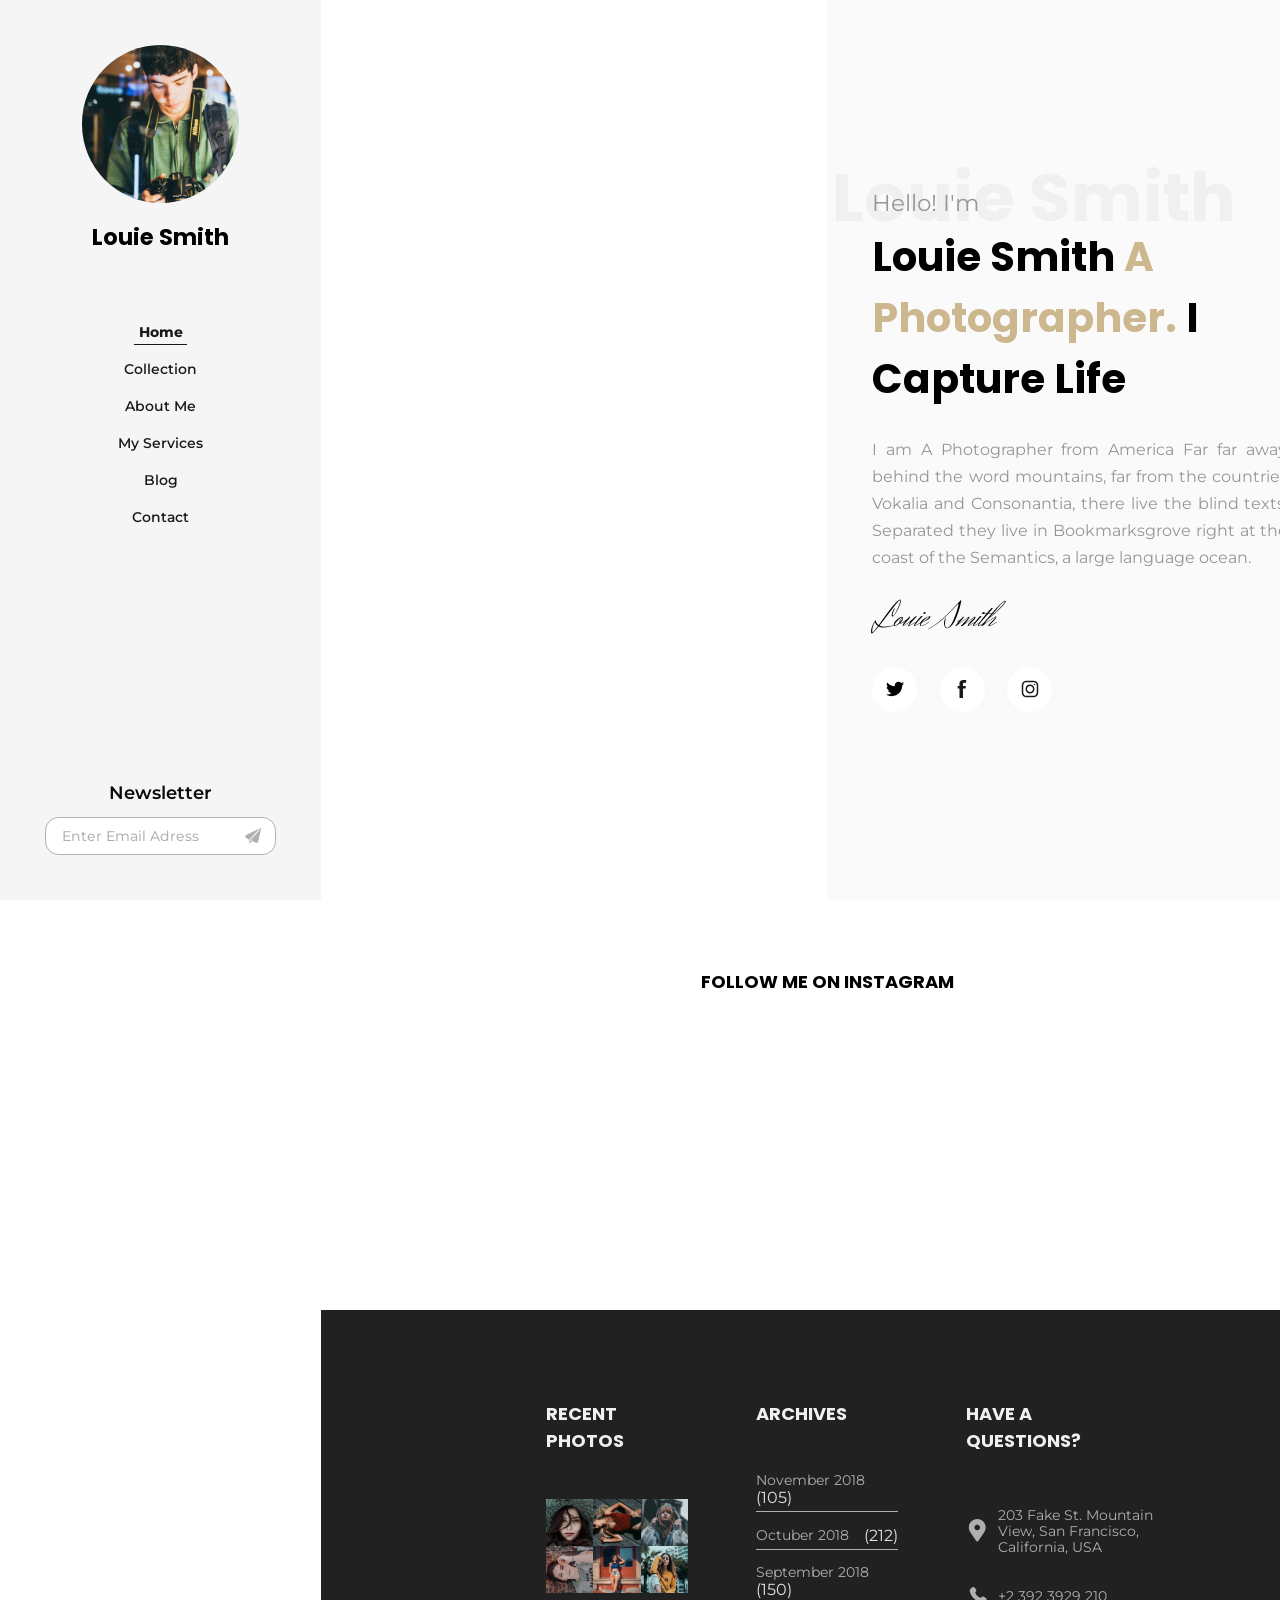
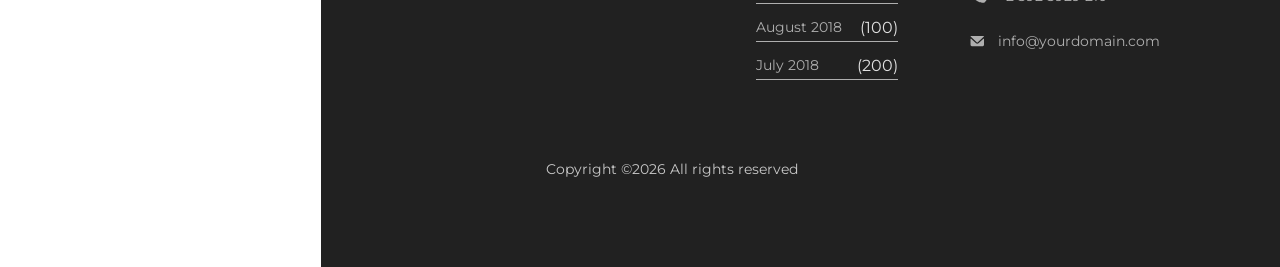
<file: index.html>
<!DOCTYPE html>
<html lang="en">

<head>
    <meta charset="UTF-8">
    <meta name="viewport" content="width=device-width, initial-scale=1.0">
    <title>Louie Smith</title>

    <link rel="stylesheet" href="style.css">

    <link rel="preconnect" href="https://fonts.googleapis.com">
    <link rel="preconnect" href="https://fonts.gstatic.com" crossorigin>
    <link
        href="https://fonts.googleapis.com/css2?family=Herr+Von+Muellerhoff&family=Inter:ital,opsz,wght@0,14..32,100..900;1,14..32,100..900&family=Montserrat:ital,wght@0,100..900;1,100..900&family=Playfair+Display:ital,wght@0,400..900;1,400..900&family=Roboto+Mono:ital,wght@0,100..700;1,100..700&family=Roboto:ital,wght@0,100..900;1,100..900&display=swap"
        rel="stylesheet">

    <link rel="preconnect" href="https://fonts.googleapis.com">
    <link rel="preconnect" href="https://fonts.gstatic.com" crossorigin>
    <link
        href="https://fonts.googleapis.com/css2?family=Herr+Von+Muellerhoff&family=Inter:ital,opsz,wght@0,14..32,100..900;1,14..32,100..900&family=Montserrat:ital,wght@0,100..900;1,100..900&family=Playfair+Display:ital,wght@0,400..900;1,400..900&family=Poppins:ital,wght@0,100;0,200;0,300;0,400;0,500;0,600;0,700;0,800;0,900;1,100;1,200;1,300;1,400;1,500;1,600;1,700;1,800;1,900&family=Roboto+Mono:ital,wght@0,100..700;1,100..700&family=Roboto:ital,wght@0,100..900;1,100..900&display=swap"
        rel="stylesheet">
</head>

<body>
    <nav>
        <ul>
            <li>
                <a href="">
                    <img src="img/author.jpg" alt="">
                </a>
            </li>
            <li>
                <a href="">
                    <h1>
                        Louie Smith
                    </h1>
                </a>
            </li>
        </ul>

        <ul>
            <li>
                <a href="index.html">
                    <h3 id="currentPage">
                        Home
                    </h3>
                </a>
            </li>
            <li>
                <a href="collection.html">
                    <h3>
                        Collection
                    </h3>
                </a>
            </li>
            <li>
                <a href="about.html">
                    <h3>
                        About Me
                    </h3>
                </a>
            </li>
            <li>
                <a href="services.html">
                    <h3>
                        My Services
                    </h3>
                </a>
            </li>
            <li>
                <a href="blog.html">
                    <h3>
                        Blog
                    </h3>
                </a>
            </li>
            <li>
                <a href="contact.html">
                    <h3>
                        Contact
                    </h3>
                </a>
            </li>
        </ul>

        <ul>
            <li>
                <a href="">
                    <h2>
                        Newsletter
                    </h2>
                </a>
            </li>
            <li>
                <form>
                    <input type="email" placeholder="Enter Email Adress" required>
                    <button>
                        <svg version="1.1" id="Uploaded to svgrepo.com" xmlns="http://www.w3.org/2000/svg"
                            xmlns:xlink="http://www.w3.org/1999/xlink" width="800px" height="800px" viewBox="0 0 32 32"
                            xml:space="preserve">
                            <path d="M10.774,23.619l-1.625,5.691C9.06,29.164,9,28.992,9,28.794v-5.57l13.09-12.793L10.774,23.619z
	 M10.017,29.786c0.243-0.002,0.489-0.084,0.69-0.285l3.638-3.639l-2.772-1.386L10.017,29.786z M28.835,2.009L3.802,14.326
	c-2.226,1.095-2.236,4.266-0.017,5.375l4.89,2.445L27.464,3.79c0.204-0.199,0.516-0.234,0.759-0.086
	c0.326,0.2,0.396,0.644,0.147,0.935l-16.3,18.976l8.84,4.4c1.746,0.873,3.848-0.128,4.27-2.034l5.071-22.858
	C30.435,2.304,29.588,1.639,28.835,2.009z" />
                        </svg>
                    </button>
                </form>
            </li>
        </ul>
    </nav>

    <main>
        <section class="banner">
            <div>
                <figure>
                    <img src="img/author.jpg" alt="">
                    <img src="img/author-2.jpg" alt="">
                    <div>
                        <div></div>
                        <div></div>
                    </div>
                </figure>
            </div>

            <div>
                <h1>
                    Louie Smith
                </h1>

                <h2>
                    Hello! I'm
                </h2>

                <h1>
                    Louie Smith <span>A Photographer.</span> I Capture Life
                </h1>

                <h3>
                    I am A Photographer from America Far far away, behind the word mountains, far from the countries
                    Vokalia and Consonantia, there live the blind texts. Separated they live in Bookmarksgrove right at
                    the coast of the Semantics, a large language ocean.
                </h3>

                <h6>
                    Louie Smith
                </h6>

                <div>
                    <a href="">
                        <svg width="800px" height="800px" viewBox="0 -2 20 20" version="1.1"
                            xmlns="http://www.w3.org/2000/svg" xmlns:xlink="http://www.w3.org/1999/xlink">

                            <title>twitter [#154]</title>
                            <desc>Created with Sketch.</desc>
                            <defs>

                            </defs>
                            <g id="Page-1" stroke="none" stroke-width="1" fill-rule="evenodd">
                                <g id="Dribbble-Light-Preview" transform="translate(-60.000000, -7521.000000)"
                                    fill="#000000">
                                    <g id="icons" transform="translate(56.000000, 160.000000)">
                                        <path
                                            d="M10.29,7377 C17.837,7377 21.965,7370.84365 21.965,7365.50546 C21.965,7365.33021 21.965,7365.15595 21.953,7364.98267 C22.756,7364.41163 23.449,7363.70276 24,7362.8915 C23.252,7363.21837 22.457,7363.433 21.644,7363.52751 C22.5,7363.02244 23.141,7362.2289 23.448,7361.2926 C22.642,7361.76321 21.761,7362.095 20.842,7362.27321 C19.288,7360.64674 16.689,7360.56798 15.036,7362.09796 C13.971,7363.08447 13.518,7364.55538 13.849,7365.95835 C10.55,7365.79492 7.476,7364.261 5.392,7361.73762 C4.303,7363.58363 4.86,7365.94457 6.663,7367.12996 C6.01,7367.11125 5.371,7366.93797 4.8,7366.62489 L4.8,7366.67608 C4.801,7368.5989 6.178,7370.2549 8.092,7370.63591 C7.488,7370.79836 6.854,7370.82199 6.24,7370.70483 C6.777,7372.35099 8.318,7373.47829 10.073,7373.51078 C8.62,7374.63513 6.825,7375.24554 4.977,7375.24358 C4.651,7375.24259 4.325,7375.22388 4,7375.18549 C5.877,7376.37088 8.06,7377 10.29,7376.99705"
                                            id="twitter-[#154]">

                                        </path>
                                    </g>
                                </g>
                            </g>
                        </svg>
                    </a>
                    <a href="">
                        <svg fill="#000000" version="1.1" xmlns="http://www.w3.org/2000/svg"
                            xmlns:xlink="http://www.w3.org/1999/xlink" width="800px" height="800px"
                            viewBox="0 0 512 512" xml:space="preserve">

                            <g id="7935ec95c421cee6d86eb22ecd11b7e3">

                                <path style="display: inline;" d="M283.122,122.174c0,5.24,0,22.319,0,46.583h83.424l-9.045,74.367h-74.379
		c0,114.688,0,268.375,0,268.375h-98.726c0,0,0-151.653,0-268.375h-51.443v-74.367h51.443c0-29.492,0-50.463,0-56.302
		c0-27.82-2.096-41.02,9.725-62.578C205.948,28.32,239.308-0.174,297.007,0.512c57.713,0.711,82.04,6.263,82.04,6.263
		l-12.501,79.257c0,0-36.853-9.731-54.942-6.263C293.539,83.238,283.122,94.366,283.122,122.174z">

                                </path>

                            </g>

                        </svg>
                    </a>
                    <a href="">
                        <svg width="800px" height="800px" viewBox="0 0 24 24" xmlns="http://www.w3.org/2000/svg">
                            <path fill-rule="evenodd" clip-rule="evenodd"
                                d="M12 18C15.3137 18 18 15.3137 18 12C18 8.68629 15.3137 6 12 6C8.68629 6 6 8.68629 6 12C6 15.3137 8.68629 18 12 18ZM12 16C14.2091 16 16 14.2091 16 12C16 9.79086 14.2091 8 12 8C9.79086 8 8 9.79086 8 12C8 14.2091 9.79086 16 12 16Z" />
                            <path
                                d="M18 5C17.4477 5 17 5.44772 17 6C17 6.55228 17.4477 7 18 7C18.5523 7 19 6.55228 19 6C19 5.44772 18.5523 5 18 5Z" />
                            <path fill-rule="evenodd" clip-rule="evenodd"
                                d="M1.65396 4.27606C1 5.55953 1 7.23969 1 10.6V13.4C1 16.7603 1 18.4405 1.65396 19.7239C2.2292 20.8529 3.14708 21.7708 4.27606 22.346C5.55953 23 7.23969 23 10.6 23H13.4C16.7603 23 18.4405 23 19.7239 22.346C20.8529 21.7708 21.7708 20.8529 22.346 19.7239C23 18.4405 23 16.7603 23 13.4V10.6C23 7.23969 23 5.55953 22.346 4.27606C21.7708 3.14708 20.8529 2.2292 19.7239 1.65396C18.4405 1 16.7603 1 13.4 1H10.6C7.23969 1 5.55953 1 4.27606 1.65396C3.14708 2.2292 2.2292 3.14708 1.65396 4.27606ZM13.4 3H10.6C8.88684 3 7.72225 3.00156 6.82208 3.0751C5.94524 3.14674 5.49684 3.27659 5.18404 3.43597C4.43139 3.81947 3.81947 4.43139 3.43597 5.18404C3.27659 5.49684 3.14674 5.94524 3.0751 6.82208C3.00156 7.72225 3 8.88684 3 10.6V13.4C3 15.1132 3.00156 16.2777 3.0751 17.1779C3.14674 18.0548 3.27659 18.5032 3.43597 18.816C3.81947 19.5686 4.43139 20.1805 5.18404 20.564C5.49684 20.7234 5.94524 20.8533 6.82208 20.9249C7.72225 20.9984 8.88684 21 10.6 21H13.4C15.1132 21 16.2777 20.9984 17.1779 20.9249C18.0548 20.8533 18.5032 20.7234 18.816 20.564C19.5686 20.1805 20.1805 19.5686 20.564 18.816C20.7234 18.5032 20.8533 18.0548 20.9249 17.1779C20.9984 16.2777 21 15.1132 21 13.4V10.6C21 8.88684 20.9984 7.72225 20.9249 6.82208C20.8533 5.94524 20.7234 5.49684 20.564 5.18404C20.1805 4.43139 19.5686 3.81947 18.816 3.43597C18.5032 3.27659 18.0548 3.14674 17.1779 3.0751C16.2777 3.00156 15.1132 3 13.4 3Z" />
                        </svg>
                    </a>
                </div>
            </div>
        </section>

        <section class="follow">
            <h1>
                follow me on instagram
            </h1>
            <div>
                <a href="">
                    <img src="img/image_1.jpg" alt="">
                    <svg width="800px" height="800px" viewBox="0 0 24 24" xmlns="http://www.w3.org/2000/svg">
                        <path fill-rule="evenodd" clip-rule="evenodd"
                            d="M12 18C15.3137 18 18 15.3137 18 12C18 8.68629 15.3137 6 12 6C8.68629 6 6 8.68629 6 12C6 15.3137 8.68629 18 12 18ZM12 16C14.2091 16 16 14.2091 16 12C16 9.79086 14.2091 8 12 8C9.79086 8 8 9.79086 8 12C8 14.2091 9.79086 16 12 16Z" />
                        <path
                            d="M18 5C17.4477 5 17 5.44772 17 6C17 6.55228 17.4477 7 18 7C18.5523 7 19 6.55228 19 6C19 5.44772 18.5523 5 18 5Z" />
                        <path fill-rule="evenodd" clip-rule="evenodd"
                            d="M1.65396 4.27606C1 5.55953 1 7.23969 1 10.6V13.4C1 16.7603 1 18.4405 1.65396 19.7239C2.2292 20.8529 3.14708 21.7708 4.27606 22.346C5.55953 23 7.23969 23 10.6 23H13.4C16.7603 23 18.4405 23 19.7239 22.346C20.8529 21.7708 21.7708 20.8529 22.346 19.7239C23 18.4405 23 16.7603 23 13.4V10.6C23 7.23969 23 5.55953 22.346 4.27606C21.7708 3.14708 20.8529 2.2292 19.7239 1.65396C18.4405 1 16.7603 1 13.4 1H10.6C7.23969 1 5.55953 1 4.27606 1.65396C3.14708 2.2292 2.2292 3.14708 1.65396 4.27606ZM13.4 3H10.6C8.88684 3 7.72225 3.00156 6.82208 3.0751C5.94524 3.14674 5.49684 3.27659 5.18404 3.43597C4.43139 3.81947 3.81947 4.43139 3.43597 5.18404C3.27659 5.49684 3.14674 5.94524 3.0751 6.82208C3.00156 7.72225 3 8.88684 3 10.6V13.4C3 15.1132 3.00156 16.2777 3.0751 17.1779C3.14674 18.0548 3.27659 18.5032 3.43597 18.816C3.81947 19.5686 4.43139 20.1805 5.18404 20.564C5.49684 20.7234 5.94524 20.8533 6.82208 20.9249C7.72225 20.9984 8.88684 21 10.6 21H13.4C15.1132 21 16.2777 20.9984 17.1779 20.9249C18.0548 20.8533 18.5032 20.7234 18.816 20.564C19.5686 20.1805 20.1805 19.5686 20.564 18.816C20.7234 18.5032 20.8533 18.0548 20.9249 17.1779C20.9984 16.2777 21 15.1132 21 13.4V10.6C21 8.88684 20.9984 7.72225 20.9249 6.82208C20.8533 5.94524 20.7234 5.49684 20.564 5.18404C20.1805 4.43139 19.5686 3.81947 18.816 3.43597C18.5032 3.27659 18.0548 3.14674 17.1779 3.0751C16.2777 3.00156 15.1132 3 13.4 3Z" />
                    </svg>
                </a>
                <a href="">
                    <img src="img/image_2.jpg" alt="">
                    <svg width="800px" height="800px" viewBox="0 0 24 24" xmlns="http://www.w3.org/2000/svg">
                        <path fill-rule="evenodd" clip-rule="evenodd"
                            d="M12 18C15.3137 18 18 15.3137 18 12C18 8.68629 15.3137 6 12 6C8.68629 6 6 8.68629 6 12C6 15.3137 8.68629 18 12 18ZM12 16C14.2091 16 16 14.2091 16 12C16 9.79086 14.2091 8 12 8C9.79086 8 8 9.79086 8 12C8 14.2091 9.79086 16 12 16Z" />
                        <path
                            d="M18 5C17.4477 5 17 5.44772 17 6C17 6.55228 17.4477 7 18 7C18.5523 7 19 6.55228 19 6C19 5.44772 18.5523 5 18 5Z" />
                        <path fill-rule="evenodd" clip-rule="evenodd"
                            d="M1.65396 4.27606C1 5.55953 1 7.23969 1 10.6V13.4C1 16.7603 1 18.4405 1.65396 19.7239C2.2292 20.8529 3.14708 21.7708 4.27606 22.346C5.55953 23 7.23969 23 10.6 23H13.4C16.7603 23 18.4405 23 19.7239 22.346C20.8529 21.7708 21.7708 20.8529 22.346 19.7239C23 18.4405 23 16.7603 23 13.4V10.6C23 7.23969 23 5.55953 22.346 4.27606C21.7708 3.14708 20.8529 2.2292 19.7239 1.65396C18.4405 1 16.7603 1 13.4 1H10.6C7.23969 1 5.55953 1 4.27606 1.65396C3.14708 2.2292 2.2292 3.14708 1.65396 4.27606ZM13.4 3H10.6C8.88684 3 7.72225 3.00156 6.82208 3.0751C5.94524 3.14674 5.49684 3.27659 5.18404 3.43597C4.43139 3.81947 3.81947 4.43139 3.43597 5.18404C3.27659 5.49684 3.14674 5.94524 3.0751 6.82208C3.00156 7.72225 3 8.88684 3 10.6V13.4C3 15.1132 3.00156 16.2777 3.0751 17.1779C3.14674 18.0548 3.27659 18.5032 3.43597 18.816C3.81947 19.5686 4.43139 20.1805 5.18404 20.564C5.49684 20.7234 5.94524 20.8533 6.82208 20.9249C7.72225 20.9984 8.88684 21 10.6 21H13.4C15.1132 21 16.2777 20.9984 17.1779 20.9249C18.0548 20.8533 18.5032 20.7234 18.816 20.564C19.5686 20.1805 20.1805 19.5686 20.564 18.816C20.7234 18.5032 20.8533 18.0548 20.9249 17.1779C20.9984 16.2777 21 15.1132 21 13.4V10.6C21 8.88684 20.9984 7.72225 20.9249 6.82208C20.8533 5.94524 20.7234 5.49684 20.564 5.18404C20.1805 4.43139 19.5686 3.81947 18.816 3.43597C18.5032 3.27659 18.0548 3.14674 17.1779 3.0751C16.2777 3.00156 15.1132 3 13.4 3Z" />
                    </svg>
                </a>
                <a href="">
                    <img src="img/image_3.jpg" alt="">
                    <svg width="800px" height="800px" viewBox="0 0 24 24" xmlns="http://www.w3.org/2000/svg">
                        <path fill-rule="evenodd" clip-rule="evenodd"
                            d="M12 18C15.3137 18 18 15.3137 18 12C18 8.68629 15.3137 6 12 6C8.68629 6 6 8.68629 6 12C6 15.3137 8.68629 18 12 18ZM12 16C14.2091 16 16 14.2091 16 12C16 9.79086 14.2091 8 12 8C9.79086 8 8 9.79086 8 12C8 14.2091 9.79086 16 12 16Z" />
                        <path
                            d="M18 5C17.4477 5 17 5.44772 17 6C17 6.55228 17.4477 7 18 7C18.5523 7 19 6.55228 19 6C19 5.44772 18.5523 5 18 5Z" />
                        <path fill-rule="evenodd" clip-rule="evenodd"
                            d="M1.65396 4.27606C1 5.55953 1 7.23969 1 10.6V13.4C1 16.7603 1 18.4405 1.65396 19.7239C2.2292 20.8529 3.14708 21.7708 4.27606 22.346C5.55953 23 7.23969 23 10.6 23H13.4C16.7603 23 18.4405 23 19.7239 22.346C20.8529 21.7708 21.7708 20.8529 22.346 19.7239C23 18.4405 23 16.7603 23 13.4V10.6C23 7.23969 23 5.55953 22.346 4.27606C21.7708 3.14708 20.8529 2.2292 19.7239 1.65396C18.4405 1 16.7603 1 13.4 1H10.6C7.23969 1 5.55953 1 4.27606 1.65396C3.14708 2.2292 2.2292 3.14708 1.65396 4.27606ZM13.4 3H10.6C8.88684 3 7.72225 3.00156 6.82208 3.0751C5.94524 3.14674 5.49684 3.27659 5.18404 3.43597C4.43139 3.81947 3.81947 4.43139 3.43597 5.18404C3.27659 5.49684 3.14674 5.94524 3.0751 6.82208C3.00156 7.72225 3 8.88684 3 10.6V13.4C3 15.1132 3.00156 16.2777 3.0751 17.1779C3.14674 18.0548 3.27659 18.5032 3.43597 18.816C3.81947 19.5686 4.43139 20.1805 5.18404 20.564C5.49684 20.7234 5.94524 20.8533 6.82208 20.9249C7.72225 20.9984 8.88684 21 10.6 21H13.4C15.1132 21 16.2777 20.9984 17.1779 20.9249C18.0548 20.8533 18.5032 20.7234 18.816 20.564C19.5686 20.1805 20.1805 19.5686 20.564 18.816C20.7234 18.5032 20.8533 18.0548 20.9249 17.1779C20.9984 16.2777 21 15.1132 21 13.4V10.6C21 8.88684 20.9984 7.72225 20.9249 6.82208C20.8533 5.94524 20.7234 5.49684 20.564 5.18404C20.1805 4.43139 19.5686 3.81947 18.816 3.43597C18.5032 3.27659 18.0548 3.14674 17.1779 3.0751C16.2777 3.00156 15.1132 3 13.4 3Z" />
                    </svg>
                </a>
                <a href="">
                    <img src="img/image_4.jpg" alt="">
                    <svg width="800px" height="800px" viewBox="0 0 24 24" xmlns="http://www.w3.org/2000/svg">
                        <path fill-rule="evenodd" clip-rule="evenodd"
                            d="M12 18C15.3137 18 18 15.3137 18 12C18 8.68629 15.3137 6 12 6C8.68629 6 6 8.68629 6 12C6 15.3137 8.68629 18 12 18ZM12 16C14.2091 16 16 14.2091 16 12C16 9.79086 14.2091 8 12 8C9.79086 8 8 9.79086 8 12C8 14.2091 9.79086 16 12 16Z" />
                        <path
                            d="M18 5C17.4477 5 17 5.44772 17 6C17 6.55228 17.4477 7 18 7C18.5523 7 19 6.55228 19 6C19 5.44772 18.5523 5 18 5Z" />
                        <path fill-rule="evenodd" clip-rule="evenodd"
                            d="M1.65396 4.27606C1 5.55953 1 7.23969 1 10.6V13.4C1 16.7603 1 18.4405 1.65396 19.7239C2.2292 20.8529 3.14708 21.7708 4.27606 22.346C5.55953 23 7.23969 23 10.6 23H13.4C16.7603 23 18.4405 23 19.7239 22.346C20.8529 21.7708 21.7708 20.8529 22.346 19.7239C23 18.4405 23 16.7603 23 13.4V10.6C23 7.23969 23 5.55953 22.346 4.27606C21.7708 3.14708 20.8529 2.2292 19.7239 1.65396C18.4405 1 16.7603 1 13.4 1H10.6C7.23969 1 5.55953 1 4.27606 1.65396C3.14708 2.2292 2.2292 3.14708 1.65396 4.27606ZM13.4 3H10.6C8.88684 3 7.72225 3.00156 6.82208 3.0751C5.94524 3.14674 5.49684 3.27659 5.18404 3.43597C4.43139 3.81947 3.81947 4.43139 3.43597 5.18404C3.27659 5.49684 3.14674 5.94524 3.0751 6.82208C3.00156 7.72225 3 8.88684 3 10.6V13.4C3 15.1132 3.00156 16.2777 3.0751 17.1779C3.14674 18.0548 3.27659 18.5032 3.43597 18.816C3.81947 19.5686 4.43139 20.1805 5.18404 20.564C5.49684 20.7234 5.94524 20.8533 6.82208 20.9249C7.72225 20.9984 8.88684 21 10.6 21H13.4C15.1132 21 16.2777 20.9984 17.1779 20.9249C18.0548 20.8533 18.5032 20.7234 18.816 20.564C19.5686 20.1805 20.1805 19.5686 20.564 18.816C20.7234 18.5032 20.8533 18.0548 20.9249 17.1779C20.9984 16.2777 21 15.1132 21 13.4V10.6C21 8.88684 20.9984 7.72225 20.9249 6.82208C20.8533 5.94524 20.7234 5.49684 20.564 5.18404C20.1805 4.43139 19.5686 3.81947 18.816 3.43597C18.5032 3.27659 18.0548 3.14674 17.1779 3.0751C16.2777 3.00156 15.1132 3 13.4 3Z" />
                    </svg>
                </a>
                <a href="">
                    <img src="img/image_5.jpg" alt="">
                    <svg width="800px" height="800px" viewBox="0 0 24 24" xmlns="http://www.w3.org/2000/svg">
                        <path fill-rule="evenodd" clip-rule="evenodd"
                            d="M12 18C15.3137 18 18 15.3137 18 12C18 8.68629 15.3137 6 12 6C8.68629 6 6 8.68629 6 12C6 15.3137 8.68629 18 12 18ZM12 16C14.2091 16 16 14.2091 16 12C16 9.79086 14.2091 8 12 8C9.79086 8 8 9.79086 8 12C8 14.2091 9.79086 16 12 16Z" />
                        <path
                            d="M18 5C17.4477 5 17 5.44772 17 6C17 6.55228 17.4477 7 18 7C18.5523 7 19 6.55228 19 6C19 5.44772 18.5523 5 18 5Z" />
                        <path fill-rule="evenodd" clip-rule="evenodd"
                            d="M1.65396 4.27606C1 5.55953 1 7.23969 1 10.6V13.4C1 16.7603 1 18.4405 1.65396 19.7239C2.2292 20.8529 3.14708 21.7708 4.27606 22.346C5.55953 23 7.23969 23 10.6 23H13.4C16.7603 23 18.4405 23 19.7239 22.346C20.8529 21.7708 21.7708 20.8529 22.346 19.7239C23 18.4405 23 16.7603 23 13.4V10.6C23 7.23969 23 5.55953 22.346 4.27606C21.7708 3.14708 20.8529 2.2292 19.7239 1.65396C18.4405 1 16.7603 1 13.4 1H10.6C7.23969 1 5.55953 1 4.27606 1.65396C3.14708 2.2292 2.2292 3.14708 1.65396 4.27606ZM13.4 3H10.6C8.88684 3 7.72225 3.00156 6.82208 3.0751C5.94524 3.14674 5.49684 3.27659 5.18404 3.43597C4.43139 3.81947 3.81947 4.43139 3.43597 5.18404C3.27659 5.49684 3.14674 5.94524 3.0751 6.82208C3.00156 7.72225 3 8.88684 3 10.6V13.4C3 15.1132 3.00156 16.2777 3.0751 17.1779C3.14674 18.0548 3.27659 18.5032 3.43597 18.816C3.81947 19.5686 4.43139 20.1805 5.18404 20.564C5.49684 20.7234 5.94524 20.8533 6.82208 20.9249C7.72225 20.9984 8.88684 21 10.6 21H13.4C15.1132 21 16.2777 20.9984 17.1779 20.9249C18.0548 20.8533 18.5032 20.7234 18.816 20.564C19.5686 20.1805 20.1805 19.5686 20.564 18.816C20.7234 18.5032 20.8533 18.0548 20.9249 17.1779C20.9984 16.2777 21 15.1132 21 13.4V10.6C21 8.88684 20.9984 7.72225 20.9249 6.82208C20.8533 5.94524 20.7234 5.49684 20.564 5.18404C20.1805 4.43139 19.5686 3.81947 18.816 3.43597C18.5032 3.27659 18.0548 3.14674 17.1779 3.0751C16.2777 3.00156 15.1132 3 13.4 3Z" />
                    </svg>
                </a>
            </div>
        </section>

        <footer>
            <div>
                <h1>
                    Recent Photos
                </h1>
                <div>
                    <img src="img/image_1.jpg" alt="">
                    <img src="img/image_2.jpg" alt="">
                    <img src="img/image_3.jpg" alt="">
                    <img src="img/image_4.jpg" alt="">
                    <img src="img/image_5.jpg" alt="">
                    <img src="img/image_6.jpg" alt="">
                </div>
            </div>

            <div>
                <h1>
                    Archives
                </h1>

                <div>
                    <dl>
                        <dt>
                            <h2>November 2018</h2>
                        </dt>
                        <dd>
                            <h3>(105)</h3>
                        </dd>
                    </dl>
                    <dl>
                        <dt>
                            <h2>Octuber 2018</h2>
                        </dt>
                        <dd>
                            <h3>(212)</h3>
                        </dd>
                    </dl>
                    <dl>
                        <dt>
                            <h2>September 2018</h2>
                        </dt>
                        <dd>
                            <h3>(150)</h3>
                        </dd>
                    </dl>
                    <dl>
                        <dt>
                            <h2>August 2018</h2>
                        </dt>
                        <dd>
                            <h3>(100)</h3>
                        </dd>
                    </dl>
                    <dl>
                        <dt>
                            <h2>July 2018</h2>
                        </dt>
                        <dd>
                            <h3>(200)</h3>
                        </dd>
                    </dl>
                </div>
            </div>

            <div>
                <h1>
                    Have a Questions?
                </h1>

                <div>
                    <dl>
                        <dt>
                            <svg version="1.0" id="Layer_1" xmlns="http://www.w3.org/2000/svg"
                                xmlns:xlink="http://www.w3.org/1999/xlink" width="800px" height="800px"
                                viewBox="0 0 64 64" enable-background="new 0 0 64 64" xml:space="preserve">
                                <path d="M32,0C18.746,0,8,10.746,8,24c0,5.219,1.711,10.008,4.555,13.93c0.051,0.094,0.059,0.199,0.117,0.289l16,24
	C29.414,63.332,30.664,64,32,64s2.586-0.668,3.328-1.781l16-24c0.059-0.09,0.066-0.195,0.117-0.289C54.289,34.008,56,29.219,56,24
	C56,10.746,45.254,0,32,0z M32,32c-4.418,0-8-3.582-8-8s3.582-8,8-8s8,3.582,8,8S36.418,32,32,32z" />
                            </svg>
                        </dt>
                        <dd>
                            <h2>203 Fake St. Mountain View, San Francisco, California, USA</h2>
                        </dd>
                    </dl>
                    <dl>
                        <dt>
                            <svg width="800px" height="800px" viewBox="0 0 24 24" xmlns="http://www.w3.org/2000/svg">
                                <path
                                    d="M16.5562 12.9062L16.1007 13.359C16.1007 13.359 15.0181 14.4355 12.0631 11.4972C9.10812 8.55901 10.1907 7.48257 10.1907 7.48257L10.4775 7.19738C11.1841 6.49484 11.2507 5.36691 10.6342 4.54348L9.37326 2.85908C8.61028 1.83992 7.13596 1.70529 6.26145 2.57483L4.69185 4.13552C4.25823 4.56668 3.96765 5.12559 4.00289 5.74561C4.09304 7.33182 4.81071 10.7447 8.81536 14.7266C13.0621 18.9492 17.0468 19.117 18.6763 18.9651C19.1917 18.9171 19.6399 18.6546 20.0011 18.2954L21.4217 16.883C22.3806 15.9295 22.1102 14.2949 20.8833 13.628L18.9728 12.5894C18.1672 12.1515 17.1858 12.2801 16.5562 12.9062Z" />
                            </svg>
                        </dt>
                        <dd>
                            <h2>+2 392 3929 210</h2>
                        </dd>
                    </dl>
                    <dl>
                        <dt>
                            <svg xmlns="http://www.w3.org/2000/svg" width="100" height="100" viewBox="0 0 100 100"
                                xml:space="preserve">

                                <g>
                                    <g>
                                        <path
                                            d="M48.7,55c0.8,0.7,1.9,0.7,2.7,0l28.3-26.2c0.5-1,0.4-2.6-1.6-2.6l-56,0.1c-1.5,0-2.7,1.4-1.6,2.6L48.7,55z" />
                                    </g>
                                    <g>
                                        <path d="M80,40c0-1.3-1.6-2-2.5-1.1l-22,20.4c-1.5,1.4-3.4,2.1-5.4,2.1s-3.9-0.7-5.4-2.1L22.6,38.9
			c-1-0.9-2.5-0.2-2.5,1.1c0,7.9,0,26,0,26c0,3.3,2.7,6,6,6h48c3.3,0,6-2.7,6-6C80,66,80,48,80,40z" />
                                    </g>
                                </g>
                            </svg>
                        </dt>
                        <dd>
                            <h2>info@yourdomain.com</h2>
                        </dd>
                    </dl>
                </div>
            </div>
            <div>
                <h2>Copyright ©2026 All rights reserved</a></h2>
            </div>
        </footer>
    </main>
</body>

</html>
</file>
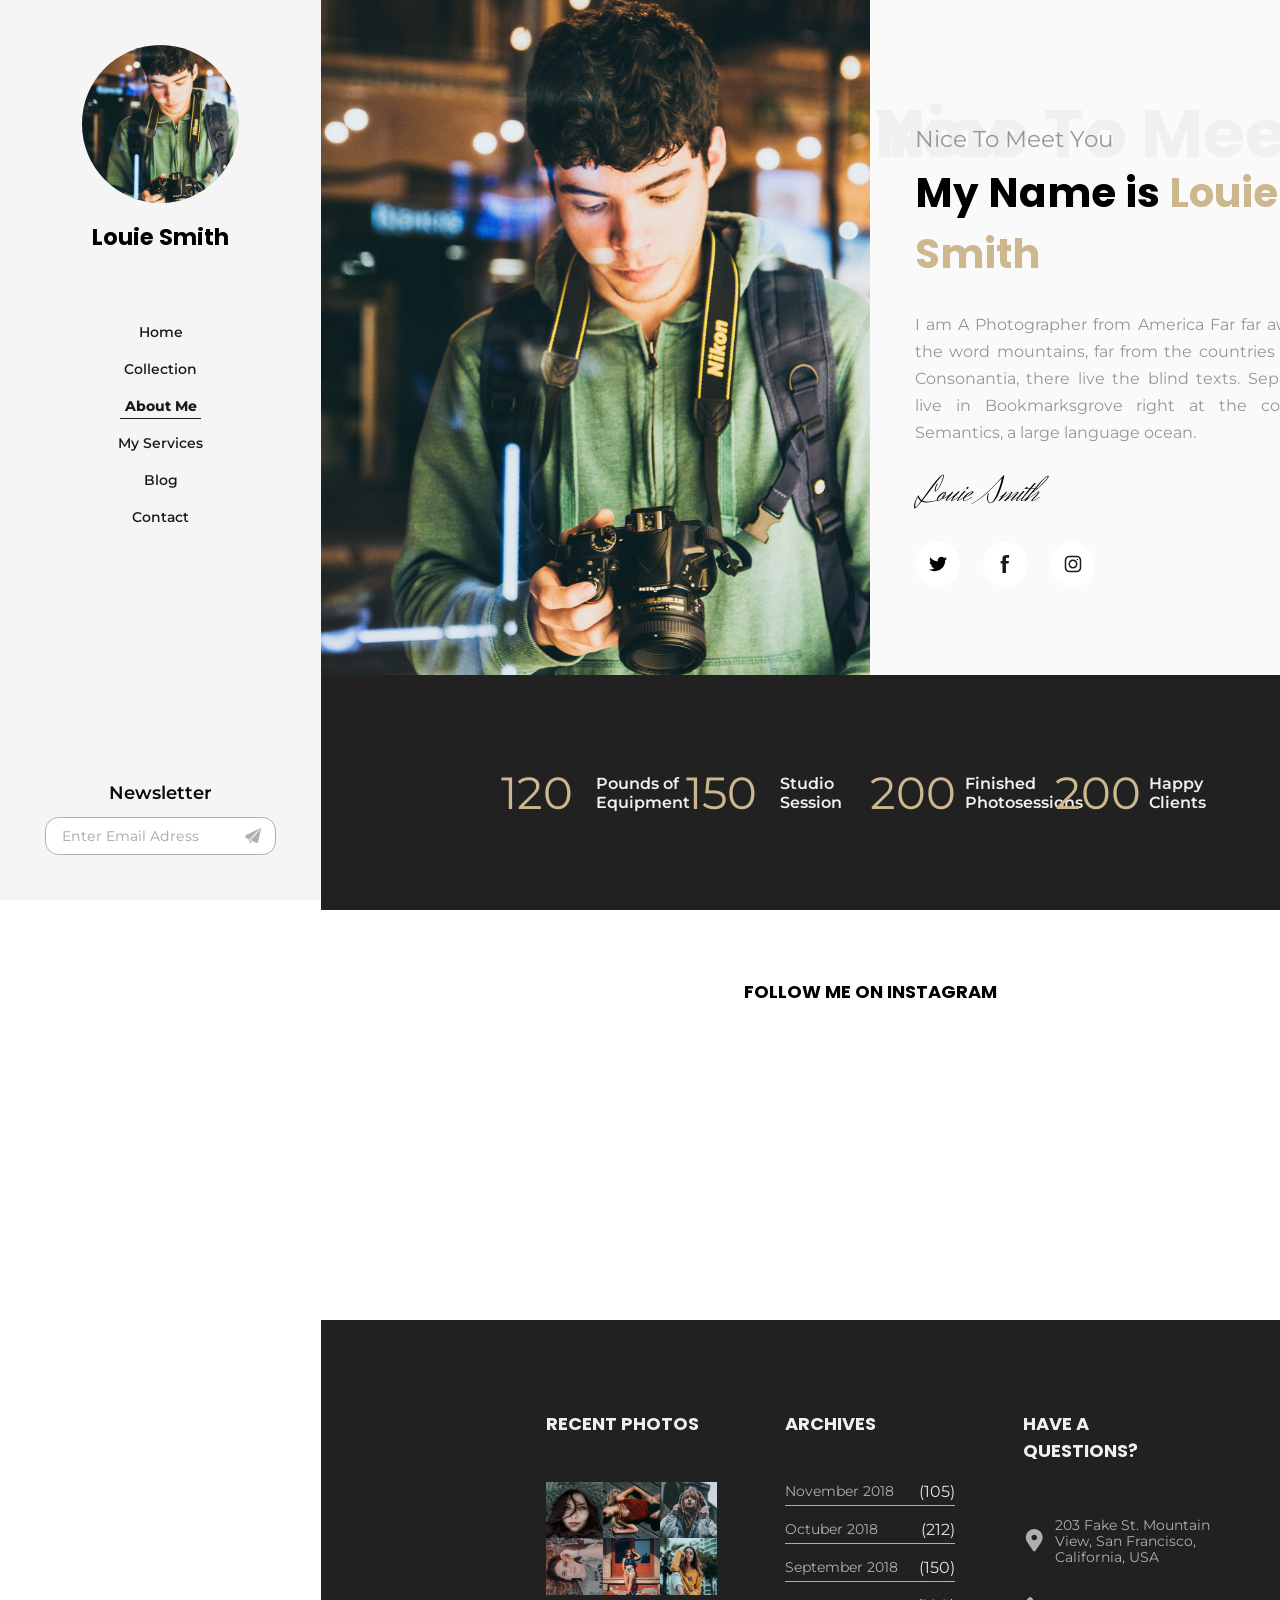
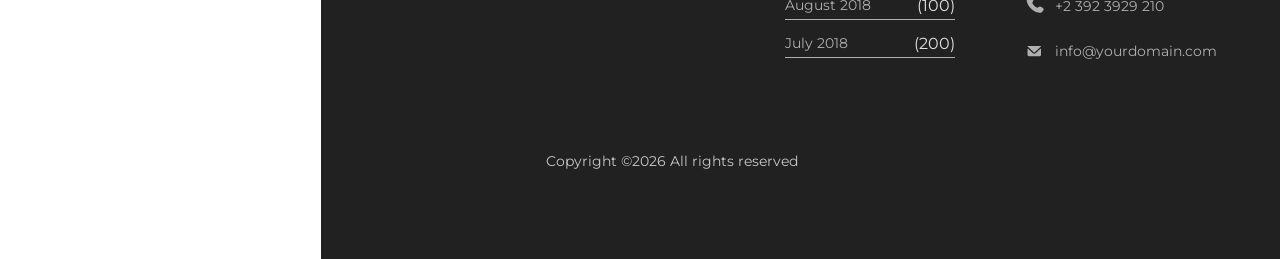
<file: about.html>
<!DOCTYPE html>
<html lang="en">

<head>
    <meta charset="UTF-8">
    <meta name="viewport" content="width=device-width, initial-scale=1.0">
    <title>Louie Smith</title>

    <link rel="stylesheet" href="style.css">

    <link rel="preconnect" href="https://fonts.googleapis.com">
    <link rel="preconnect" href="https://fonts.gstatic.com" crossorigin>
    <link
        href="https://fonts.googleapis.com/css2?family=Herr+Von+Muellerhoff&family=Inter:ital,opsz,wght@0,14..32,100..900;1,14..32,100..900&family=Montserrat:ital,wght@0,100..900;1,100..900&family=Playfair+Display:ital,wght@0,400..900;1,400..900&family=Roboto+Mono:ital,wght@0,100..700;1,100..700&family=Roboto:ital,wght@0,100..900;1,100..900&display=swap"
        rel="stylesheet">

    <link rel="preconnect" href="https://fonts.googleapis.com">
    <link rel="preconnect" href="https://fonts.gstatic.com" crossorigin>
    <link
        href="https://fonts.googleapis.com/css2?family=Herr+Von+Muellerhoff&family=Inter:ital,opsz,wght@0,14..32,100..900;1,14..32,100..900&family=Montserrat:ital,wght@0,100..900;1,100..900&family=Playfair+Display:ital,wght@0,400..900;1,400..900&family=Poppins:ital,wght@0,100;0,200;0,300;0,400;0,500;0,600;0,700;0,800;0,900;1,100;1,200;1,300;1,400;1,500;1,600;1,700;1,800;1,900&family=Roboto+Mono:ital,wght@0,100..700;1,100..700&family=Roboto:ital,wght@0,100..900;1,100..900&display=swap"
        rel="stylesheet">
</head>

<body>
    <nav>
        <ul>
            <li>
                <a href="">
                    <img src="img/author.jpg" alt="">
                </a>
            </li>
            <li>
                <a href="">
                    <h1>
                        Louie Smith
                    </h1>
                </a>
            </li>
        </ul>

        <ul>
            <li>
                <a href="index.html">
                    <h3>
                        Home
                    </h3>
                </a>
            </li>
            <li>
                <a href="collection.html">
                    <h3>
                        Collection
                    </h3>
                </a>
            </li>
            <li>
                <a href="about.html">
                    <h3 id="currentPage">
                        About Me
                    </h3>
                </a>
            </li>
            <li>
                <a href="services.html">
                    <h3>
                        My Services
                    </h3>
                </a>
            </li>
            <li>
                <a href="blog.html">
                    <h3>
                        Blog
                    </h3>
                </a>
            </li>
            <li>
                <a href="contact.html">
                    <h3>
                        Contact
                    </h3>
                </a>
            </li>
        </ul>

        <ul>
            <li>
                <a href="">
                    <h2>
                        Newsletter
                    </h2>
                </a>
            </li>
            <li>
                <form>
                    <input type="email" placeholder="Enter Email Adress" required>
                    <button>
                        <svg version="1.1" id="Uploaded to svgrepo.com" xmlns="http://www.w3.org/2000/svg"
                            xmlns:xlink="http://www.w3.org/1999/xlink" width="800px" height="800px" viewBox="0 0 32 32"
                            xml:space="preserve">
                            <path d="M10.774,23.619l-1.625,5.691C9.06,29.164,9,28.992,9,28.794v-5.57l13.09-12.793L10.774,23.619z
	 M10.017,29.786c0.243-0.002,0.489-0.084,0.69-0.285l3.638-3.639l-2.772-1.386L10.017,29.786z M28.835,2.009L3.802,14.326
	c-2.226,1.095-2.236,4.266-0.017,5.375l4.89,2.445L27.464,3.79c0.204-0.199,0.516-0.234,0.759-0.086
	c0.326,0.2,0.396,0.644,0.147,0.935l-16.3,18.976l8.84,4.4c1.746,0.873,3.848-0.128,4.27-2.034l5.071-22.858
	C30.435,2.304,29.588,1.639,28.835,2.009z" />
                        </svg>
                    </button>
                </form>
            </li>
        </ul>
    </nav>

    <main>
        <section class="bannerVariant3">
            <div>
                <figure>
                    <img src="img/author.jpg" alt="">
                </figure>
            </div>

            <div>
                <h1>
                    Nice To Meet You
                </h1>

                <h2>
                    Nice To Meet You
                </h2>

                <h1>
                    My Name is <span>Louie Smith</span>
                </h1>

                <h3>
                    I am A Photographer from America Far far away, behind the word mountains, far from the countries
                    Vokalia and Consonantia, there live the blind texts. Separated they live in Bookmarksgrove right at
                    the coast of the Semantics, a large language ocean.
                </h3>

                <h6>
                    Louie Smith
                </h6>

                <div>
                    <a href="">
                        <svg width="800px" height="800px" viewBox="0 -2 20 20" version="1.1"
                            xmlns="http://www.w3.org/2000/svg" xmlns:xlink="http://www.w3.org/1999/xlink">

                            <title>twitter [#154]</title>
                            <desc>Created with Sketch.</desc>
                            <defs>

                            </defs>
                            <g id="Page-1" stroke="none" stroke-width="1" fill-rule="evenodd">
                                <g id="Dribbble-Light-Preview" transform="translate(-60.000000, -7521.000000)"
                                    fill="#000000">
                                    <g id="icons" transform="translate(56.000000, 160.000000)">
                                        <path
                                            d="M10.29,7377 C17.837,7377 21.965,7370.84365 21.965,7365.50546 C21.965,7365.33021 21.965,7365.15595 21.953,7364.98267 C22.756,7364.41163 23.449,7363.70276 24,7362.8915 C23.252,7363.21837 22.457,7363.433 21.644,7363.52751 C22.5,7363.02244 23.141,7362.2289 23.448,7361.2926 C22.642,7361.76321 21.761,7362.095 20.842,7362.27321 C19.288,7360.64674 16.689,7360.56798 15.036,7362.09796 C13.971,7363.08447 13.518,7364.55538 13.849,7365.95835 C10.55,7365.79492 7.476,7364.261 5.392,7361.73762 C4.303,7363.58363 4.86,7365.94457 6.663,7367.12996 C6.01,7367.11125 5.371,7366.93797 4.8,7366.62489 L4.8,7366.67608 C4.801,7368.5989 6.178,7370.2549 8.092,7370.63591 C7.488,7370.79836 6.854,7370.82199 6.24,7370.70483 C6.777,7372.35099 8.318,7373.47829 10.073,7373.51078 C8.62,7374.63513 6.825,7375.24554 4.977,7375.24358 C4.651,7375.24259 4.325,7375.22388 4,7375.18549 C5.877,7376.37088 8.06,7377 10.29,7376.99705"
                                            id="twitter-[#154]">

                                        </path>
                                    </g>
                                </g>
                            </g>
                        </svg>
                    </a>
                    <a href="">
                        <svg fill="#000000" version="1.1" xmlns="http://www.w3.org/2000/svg"
                            xmlns:xlink="http://www.w3.org/1999/xlink" width="800px" height="800px"
                            viewBox="0 0 512 512" xml:space="preserve">

                            <g id="7935ec95c421cee6d86eb22ecd11b7e3">

                                <path style="display: inline;" d="M283.122,122.174c0,5.24,0,22.319,0,46.583h83.424l-9.045,74.367h-74.379
		c0,114.688,0,268.375,0,268.375h-98.726c0,0,0-151.653,0-268.375h-51.443v-74.367h51.443c0-29.492,0-50.463,0-56.302
		c0-27.82-2.096-41.02,9.725-62.578C205.948,28.32,239.308-0.174,297.007,0.512c57.713,0.711,82.04,6.263,82.04,6.263
		l-12.501,79.257c0,0-36.853-9.731-54.942-6.263C293.539,83.238,283.122,94.366,283.122,122.174z">

                                </path>

                            </g>

                        </svg>
                    </a>
                    <a href="">
                        <svg width="800px" height="800px" viewBox="0 0 24 24" xmlns="http://www.w3.org/2000/svg">
                            <path fill-rule="evenodd" clip-rule="evenodd"
                                d="M12 18C15.3137 18 18 15.3137 18 12C18 8.68629 15.3137 6 12 6C8.68629 6 6 8.68629 6 12C6 15.3137 8.68629 18 12 18ZM12 16C14.2091 16 16 14.2091 16 12C16 9.79086 14.2091 8 12 8C9.79086 8 8 9.79086 8 12C8 14.2091 9.79086 16 12 16Z" />
                            <path
                                d="M18 5C17.4477 5 17 5.44772 17 6C17 6.55228 17.4477 7 18 7C18.5523 7 19 6.55228 19 6C19 5.44772 18.5523 5 18 5Z" />
                            <path fill-rule="evenodd" clip-rule="evenodd"
                                d="M1.65396 4.27606C1 5.55953 1 7.23969 1 10.6V13.4C1 16.7603 1 18.4405 1.65396 19.7239C2.2292 20.8529 3.14708 21.7708 4.27606 22.346C5.55953 23 7.23969 23 10.6 23H13.4C16.7603 23 18.4405 23 19.7239 22.346C20.8529 21.7708 21.7708 20.8529 22.346 19.7239C23 18.4405 23 16.7603 23 13.4V10.6C23 7.23969 23 5.55953 22.346 4.27606C21.7708 3.14708 20.8529 2.2292 19.7239 1.65396C18.4405 1 16.7603 1 13.4 1H10.6C7.23969 1 5.55953 1 4.27606 1.65396C3.14708 2.2292 2.2292 3.14708 1.65396 4.27606ZM13.4 3H10.6C8.88684 3 7.72225 3.00156 6.82208 3.0751C5.94524 3.14674 5.49684 3.27659 5.18404 3.43597C4.43139 3.81947 3.81947 4.43139 3.43597 5.18404C3.27659 5.49684 3.14674 5.94524 3.0751 6.82208C3.00156 7.72225 3 8.88684 3 10.6V13.4C3 15.1132 3.00156 16.2777 3.0751 17.1779C3.14674 18.0548 3.27659 18.5032 3.43597 18.816C3.81947 19.5686 4.43139 20.1805 5.18404 20.564C5.49684 20.7234 5.94524 20.8533 6.82208 20.9249C7.72225 20.9984 8.88684 21 10.6 21H13.4C15.1132 21 16.2777 20.9984 17.1779 20.9249C18.0548 20.8533 18.5032 20.7234 18.816 20.564C19.5686 20.1805 20.1805 19.5686 20.564 18.816C20.7234 18.5032 20.8533 18.0548 20.9249 17.1779C20.9984 16.2777 21 15.1132 21 13.4V10.6C21 8.88684 20.9984 7.72225 20.9249 6.82208C20.8533 5.94524 20.7234 5.49684 20.564 5.18404C20.1805 4.43139 19.5686 3.81947 18.816 3.43597C18.5032 3.27659 18.0548 3.14674 17.1779 3.0751C16.2777 3.00156 15.1132 3 13.4 3Z" />
                        </svg>
                    </a>
                </div>
            </div>
        </section>

        <section class="numbers">
            <div>
                <div class="container-contador">
                    <span class="numero-animado1"></span>
                </div>
                <h2>
                    Pounds of Equipment
                </h2>
            </div>

            <div>
                <div class="container-contador">
                    <span class="numero-animado2"></span>
                </div>
                <h2>
                    Studio Session
                </h2>
            </div>

            <div>
                <div class="container-contador">
                    <span class="numero-animado3"></span>
                </div>
                <h2>
                    Finished Photosessions
                </h2>
            </div>

            <div>
                <div class="container-contador">
                    <span class="numero-animado4"></span>
                </div>
                <h2>
                    Happy Clients
                </h2>
            </div>
        </section>

        <section class="follow">
            <h1>
                follow me on instagram
            </h1>
            <div>
                <a href="">
                    <img src="img/image_1.jpg" alt="">
                    <svg width="800px" height="800px" viewBox="0 0 24 24" xmlns="http://www.w3.org/2000/svg">
                        <path fill-rule="evenodd" clip-rule="evenodd"
                            d="M12 18C15.3137 18 18 15.3137 18 12C18 8.68629 15.3137 6 12 6C8.68629 6 6 8.68629 6 12C6 15.3137 8.68629 18 12 18ZM12 16C14.2091 16 16 14.2091 16 12C16 9.79086 14.2091 8 12 8C9.79086 8 8 9.79086 8 12C8 14.2091 9.79086 16 12 16Z" />
                        <path
                            d="M18 5C17.4477 5 17 5.44772 17 6C17 6.55228 17.4477 7 18 7C18.5523 7 19 6.55228 19 6C19 5.44772 18.5523 5 18 5Z" />
                        <path fill-rule="evenodd" clip-rule="evenodd"
                            d="M1.65396 4.27606C1 5.55953 1 7.23969 1 10.6V13.4C1 16.7603 1 18.4405 1.65396 19.7239C2.2292 20.8529 3.14708 21.7708 4.27606 22.346C5.55953 23 7.23969 23 10.6 23H13.4C16.7603 23 18.4405 23 19.7239 22.346C20.8529 21.7708 21.7708 20.8529 22.346 19.7239C23 18.4405 23 16.7603 23 13.4V10.6C23 7.23969 23 5.55953 22.346 4.27606C21.7708 3.14708 20.8529 2.2292 19.7239 1.65396C18.4405 1 16.7603 1 13.4 1H10.6C7.23969 1 5.55953 1 4.27606 1.65396C3.14708 2.2292 2.2292 3.14708 1.65396 4.27606ZM13.4 3H10.6C8.88684 3 7.72225 3.00156 6.82208 3.0751C5.94524 3.14674 5.49684 3.27659 5.18404 3.43597C4.43139 3.81947 3.81947 4.43139 3.43597 5.18404C3.27659 5.49684 3.14674 5.94524 3.0751 6.82208C3.00156 7.72225 3 8.88684 3 10.6V13.4C3 15.1132 3.00156 16.2777 3.0751 17.1779C3.14674 18.0548 3.27659 18.5032 3.43597 18.816C3.81947 19.5686 4.43139 20.1805 5.18404 20.564C5.49684 20.7234 5.94524 20.8533 6.82208 20.9249C7.72225 20.9984 8.88684 21 10.6 21H13.4C15.1132 21 16.2777 20.9984 17.1779 20.9249C18.0548 20.8533 18.5032 20.7234 18.816 20.564C19.5686 20.1805 20.1805 19.5686 20.564 18.816C20.7234 18.5032 20.8533 18.0548 20.9249 17.1779C20.9984 16.2777 21 15.1132 21 13.4V10.6C21 8.88684 20.9984 7.72225 20.9249 6.82208C20.8533 5.94524 20.7234 5.49684 20.564 5.18404C20.1805 4.43139 19.5686 3.81947 18.816 3.43597C18.5032 3.27659 18.0548 3.14674 17.1779 3.0751C16.2777 3.00156 15.1132 3 13.4 3Z" />
                    </svg>
                </a>
                <a href="">
                    <img src="img/image_2.jpg" alt="">
                    <svg width="800px" height="800px" viewBox="0 0 24 24" xmlns="http://www.w3.org/2000/svg">
                        <path fill-rule="evenodd" clip-rule="evenodd"
                            d="M12 18C15.3137 18 18 15.3137 18 12C18 8.68629 15.3137 6 12 6C8.68629 6 6 8.68629 6 12C6 15.3137 8.68629 18 12 18ZM12 16C14.2091 16 16 14.2091 16 12C16 9.79086 14.2091 8 12 8C9.79086 8 8 9.79086 8 12C8 14.2091 9.79086 16 12 16Z" />
                        <path
                            d="M18 5C17.4477 5 17 5.44772 17 6C17 6.55228 17.4477 7 18 7C18.5523 7 19 6.55228 19 6C19 5.44772 18.5523 5 18 5Z" />
                        <path fill-rule="evenodd" clip-rule="evenodd"
                            d="M1.65396 4.27606C1 5.55953 1 7.23969 1 10.6V13.4C1 16.7603 1 18.4405 1.65396 19.7239C2.2292 20.8529 3.14708 21.7708 4.27606 22.346C5.55953 23 7.23969 23 10.6 23H13.4C16.7603 23 18.4405 23 19.7239 22.346C20.8529 21.7708 21.7708 20.8529 22.346 19.7239C23 18.4405 23 16.7603 23 13.4V10.6C23 7.23969 23 5.55953 22.346 4.27606C21.7708 3.14708 20.8529 2.2292 19.7239 1.65396C18.4405 1 16.7603 1 13.4 1H10.6C7.23969 1 5.55953 1 4.27606 1.65396C3.14708 2.2292 2.2292 3.14708 1.65396 4.27606ZM13.4 3H10.6C8.88684 3 7.72225 3.00156 6.82208 3.0751C5.94524 3.14674 5.49684 3.27659 5.18404 3.43597C4.43139 3.81947 3.81947 4.43139 3.43597 5.18404C3.27659 5.49684 3.14674 5.94524 3.0751 6.82208C3.00156 7.72225 3 8.88684 3 10.6V13.4C3 15.1132 3.00156 16.2777 3.0751 17.1779C3.14674 18.0548 3.27659 18.5032 3.43597 18.816C3.81947 19.5686 4.43139 20.1805 5.18404 20.564C5.49684 20.7234 5.94524 20.8533 6.82208 20.9249C7.72225 20.9984 8.88684 21 10.6 21H13.4C15.1132 21 16.2777 20.9984 17.1779 20.9249C18.0548 20.8533 18.5032 20.7234 18.816 20.564C19.5686 20.1805 20.1805 19.5686 20.564 18.816C20.7234 18.5032 20.8533 18.0548 20.9249 17.1779C20.9984 16.2777 21 15.1132 21 13.4V10.6C21 8.88684 20.9984 7.72225 20.9249 6.82208C20.8533 5.94524 20.7234 5.49684 20.564 5.18404C20.1805 4.43139 19.5686 3.81947 18.816 3.43597C18.5032 3.27659 18.0548 3.14674 17.1779 3.0751C16.2777 3.00156 15.1132 3 13.4 3Z" />
                    </svg>
                </a>
                <a href="">
                    <img src="img/image_3.jpg" alt="">
                    <svg width="800px" height="800px" viewBox="0 0 24 24" xmlns="http://www.w3.org/2000/svg">
                        <path fill-rule="evenodd" clip-rule="evenodd"
                            d="M12 18C15.3137 18 18 15.3137 18 12C18 8.68629 15.3137 6 12 6C8.68629 6 6 8.68629 6 12C6 15.3137 8.68629 18 12 18ZM12 16C14.2091 16 16 14.2091 16 12C16 9.79086 14.2091 8 12 8C9.79086 8 8 9.79086 8 12C8 14.2091 9.79086 16 12 16Z" />
                        <path
                            d="M18 5C17.4477 5 17 5.44772 17 6C17 6.55228 17.4477 7 18 7C18.5523 7 19 6.55228 19 6C19 5.44772 18.5523 5 18 5Z" />
                        <path fill-rule="evenodd" clip-rule="evenodd"
                            d="M1.65396 4.27606C1 5.55953 1 7.23969 1 10.6V13.4C1 16.7603 1 18.4405 1.65396 19.7239C2.2292 20.8529 3.14708 21.7708 4.27606 22.346C5.55953 23 7.23969 23 10.6 23H13.4C16.7603 23 18.4405 23 19.7239 22.346C20.8529 21.7708 21.7708 20.8529 22.346 19.7239C23 18.4405 23 16.7603 23 13.4V10.6C23 7.23969 23 5.55953 22.346 4.27606C21.7708 3.14708 20.8529 2.2292 19.7239 1.65396C18.4405 1 16.7603 1 13.4 1H10.6C7.23969 1 5.55953 1 4.27606 1.65396C3.14708 2.2292 2.2292 3.14708 1.65396 4.27606ZM13.4 3H10.6C8.88684 3 7.72225 3.00156 6.82208 3.0751C5.94524 3.14674 5.49684 3.27659 5.18404 3.43597C4.43139 3.81947 3.81947 4.43139 3.43597 5.18404C3.27659 5.49684 3.14674 5.94524 3.0751 6.82208C3.00156 7.72225 3 8.88684 3 10.6V13.4C3 15.1132 3.00156 16.2777 3.0751 17.1779C3.14674 18.0548 3.27659 18.5032 3.43597 18.816C3.81947 19.5686 4.43139 20.1805 5.18404 20.564C5.49684 20.7234 5.94524 20.8533 6.82208 20.9249C7.72225 20.9984 8.88684 21 10.6 21H13.4C15.1132 21 16.2777 20.9984 17.1779 20.9249C18.0548 20.8533 18.5032 20.7234 18.816 20.564C19.5686 20.1805 20.1805 19.5686 20.564 18.816C20.7234 18.5032 20.8533 18.0548 20.9249 17.1779C20.9984 16.2777 21 15.1132 21 13.4V10.6C21 8.88684 20.9984 7.72225 20.9249 6.82208C20.8533 5.94524 20.7234 5.49684 20.564 5.18404C20.1805 4.43139 19.5686 3.81947 18.816 3.43597C18.5032 3.27659 18.0548 3.14674 17.1779 3.0751C16.2777 3.00156 15.1132 3 13.4 3Z" />
                    </svg>
                </a>
                <a href="">
                    <img src="img/image_4.jpg" alt="">
                    <svg width="800px" height="800px" viewBox="0 0 24 24" xmlns="http://www.w3.org/2000/svg">
                        <path fill-rule="evenodd" clip-rule="evenodd"
                            d="M12 18C15.3137 18 18 15.3137 18 12C18 8.68629 15.3137 6 12 6C8.68629 6 6 8.68629 6 12C6 15.3137 8.68629 18 12 18ZM12 16C14.2091 16 16 14.2091 16 12C16 9.79086 14.2091 8 12 8C9.79086 8 8 9.79086 8 12C8 14.2091 9.79086 16 12 16Z" />
                        <path
                            d="M18 5C17.4477 5 17 5.44772 17 6C17 6.55228 17.4477 7 18 7C18.5523 7 19 6.55228 19 6C19 5.44772 18.5523 5 18 5Z" />
                        <path fill-rule="evenodd" clip-rule="evenodd"
                            d="M1.65396 4.27606C1 5.55953 1 7.23969 1 10.6V13.4C1 16.7603 1 18.4405 1.65396 19.7239C2.2292 20.8529 3.14708 21.7708 4.27606 22.346C5.55953 23 7.23969 23 10.6 23H13.4C16.7603 23 18.4405 23 19.7239 22.346C20.8529 21.7708 21.7708 20.8529 22.346 19.7239C23 18.4405 23 16.7603 23 13.4V10.6C23 7.23969 23 5.55953 22.346 4.27606C21.7708 3.14708 20.8529 2.2292 19.7239 1.65396C18.4405 1 16.7603 1 13.4 1H10.6C7.23969 1 5.55953 1 4.27606 1.65396C3.14708 2.2292 2.2292 3.14708 1.65396 4.27606ZM13.4 3H10.6C8.88684 3 7.72225 3.00156 6.82208 3.0751C5.94524 3.14674 5.49684 3.27659 5.18404 3.43597C4.43139 3.81947 3.81947 4.43139 3.43597 5.18404C3.27659 5.49684 3.14674 5.94524 3.0751 6.82208C3.00156 7.72225 3 8.88684 3 10.6V13.4C3 15.1132 3.00156 16.2777 3.0751 17.1779C3.14674 18.0548 3.27659 18.5032 3.43597 18.816C3.81947 19.5686 4.43139 20.1805 5.18404 20.564C5.49684 20.7234 5.94524 20.8533 6.82208 20.9249C7.72225 20.9984 8.88684 21 10.6 21H13.4C15.1132 21 16.2777 20.9984 17.1779 20.9249C18.0548 20.8533 18.5032 20.7234 18.816 20.564C19.5686 20.1805 20.1805 19.5686 20.564 18.816C20.7234 18.5032 20.8533 18.0548 20.9249 17.1779C20.9984 16.2777 21 15.1132 21 13.4V10.6C21 8.88684 20.9984 7.72225 20.9249 6.82208C20.8533 5.94524 20.7234 5.49684 20.564 5.18404C20.1805 4.43139 19.5686 3.81947 18.816 3.43597C18.5032 3.27659 18.0548 3.14674 17.1779 3.0751C16.2777 3.00156 15.1132 3 13.4 3Z" />
                    </svg>
                </a>
                <a href="">
                    <img src="img/image_5.jpg" alt="">
                    <svg width="800px" height="800px" viewBox="0 0 24 24" xmlns="http://www.w3.org/2000/svg">
                        <path fill-rule="evenodd" clip-rule="evenodd"
                            d="M12 18C15.3137 18 18 15.3137 18 12C18 8.68629 15.3137 6 12 6C8.68629 6 6 8.68629 6 12C6 15.3137 8.68629 18 12 18ZM12 16C14.2091 16 16 14.2091 16 12C16 9.79086 14.2091 8 12 8C9.79086 8 8 9.79086 8 12C8 14.2091 9.79086 16 12 16Z" />
                        <path
                            d="M18 5C17.4477 5 17 5.44772 17 6C17 6.55228 17.4477 7 18 7C18.5523 7 19 6.55228 19 6C19 5.44772 18.5523 5 18 5Z" />
                        <path fill-rule="evenodd" clip-rule="evenodd"
                            d="M1.65396 4.27606C1 5.55953 1 7.23969 1 10.6V13.4C1 16.7603 1 18.4405 1.65396 19.7239C2.2292 20.8529 3.14708 21.7708 4.27606 22.346C5.55953 23 7.23969 23 10.6 23H13.4C16.7603 23 18.4405 23 19.7239 22.346C20.8529 21.7708 21.7708 20.8529 22.346 19.7239C23 18.4405 23 16.7603 23 13.4V10.6C23 7.23969 23 5.55953 22.346 4.27606C21.7708 3.14708 20.8529 2.2292 19.7239 1.65396C18.4405 1 16.7603 1 13.4 1H10.6C7.23969 1 5.55953 1 4.27606 1.65396C3.14708 2.2292 2.2292 3.14708 1.65396 4.27606ZM13.4 3H10.6C8.88684 3 7.72225 3.00156 6.82208 3.0751C5.94524 3.14674 5.49684 3.27659 5.18404 3.43597C4.43139 3.81947 3.81947 4.43139 3.43597 5.18404C3.27659 5.49684 3.14674 5.94524 3.0751 6.82208C3.00156 7.72225 3 8.88684 3 10.6V13.4C3 15.1132 3.00156 16.2777 3.0751 17.1779C3.14674 18.0548 3.27659 18.5032 3.43597 18.816C3.81947 19.5686 4.43139 20.1805 5.18404 20.564C5.49684 20.7234 5.94524 20.8533 6.82208 20.9249C7.72225 20.9984 8.88684 21 10.6 21H13.4C15.1132 21 16.2777 20.9984 17.1779 20.9249C18.0548 20.8533 18.5032 20.7234 18.816 20.564C19.5686 20.1805 20.1805 19.5686 20.564 18.816C20.7234 18.5032 20.8533 18.0548 20.9249 17.1779C20.9984 16.2777 21 15.1132 21 13.4V10.6C21 8.88684 20.9984 7.72225 20.9249 6.82208C20.8533 5.94524 20.7234 5.49684 20.564 5.18404C20.1805 4.43139 19.5686 3.81947 18.816 3.43597C18.5032 3.27659 18.0548 3.14674 17.1779 3.0751C16.2777 3.00156 15.1132 3 13.4 3Z" />
                    </svg>
                </a>
            </div>
        </section>

        <footer>
            <div>
                <h1>
                    Recent Photos
                </h1>
                <div>
                    <img src="img/image_1.jpg" alt="">
                    <img src="img/image_2.jpg" alt="">
                    <img src="img/image_3.jpg" alt="">
                    <img src="img/image_4.jpg" alt="">
                    <img src="img/image_5.jpg" alt="">
                    <img src="img/image_6.jpg" alt="">
                </div>
            </div>

            <div>
                <h1>
                    Archives
                </h1>

                <div>
                    <dl>
                        <dt>
                            <h2>November 2018</h2>
                        </dt>
                        <dd>
                            <h3>(105)</h3>
                        </dd>
                    </dl>
                    <dl>
                        <dt>
                            <h2>Octuber 2018</h2>
                        </dt>
                        <dd>
                            <h3>(212)</h3>
                        </dd>
                    </dl>
                    <dl>
                        <dt>
                            <h2>September 2018</h2>
                        </dt>
                        <dd>
                            <h3>(150)</h3>
                        </dd>
                    </dl>
                    <dl>
                        <dt>
                            <h2>August 2018</h2>
                        </dt>
                        <dd>
                            <h3>(100)</h3>
                        </dd>
                    </dl>
                    <dl>
                        <dt>
                            <h2>July 2018</h2>
                        </dt>
                        <dd>
                            <h3>(200)</h3>
                        </dd>
                    </dl>
                </div>
            </div>

            <div>
                <h1>
                    Have a Questions?
                </h1>

                <div>
                    <dl>
                        <dt>
                            <svg version="1.0" id="Layer_1" xmlns="http://www.w3.org/2000/svg"
                                xmlns:xlink="http://www.w3.org/1999/xlink" width="800px" height="800px"
                                viewBox="0 0 64 64" enable-background="new 0 0 64 64" xml:space="preserve">
                                <path d="M32,0C18.746,0,8,10.746,8,24c0,5.219,1.711,10.008,4.555,13.93c0.051,0.094,0.059,0.199,0.117,0.289l16,24
	C29.414,63.332,30.664,64,32,64s2.586-0.668,3.328-1.781l16-24c0.059-0.09,0.066-0.195,0.117-0.289C54.289,34.008,56,29.219,56,24
	C56,10.746,45.254,0,32,0z M32,32c-4.418,0-8-3.582-8-8s3.582-8,8-8s8,3.582,8,8S36.418,32,32,32z" />
                            </svg>
                        </dt>
                        <dd>
                            <h2>203 Fake St. Mountain View, San Francisco, California, USA</h2>
                        </dd>
                    </dl>
                    <dl>
                        <dt>
                            <svg width="800px" height="800px" viewBox="0 0 24 24" xmlns="http://www.w3.org/2000/svg">
                                <path
                                    d="M16.5562 12.9062L16.1007 13.359C16.1007 13.359 15.0181 14.4355 12.0631 11.4972C9.10812 8.55901 10.1907 7.48257 10.1907 7.48257L10.4775 7.19738C11.1841 6.49484 11.2507 5.36691 10.6342 4.54348L9.37326 2.85908C8.61028 1.83992 7.13596 1.70529 6.26145 2.57483L4.69185 4.13552C4.25823 4.56668 3.96765 5.12559 4.00289 5.74561C4.09304 7.33182 4.81071 10.7447 8.81536 14.7266C13.0621 18.9492 17.0468 19.117 18.6763 18.9651C19.1917 18.9171 19.6399 18.6546 20.0011 18.2954L21.4217 16.883C22.3806 15.9295 22.1102 14.2949 20.8833 13.628L18.9728 12.5894C18.1672 12.1515 17.1858 12.2801 16.5562 12.9062Z" />
                            </svg>
                        </dt>
                        <dd>
                            <h2>+2 392 3929 210</h2>
                        </dd>
                    </dl>
                    <dl>
                        <dt>
                            <svg xmlns="http://www.w3.org/2000/svg" width="100" height="100" viewBox="0 0 100 100"
                                xml:space="preserve">

                                <g>
                                    <g>
                                        <path
                                            d="M48.7,55c0.8,0.7,1.9,0.7,2.7,0l28.3-26.2c0.5-1,0.4-2.6-1.6-2.6l-56,0.1c-1.5,0-2.7,1.4-1.6,2.6L48.7,55z" />
                                    </g>
                                    <g>
                                        <path d="M80,40c0-1.3-1.6-2-2.5-1.1l-22,20.4c-1.5,1.4-3.4,2.1-5.4,2.1s-3.9-0.7-5.4-2.1L22.6,38.9
			c-1-0.9-2.5-0.2-2.5,1.1c0,7.9,0,26,0,26c0,3.3,2.7,6,6,6h48c3.3,0,6-2.7,6-6C80,66,80,48,80,40z" />
                                    </g>
                                </g>
                            </svg>
                        </dt>
                        <dd>
                            <h2>info@yourdomain.com</h2>
                        </dd>
                    </dl>
                </div>
            </div>
            <div>
                <h2>Copyright ©2026 All rights reserved</a></h2>
            </div>
        </footer>
    </main>
</body>

</html>
</file>
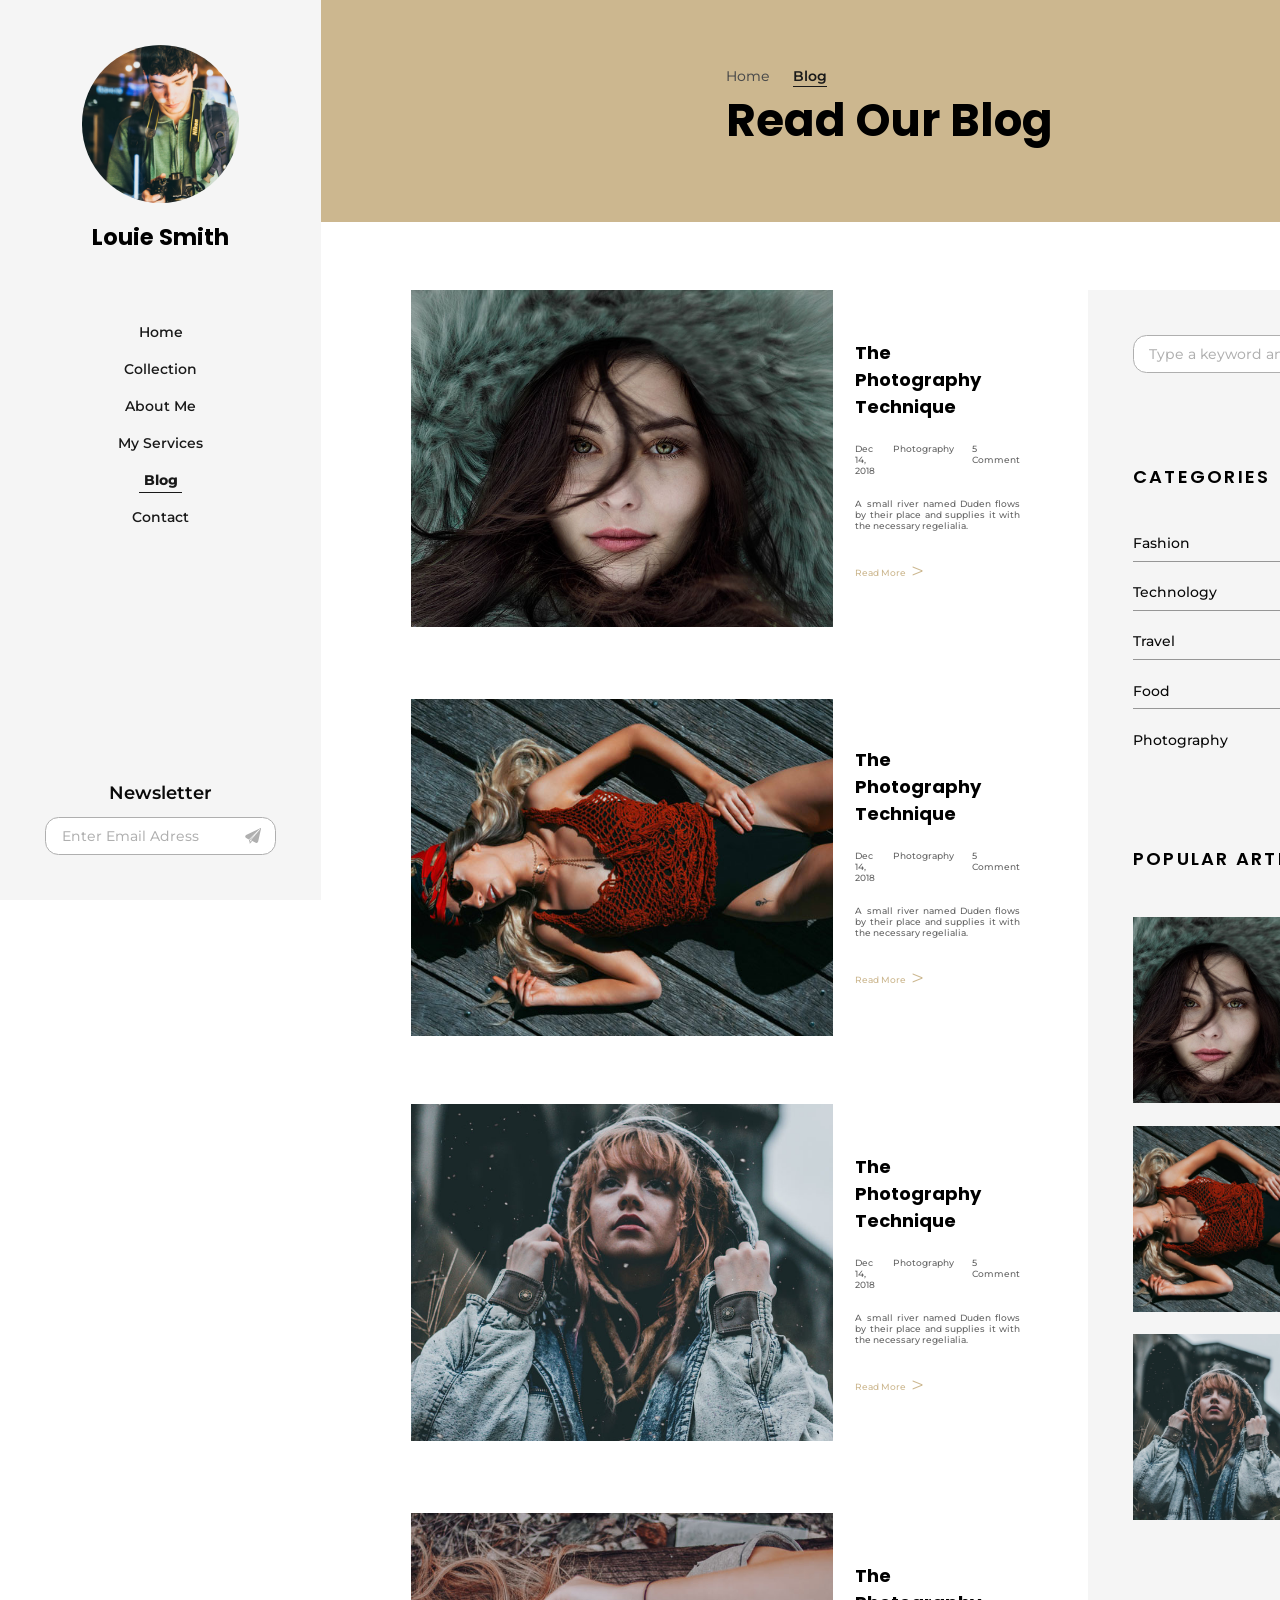
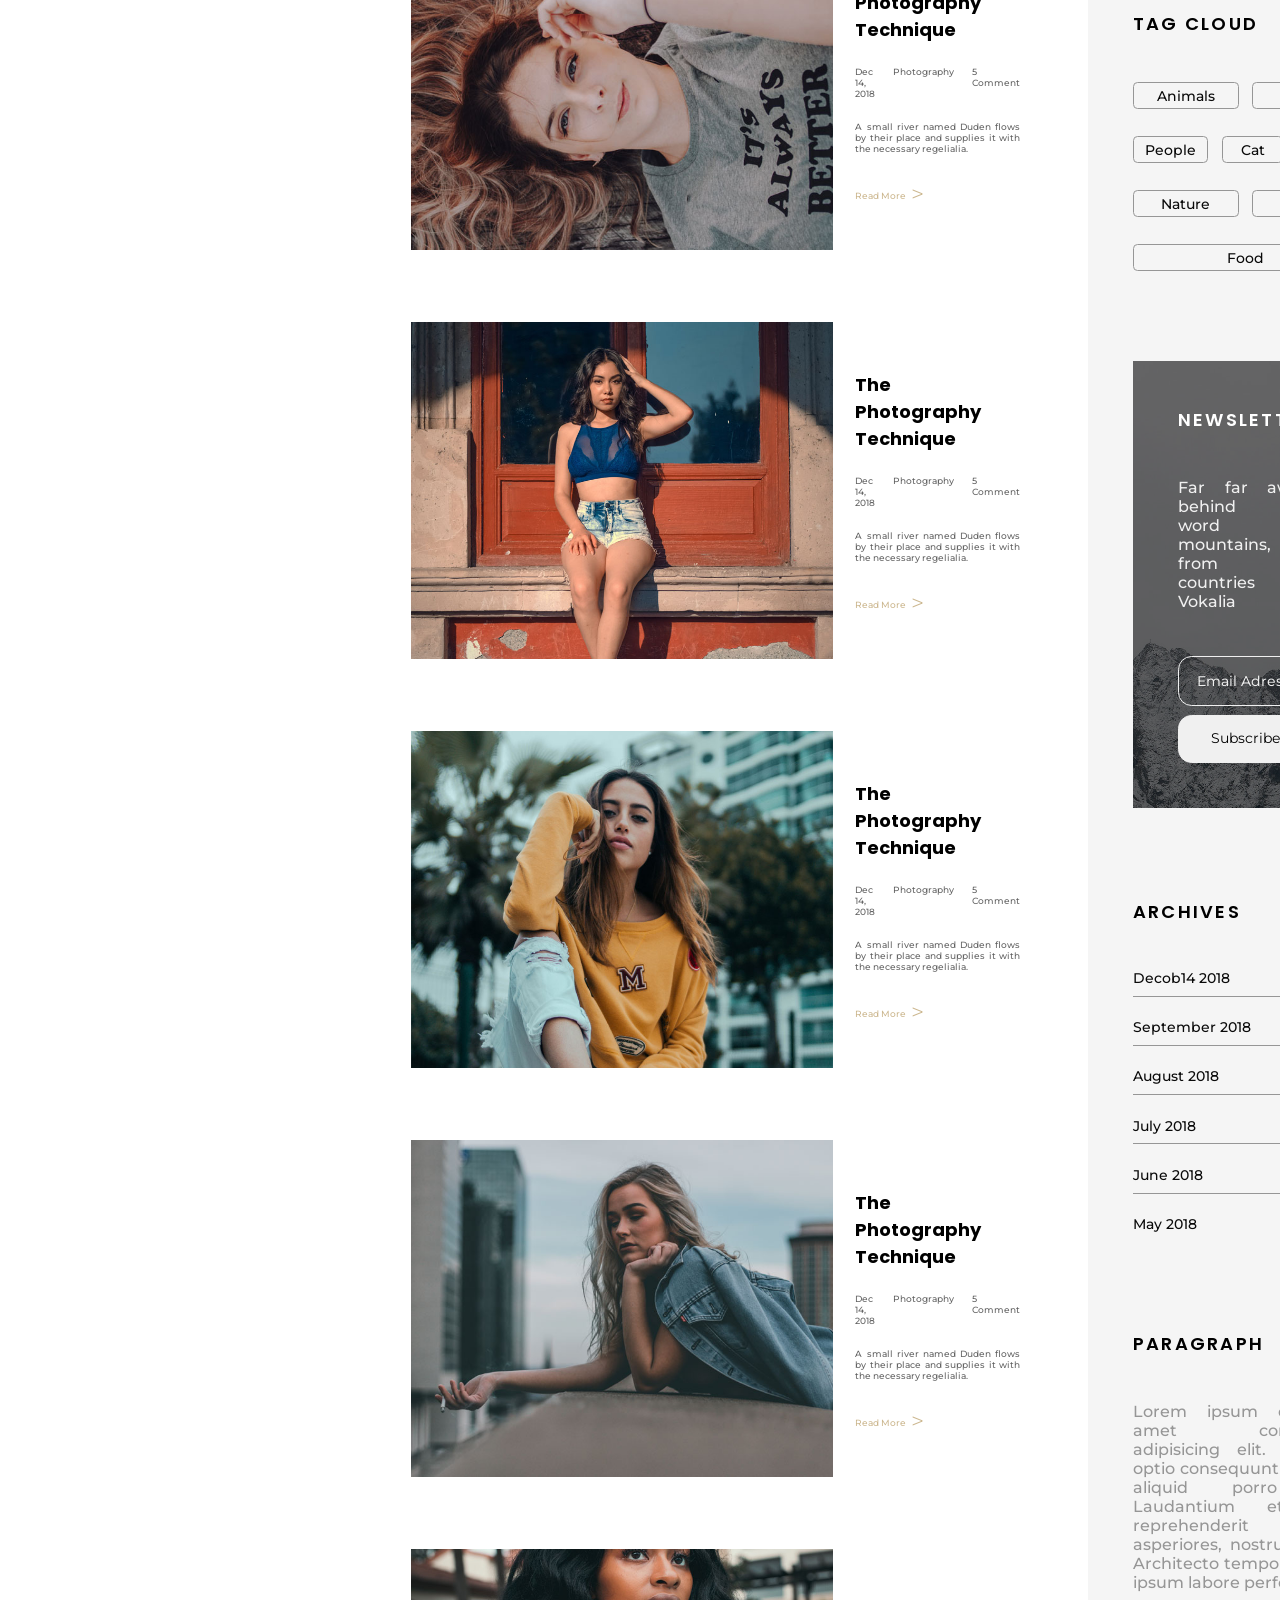
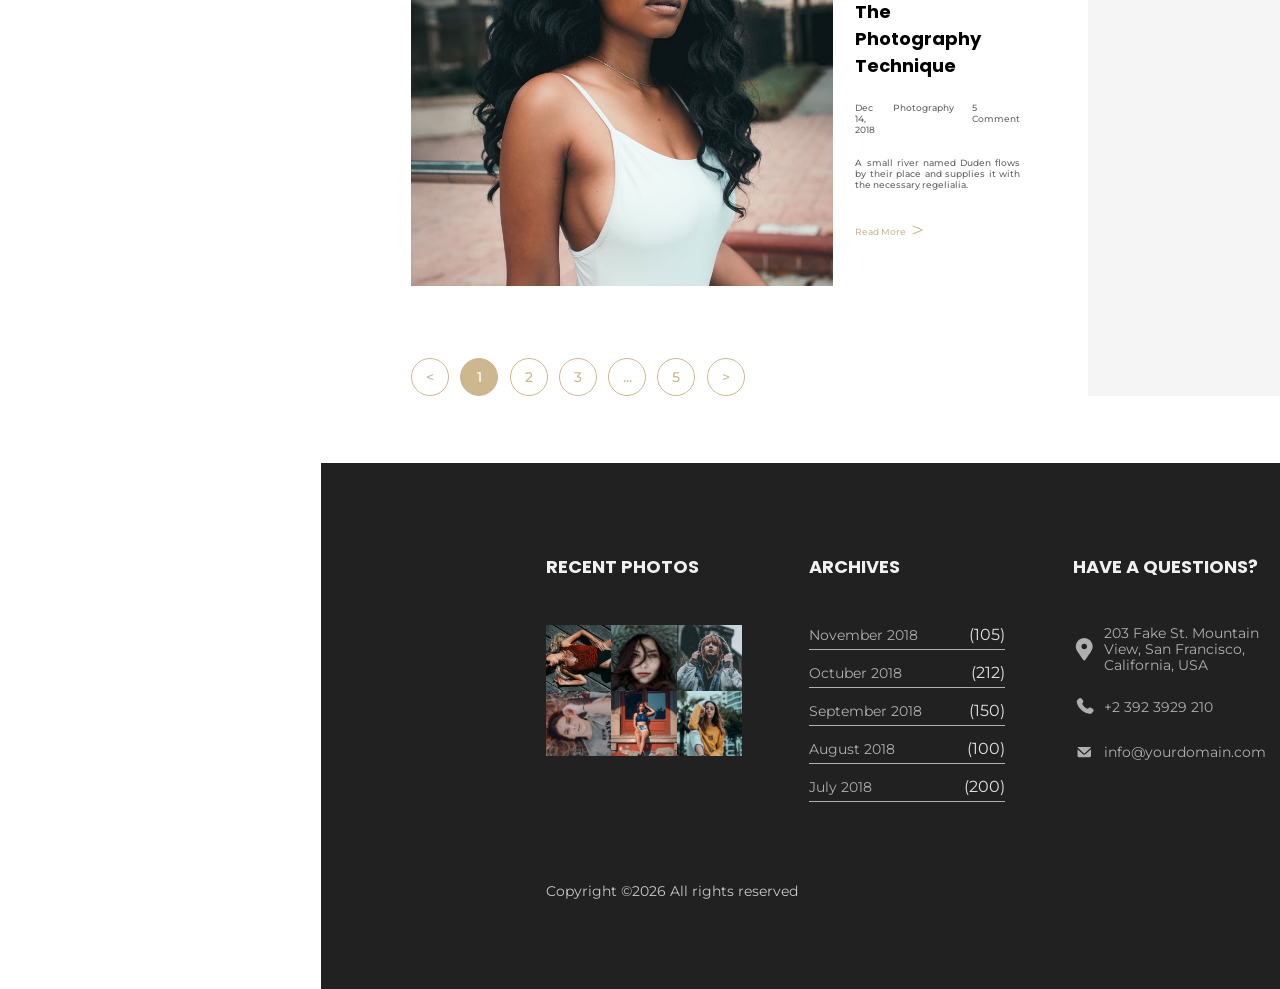
<file: blog.html>
<!DOCTYPE html>
<html lang="en">

<head>
    <meta charset="UTF-8">
    <meta name="viewport" content="width=device-width, initial-scale=1.0">
    <title>Louie Smith</title>

    <link rel="stylesheet" href="style.css">

    <link rel="preconnect" href="https://fonts.googleapis.com">
    <link rel="preconnect" href="https://fonts.gstatic.com" crossorigin>
    <link
        href="https://fonts.googleapis.com/css2?family=Herr+Von+Muellerhoff&family=Inter:ital,opsz,wght@0,14..32,100..900;1,14..32,100..900&family=Montserrat:ital,wght@0,100..900;1,100..900&family=Playfair+Display:ital,wght@0,400..900;1,400..900&family=Roboto+Mono:ital,wght@0,100..700;1,100..700&family=Roboto:ital,wght@0,100..900;1,100..900&display=swap"
        rel="stylesheet">

    <link rel="preconnect" href="https://fonts.googleapis.com">
    <link rel="preconnect" href="https://fonts.gstatic.com" crossorigin>
    <link
        href="https://fonts.googleapis.com/css2?family=Herr+Von+Muellerhoff&family=Inter:ital,opsz,wght@0,14..32,100..900;1,14..32,100..900&family=Montserrat:ital,wght@0,100..900;1,100..900&family=Playfair+Display:ital,wght@0,400..900;1,400..900&family=Poppins:ital,wght@0,100;0,200;0,300;0,400;0,500;0,600;0,700;0,800;0,900;1,100;1,200;1,300;1,400;1,500;1,600;1,700;1,800;1,900&family=Roboto+Mono:ital,wght@0,100..700;1,100..700&family=Roboto:ital,wght@0,100..900;1,100..900&display=swap"
        rel="stylesheet">
</head>

<body>
    <nav>
        <ul>
            <li>
                <a href="">
                    <img src="img/author.jpg" alt="">
                </a>
            </li>
            <li>
                <a href="">
                    <h1>
                        Louie Smith
                    </h1>
                </a>
            </li>
        </ul>

        <ul>
            <li>
                <a href="index.html">
                    <h3>
                        Home
                    </h3>
                </a>
            </li>
            <li>
                <a href="collection.html">
                    <h3>
                        Collection
                    </h3>
                </a>
            </li>
            <li>
                <a href="about.html">
                    <h3>
                        About Me
                    </h3>
                </a>
            </li>
            <li>
                <a href="services.html">
                    <h3>
                        My Services
                    </h3>
                </a>
            </li>
            <li>
                <a href="blog.html">
                    <h3 id="currentPage">
                        Blog
                    </h3>
                </a>
            </li>
            <li>
                <a href="contact.html">
                    <h3>
                        Contact
                    </h3>
                </a>
            </li>
        </ul>

        <ul>
            <li>
                <a href="">
                    <h2>
                        Newsletter
                    </h2>
                </a>
            </li>
            <li>
                <form>
                    <input type="email" placeholder="Enter Email Adress" required>
                    <button>
                        <svg version="1.1" id="Uploaded to svgrepo.com" xmlns="http://www.w3.org/2000/svg"
                            xmlns:xlink="http://www.w3.org/1999/xlink" width="800px" height="800px" viewBox="0 0 32 32"
                            xml:space="preserve">
                            <path d="M10.774,23.619l-1.625,5.691C9.06,29.164,9,28.992,9,28.794v-5.57l13.09-12.793L10.774,23.619z
	 M10.017,29.786c0.243-0.002,0.489-0.084,0.69-0.285l3.638-3.639l-2.772-1.386L10.017,29.786z M28.835,2.009L3.802,14.326
	c-2.226,1.095-2.236,4.266-0.017,5.375l4.89,2.445L27.464,3.79c0.204-0.199,0.516-0.234,0.759-0.086
	c0.326,0.2,0.396,0.644,0.147,0.935l-16.3,18.976l8.84,4.4c1.746,0.873,3.848-0.128,4.27-2.034l5.071-22.858
	C30.435,2.304,29.588,1.639,28.835,2.009z" />
                        </svg>
                    </button>
                </form>
            </li>
        </ul>
    </nav>

    <main>
        <section class="bannerVariant2">
            <div>
                <a href="index.html">
                    <h2>
                        Home
                    </h2>
                </a>
                <a href="blog.html">
                    <h2 class="currentPage">
                        Blog
                    </h2>
                </a>
            </div>
            <h1>
                Read Our Blog
            </h1>
        </section>

        <section class="blog">
            <div>
                <div>
                    <a href="">
                        <img src="img/image_1.jpg" alt="">
                    </a>
                    <div>
                        <a href="">
                            <h1>
                                The Photography Technique
                            </h1>
                        </a>
                        <div>
                            <h2>Dec 14, 2018</h2>
                            <h2>Photography</h2>
                            <h2>5 Comment</h2>
                        </div>
                        <h2>
                            A small river named Duden flows by their place and supplies it with the necessary
                            regelialia.
                        </h2>
                        <a href="">
                            <h2>
                                Read More
                            </h2>
                        </a>
                    </div>
                </div>

                <div>
                    <img src="img/image_2.jpg" alt="">
                    <div>
                        <a href="">
                            <h1>
                                The Photography Technique
                            </h1>
                        </a>
                        <div>
                            <h2>Dec 14, 2018</h2>
                            <h2>Photography</h2>
                            <h2>5 Comment</h2>
                        </div>
                        <h2>
                            A small river named Duden flows by their place and supplies it with the necessary
                            regelialia.
                        </h2>
                        <a href="">
                            <h2>
                                Read More
                            </h2>
                        </a>
                    </div>
                </div>

                <div>
                    <a href="">
                        <img src="img/image_3.jpg" alt="">
                    </a>
                    <div>
                        <a href="">
                            <h1>
                                The Photography Technique
                            </h1>
                        </a>
                        <div>
                            <h2>Dec 14, 2018</h2>
                            <h2>Photography</h2>
                            <h2>5 Comment</h2>
                        </div>
                        <h2>
                            A small river named Duden flows by their place and supplies it with the necessary
                            regelialia.
                        </h2>
                        <a href="">
                            <h2>
                                Read More
                            </h2>
                        </a>
                    </div>
                </div>

                <div>
                    <a href="">
                        <img src="img/image_4.jpg" alt="">
                    </a>
                    <div>
                        <a href="">
                            <h1>
                                The Photography Technique
                            </h1>
                        </a>
                        <div>
                            <h2>Dec 14, 2018</h2>
                            <h2>Photography</h2>
                            <h2>5 Comment</h2>
                        </div>
                        <h2>
                            A small river named Duden flows by their place and supplies it with the necessary
                            regelialia.
                        </h2>
                        <a href="">
                            <h2>
                                Read More
                            </h2>
                        </a>
                    </div>
                </div>

                <div>
                    <a href="">
                        <img src="img/image_5.jpg" alt="">
                    </a>
                    <div>
                        <a href="">
                            <h1>
                                The Photography Technique
                            </h1>
                        </a>
                        <div>
                            <h2>Dec 14, 2018</h2>
                            <h2>Photography</h2>
                            <h2>5 Comment</h2>
                        </div>
                        <h2>
                            A small river named Duden flows by their place and supplies it with the necessary
                            regelialia.
                        </h2>
                        <a href="">
                            <h2>
                                Read More
                            </h2>
                        </a>
                    </div>
                </div>

                <div>
                    <a href="">
                        <img src="img/image_6.jpg" alt="">
                    </a>
                    <div>
                        <a href="">
                            <h1>
                                The Photography Technique
                            </h1>
                        </a>
                        <div>
                            <h2>Dec 14, 2018</h2>
                            <h2>Photography</h2>
                            <h2>5 Comment</h2>
                        </div>
                        <h2>
                            A small river named Duden flows by their place and supplies it with the necessary
                            regelialia.
                        </h2>
                        <a href="">
                            <h2>
                                Read More
                            </h2>
                        </a>
                    </div>
                </div>

                <div>
                    <a href="">
                        <img src="img/image_7.jpg" alt="">
                    </a>
                    <div>
                        <a href="">
                            <h1>
                                The Photography Technique
                            </h1>
                        </a>
                        <div>
                            <h2>Dec 14, 2018</h2>
                            <h2>Photography</h2>
                            <h2>5 Comment</h2>
                        </div>
                        <h2>
                            A small river named Duden flows by their place and supplies it with the necessary
                            regelialia.
                        </h2>
                        <a href="">
                            <h2>
                                Read More
                            </h2>
                        </a>
                    </div>
                </div>

                <div>
                    <a href="">
                        <img src="img/image_8.jpg" alt="">
                    </a>
                    <div>
                        <a href="">
                            <h1>
                                The Photography Technique
                            </h1>
                        </a>
                        <div>
                            <h2>Dec 14, 2018</h2>
                            <h2>Photography</h2>
                            <h2>5 Comment</h2>
                        </div>
                        <h2>
                            A small river named Duden flows by their place and supplies it with the necessary
                            regelialia.
                        </h2>
                        <a href="">
                            <h2>
                                Read More
                            </h2>
                        </a>
                    </div>
                </div>

                <nav>
                    <a href="">
                        <h2>
                            < </h2>
                    </a>
                    <a href="" class="currentPage">
                        <h2>
                            1
                        </h2>
                    </a>
                    <a href="">
                        <h2>
                            2
                        </h2>
                    </a>
                    <a href="">
                        <h2>
                            3
                        </h2>
                    </a>
                    <a>
                        <h2>
                            ...
                        </h2>
                    </a>
                    <a href="">
                        <h2>
                            5
                        </h2>
                    </a>
                    <a href="">
                        <h2>
                            >
                        </h2>
                    </a>
                </nav>
            </div>

            <nav>
                <form>
                    <input type="email" placeholder="Type a keyword and hit enter" required>
                    <button>
                        <svg width="800px" height="800px" viewBox="0 0 24 24" fill="none"
                            xmlns="http://www.w3.org/2000/svg">
                            <path
                                d="M14.9536 14.9458L21 21M17 10C17 13.866 13.866 17 10 17C6.13401 17 3 13.866 3 10C3 6.13401 6.13401 3 10 3C13.866 3 17 6.13401 17 10Z"
                                stroke="rgb(175, 175, 175)" stroke-width="2" stroke-linecap="round"
                                stroke-linejoin="round" />
                        </svg>
                    </button>
                </form>

                <div>
                    <h1>Categories</h1>

                    <div>
                        <a href="">
                            <h2>Fashion</h2>
                            <h3>(6)</h3>
                        </a>

                        <a href="">
                            <h2>Technology</h2>
                            <h3>(8)</h3>
                        </a>

                        <a href="">
                            <h2>Travel</h2>
                            <h3>(2)</h3>
                        </a>

                        <a href="">
                            <h2>Food</h2>
                            <h3>(2)</h3>
                        </a>

                        <a href="">
                            <h2>Photography</h2>
                            <h3>(7)</h3>
                        </a>
                    </div>
                </div>

                <div>
                    <h1>Popular Articles</h1>

                    <div>
                        <a href="">
                            <img src="img/image_1.jpg" alt="">
                            <div>
                                <h2>Even the all-powerful Pointing has no control</h2>
                                <div>
                                    <div>
                                        <svg width="800px" height="800px" viewBox="0 0 24 24" fill="none"
                                            xmlns="http://www.w3.org/2000/svg">

                                            <g id="SVGRepo_bgCarrier" stroke-width="0" />

                                            <g id="SVGRepo_tracerCarrier" stroke-linecap="round"
                                                stroke-linejoin="round" />

                                            <g id="SVGRepo_iconCarrier">
                                                <path
                                                    d="M3 9H21M7 3V5M17 3V5M6 12H8M11 12H13M16 12H18M6 15H8M11 15H13M16 15H18M6 18H8M11 18H13M16 18H18M6.2 21H17.8C18.9201 21 19.4802 21 19.908 20.782C20.2843 20.5903 20.5903 20.2843 20.782 19.908C21 19.4802 21 18.9201 21 17.8V8.2C21 7.07989 21 6.51984 20.782 6.09202C20.5903 5.71569 20.2843 5.40973 19.908 5.21799C19.4802 5 18.9201 5 17.8 5H6.2C5.0799 5 4.51984 5 4.09202 5.21799C3.71569 5.40973 3.40973 5.71569 3.21799 6.09202C3 6.51984 3 7.07989 3 8.2V17.8C3 18.9201 3 19.4802 3.21799 19.908C3.40973 20.2843 3.71569 20.5903 4.09202 20.782C4.51984 21 5.07989 21 6.2 21Z"
                                                    stroke="#969696" stroke-width="2" stroke-linecap="round" />
                                            </g>

                                        </svg>
                                        <h3>Dec. 14, 2018</h3>
                                    </div>
                                    <div>
                                        <svg width="800px" height="800px" viewBox="0 0 8.4666669 8.4666669" id="svg8"
                                            version="1.1" xmlns="http://www.w3.org/2000/svg"
                                            xmlns:cc="http://creativecommons.org/ns#"
                                            xmlns:dc="http://purl.org/dc/elements/1.1/"
                                            xmlns:inkscape="http://www.inkscape.org/namespaces/inkscape"
                                            xmlns:rdf="http://www.w3.org/1999/02/22-rdf-syntax-ns#"
                                            xmlns:sodipodi="http://sodipodi.sourceforge.net/DTD/sodipodi-0.dtd"
                                            xmlns:svg="http://www.w3.org/2000/svg" fill="#000000">

                                            <g id="SVGRepo_bgCarrier" stroke-width="0" />

                                            <g id="SVGRepo_tracerCarrier" stroke-linecap="round"
                                                stroke-linejoin="round" />

                                            <g id="SVGRepo_iconCarrier">
                                                <defs id="defs2" />
                                                <g id="layer1" transform="translate(0,-288.53332)">
                                                    <path
                                                        d="M 10.462891 16.070312 C 4.9244824 18.277775 0.99608795 23.682844 0.99609375 30 A 1.0001 1.0001 0 0 0 2 31.003906 L 30 31.003906 A 1.0001 1.0001 0 0 0 30.996094 30 C 30.996099 23.68349 27.06876 18.278206 21.53125 16.070312 C 19.99994 17.27111 18.07881 17.996094 15.996094 17.996094 C 13.912967 17.996094 11.992832 17.271538 10.462891 16.070312 z "
                                                        id="path935"
                                                        style="color:#969696;font-style:normal;font-variant:normal;font-weight:normal;font-stretch:normal;font-size:medium;line-height:normal;font-family:sans-serif;font-variant-ligatures:normal;font-variant-position:normal;font-variant-caps:normal;font-variant-numeric:normal;font-variant-alternates:normal;font-feature-settings:normal;text-indent:0;text-align:start;text-decoration:none;text-decoration-line:none;text-decoration-style:solid;text-decoration-color:#969696;letter-spacing:normal;word-spacing:normal;text-transform:none;writing-mode:lr-tb;direction:ltr;text-orientation:mixed;dominant-baseline:auto;baseline-shift:baseline;text-anchor:start;white-space:normal;shape-padding:0;clip-rule:nonzero;display:inline;overflow:visible;visibility:visible;opacity:1;isolation:auto;mix-blend-mode:normal;color-interpolation:sRGB;color-interpolation-filters:linearRGB;solid-color:#969696;solid-opacity:1;vector-effect:none;fill:#969696;fill-opacity:1;fill-rule:nonzero;stroke-width:0.000084666669;stroke-linecap:round;stroke-linejoin:round;stroke-miterlimit:4;stroke-dasharray:none;stroke-dashoffset:0;stroke-opacity:1;paint-order:stroke fill markers;color-rendering:auto;image-rendering:auto;shape-rendering:auto;text-rendering:auto;enable-background:accumulate"
                                                        transform="matrix(0.26458333,0,0,0.26458333,0,288.53332)" />
                                                    <path
                                                        d="M 15.996094 1.0039062 C 11.589664 1.0039062 8.0019573 4.5916469 8.0019531 8.9980469 C 8.0019573 13.404485 11.589664 17 15.996094 17 C 20.402524 17 23.998043 13.404485 23.998047 8.9980469 C 23.998043 4.5916469 20.402524 1.0039062 15.996094 1.0039062 z "
                                                        id="path940"
                                                        style="color:#969696;font-style:normal;font-variant:normal;font-weight:normal;font-stretch:normal;font-size:medium;line-height:normal;font-family:sans-serif;font-variant-ligatures:normal;font-variant-position:normal;font-variant-caps:normal;font-variant-numeric:normal;font-variant-alternates:normal;font-feature-settings:normal;text-indent:0;text-align:start;text-decoration:none;text-decoration-line:none;text-decoration-style:solid;text-decoration-color:#969696;letter-spacing:normal;word-spacing:normal;text-transform:none;writing-mode:lr-tb;direction:ltr;text-orientation:mixed;dominant-baseline:auto;baseline-shift:baseline;text-anchor:start;white-space:normal;shape-padding:0;clip-rule:nonzero;display:inline;overflow:visible;visibility:visible;opacity:1;isolation:auto;mix-blend-mode:normal;color-interpolation:sRGB;color-interpolation-filters:linearRGB;solid-color:#969696;solid-opacity:1;vector-effect:none;fill:#969696;fill-opacity:1;fill-rule:nonzero;stroke-width:0.000084666669;stroke-linecap:round;stroke-linejoin:round;stroke-miterlimit:4;stroke-dasharray:none;stroke-dashoffset:0;stroke-opacity:1;paint-order:stroke fill markers;color-rendering:auto;image-rendering:auto;shape-rendering:auto;text-rendering:auto;enable-background:accumulate"
                                                        transform="matrix(0.26458333,0,0,0.26458333,0,288.53332)" />
                                                </g>
                                            </g>

                                        </svg>
                                        <h3>Dave Lewis</h3>
                                    </div>
                                    <div>
                                        <svg version="1.0" id="Layer_1" xmlns="http://www.w3.org/2000/svg"
                                            xmlns:xlink="http://www.w3.org/1999/xlink" width="800px" height="800px"
                                            viewBox="0 0 64 64" enable-background="new 0 0 64 64" xml:space="preserve"
                                            fill="#000000">

                                            <g id="SVGRepo_bgCarrier" stroke-width="0" />

                                            <g id="SVGRepo_tracerCarrier" stroke-linecap="round"
                                                stroke-linejoin="round" />

                                            <g id="SVGRepo_iconCarrier">
                                                <path fill-rule="evenodd" clip-rule="evenodd" fill="#969696"
                                                    d="M60,0H4C1.789,0,0,1.789,0,4v40c0,2.211,1.789,4,4,4h8v12 c0,1.617,0.973,3.078,2.469,3.695C14.965,63.902,15.484,64,16,64c1.039,0,2.062-0.406,2.828-1.172L33.656,48H60c2.211,0,4-1.789,4-4 V4C64,1.789,62.211,0,60,0z" />
                                            </g>
                                        </svg>
                                        <h3>19</h3>
                                    </div>
                                </div>
                            </div>
                        </a>

                        <a href="">
                            <img src="img/image_2.jpg" alt="">
                            <div>
                                <h2>Even the all-powerful Pointing has no control</h2>
                                <div>
                                    <div>
                                        <svg width="800px" height="800px" viewBox="0 0 24 24" fill="none"
                                            xmlns="http://www.w3.org/2000/svg">

                                            <g id="SVGRepo_bgCarrier" stroke-width="0" />

                                            <g id="SVGRepo_tracerCarrier" stroke-linecap="round"
                                                stroke-linejoin="round" />

                                            <g id="SVGRepo_iconCarrier">
                                                <path
                                                    d="M3 9H21M7 3V5M17 3V5M6 12H8M11 12H13M16 12H18M6 15H8M11 15H13M16 15H18M6 18H8M11 18H13M16 18H18M6.2 21H17.8C18.9201 21 19.4802 21 19.908 20.782C20.2843 20.5903 20.5903 20.2843 20.782 19.908C21 19.4802 21 18.9201 21 17.8V8.2C21 7.07989 21 6.51984 20.782 6.09202C20.5903 5.71569 20.2843 5.40973 19.908 5.21799C19.4802 5 18.9201 5 17.8 5H6.2C5.0799 5 4.51984 5 4.09202 5.21799C3.71569 5.40973 3.40973 5.71569 3.21799 6.09202C3 6.51984 3 7.07989 3 8.2V17.8C3 18.9201 3 19.4802 3.21799 19.908C3.40973 20.2843 3.71569 20.5903 4.09202 20.782C4.51984 21 5.07989 21 6.2 21Z"
                                                    stroke="#969696" stroke-width="2" stroke-linecap="round" />
                                            </g>

                                        </svg>
                                        <h3>Dec. 14, 2018</h3>
                                    </div>
                                    <div>
                                        <svg width="800px" height="800px" viewBox="0 0 8.4666669 8.4666669" id="svg8"
                                            version="1.1" xmlns="http://www.w3.org/2000/svg"
                                            xmlns:cc="http://creativecommons.org/ns#"
                                            xmlns:dc="http://purl.org/dc/elements/1.1/"
                                            xmlns:inkscape="http://www.inkscape.org/namespaces/inkscape"
                                            xmlns:rdf="http://www.w3.org/1999/02/22-rdf-syntax-ns#"
                                            xmlns:sodipodi="http://sodipodi.sourceforge.net/DTD/sodipodi-0.dtd"
                                            xmlns:svg="http://www.w3.org/2000/svg" fill="#000000">

                                            <g id="SVGRepo_bgCarrier" stroke-width="0" />

                                            <g id="SVGRepo_tracerCarrier" stroke-linecap="round"
                                                stroke-linejoin="round" />

                                            <g id="SVGRepo_iconCarrier">
                                                <defs id="defs2" />
                                                <g id="layer1" transform="translate(0,-288.53332)">
                                                    <path
                                                        d="M 10.462891 16.070312 C 4.9244824 18.277775 0.99608795 23.682844 0.99609375 30 A 1.0001 1.0001 0 0 0 2 31.003906 L 30 31.003906 A 1.0001 1.0001 0 0 0 30.996094 30 C 30.996099 23.68349 27.06876 18.278206 21.53125 16.070312 C 19.99994 17.27111 18.07881 17.996094 15.996094 17.996094 C 13.912967 17.996094 11.992832 17.271538 10.462891 16.070312 z "
                                                        id="path935"
                                                        style="color:#969696;font-style:normal;font-variant:normal;font-weight:normal;font-stretch:normal;font-size:medium;line-height:normal;font-family:sans-serif;font-variant-ligatures:normal;font-variant-position:normal;font-variant-caps:normal;font-variant-numeric:normal;font-variant-alternates:normal;font-feature-settings:normal;text-indent:0;text-align:start;text-decoration:none;text-decoration-line:none;text-decoration-style:solid;text-decoration-color:#969696;letter-spacing:normal;word-spacing:normal;text-transform:none;writing-mode:lr-tb;direction:ltr;text-orientation:mixed;dominant-baseline:auto;baseline-shift:baseline;text-anchor:start;white-space:normal;shape-padding:0;clip-rule:nonzero;display:inline;overflow:visible;visibility:visible;opacity:1;isolation:auto;mix-blend-mode:normal;color-interpolation:sRGB;color-interpolation-filters:linearRGB;solid-color:#969696;solid-opacity:1;vector-effect:none;fill:#969696;fill-opacity:1;fill-rule:nonzero;stroke-width:0.000084666669;stroke-linecap:round;stroke-linejoin:round;stroke-miterlimit:4;stroke-dasharray:none;stroke-dashoffset:0;stroke-opacity:1;paint-order:stroke fill markers;color-rendering:auto;image-rendering:auto;shape-rendering:auto;text-rendering:auto;enable-background:accumulate"
                                                        transform="matrix(0.26458333,0,0,0.26458333,0,288.53332)" />
                                                    <path
                                                        d="M 15.996094 1.0039062 C 11.589664 1.0039062 8.0019573 4.5916469 8.0019531 8.9980469 C 8.0019573 13.404485 11.589664 17 15.996094 17 C 20.402524 17 23.998043 13.404485 23.998047 8.9980469 C 23.998043 4.5916469 20.402524 1.0039062 15.996094 1.0039062 z "
                                                        id="path940"
                                                        style="color:#969696;font-style:normal;font-variant:normal;font-weight:normal;font-stretch:normal;font-size:medium;line-height:normal;font-family:sans-serif;font-variant-ligatures:normal;font-variant-position:normal;font-variant-caps:normal;font-variant-numeric:normal;font-variant-alternates:normal;font-feature-settings:normal;text-indent:0;text-align:start;text-decoration:none;text-decoration-line:none;text-decoration-style:solid;text-decoration-color:#969696;letter-spacing:normal;word-spacing:normal;text-transform:none;writing-mode:lr-tb;direction:ltr;text-orientation:mixed;dominant-baseline:auto;baseline-shift:baseline;text-anchor:start;white-space:normal;shape-padding:0;clip-rule:nonzero;display:inline;overflow:visible;visibility:visible;opacity:1;isolation:auto;mix-blend-mode:normal;color-interpolation:sRGB;color-interpolation-filters:linearRGB;solid-color:#969696;solid-opacity:1;vector-effect:none;fill:#969696;fill-opacity:1;fill-rule:nonzero;stroke-width:0.000084666669;stroke-linecap:round;stroke-linejoin:round;stroke-miterlimit:4;stroke-dasharray:none;stroke-dashoffset:0;stroke-opacity:1;paint-order:stroke fill markers;color-rendering:auto;image-rendering:auto;shape-rendering:auto;text-rendering:auto;enable-background:accumulate"
                                                        transform="matrix(0.26458333,0,0,0.26458333,0,288.53332)" />
                                                </g>
                                            </g>

                                        </svg>
                                        <h3>Dave Lewis</h3>
                                    </div>
                                    <div>
                                        <svg version="1.0" id="Layer_1" xmlns="http://www.w3.org/2000/svg"
                                            xmlns:xlink="http://www.w3.org/1999/xlink" width="800px" height="800px"
                                            viewBox="0 0 64 64" enable-background="new 0 0 64 64" xml:space="preserve"
                                            fill="#000000">

                                            <g id="SVGRepo_bgCarrier" stroke-width="0" />

                                            <g id="SVGRepo_tracerCarrier" stroke-linecap="round"
                                                stroke-linejoin="round" />

                                            <g id="SVGRepo_iconCarrier">
                                                <path fill-rule="evenodd" clip-rule="evenodd" fill="#969696"
                                                    d="M60,0H4C1.789,0,0,1.789,0,4v40c0,2.211,1.789,4,4,4h8v12 c0,1.617,0.973,3.078,2.469,3.695C14.965,63.902,15.484,64,16,64c1.039,0,2.062-0.406,2.828-1.172L33.656,48H60c2.211,0,4-1.789,4-4 V4C64,1.789,62.211,0,60,0z" />
                                            </g>
                                        </svg>
                                        <h3>19</h3>
                                    </div>
                                </div>
                            </div>
                        </a>

                        <a href="">
                            <img src="img/image_3.jpg" alt="">
                            <div>
                                <h2>Even the all-powerful Pointing has no control</h2>
                                <div>
                                    <div>
                                        <svg width="800px" height="800px" viewBox="0 0 24 24" fill="none"
                                            xmlns="http://www.w3.org/2000/svg">

                                            <g id="SVGRepo_bgCarrier" stroke-width="0" />

                                            <g id="SVGRepo_tracerCarrier" stroke-linecap="round"
                                                stroke-linejoin="round" />

                                            <g id="SVGRepo_iconCarrier">
                                                <path
                                                    d="M3 9H21M7 3V5M17 3V5M6 12H8M11 12H13M16 12H18M6 15H8M11 15H13M16 15H18M6 18H8M11 18H13M16 18H18M6.2 21H17.8C18.9201 21 19.4802 21 19.908 20.782C20.2843 20.5903 20.5903 20.2843 20.782 19.908C21 19.4802 21 18.9201 21 17.8V8.2C21 7.07989 21 6.51984 20.782 6.09202C20.5903 5.71569 20.2843 5.40973 19.908 5.21799C19.4802 5 18.9201 5 17.8 5H6.2C5.0799 5 4.51984 5 4.09202 5.21799C3.71569 5.40973 3.40973 5.71569 3.21799 6.09202C3 6.51984 3 7.07989 3 8.2V17.8C3 18.9201 3 19.4802 3.21799 19.908C3.40973 20.2843 3.71569 20.5903 4.09202 20.782C4.51984 21 5.07989 21 6.2 21Z"
                                                    stroke="#969696" stroke-width="2" stroke-linecap="round" />
                                            </g>

                                        </svg>
                                        <h3>Dec. 14, 2018</h3>
                                    </div>
                                    <div>
                                        <svg width="800px" height="800px" viewBox="0 0 8.4666669 8.4666669" id="svg8"
                                            version="1.1" xmlns="http://www.w3.org/2000/svg"
                                            xmlns:cc="http://creativecommons.org/ns#"
                                            xmlns:dc="http://purl.org/dc/elements/1.1/"
                                            xmlns:inkscape="http://www.inkscape.org/namespaces/inkscape"
                                            xmlns:rdf="http://www.w3.org/1999/02/22-rdf-syntax-ns#"
                                            xmlns:sodipodi="http://sodipodi.sourceforge.net/DTD/sodipodi-0.dtd"
                                            xmlns:svg="http://www.w3.org/2000/svg" fill="#000000">

                                            <g id="SVGRepo_bgCarrier" stroke-width="0" />

                                            <g id="SVGRepo_tracerCarrier" stroke-linecap="round"
                                                stroke-linejoin="round" />

                                            <g id="SVGRepo_iconCarrier">
                                                <defs id="defs2" />
                                                <g id="layer1" transform="translate(0,-288.53332)">
                                                    <path
                                                        d="M 10.462891 16.070312 C 4.9244824 18.277775 0.99608795 23.682844 0.99609375 30 A 1.0001 1.0001 0 0 0 2 31.003906 L 30 31.003906 A 1.0001 1.0001 0 0 0 30.996094 30 C 30.996099 23.68349 27.06876 18.278206 21.53125 16.070312 C 19.99994 17.27111 18.07881 17.996094 15.996094 17.996094 C 13.912967 17.996094 11.992832 17.271538 10.462891 16.070312 z "
                                                        id="path935"
                                                        style="color:#969696;font-style:normal;font-variant:normal;font-weight:normal;font-stretch:normal;font-size:medium;line-height:normal;font-family:sans-serif;font-variant-ligatures:normal;font-variant-position:normal;font-variant-caps:normal;font-variant-numeric:normal;font-variant-alternates:normal;font-feature-settings:normal;text-indent:0;text-align:start;text-decoration:none;text-decoration-line:none;text-decoration-style:solid;text-decoration-color:#969696;letter-spacing:normal;word-spacing:normal;text-transform:none;writing-mode:lr-tb;direction:ltr;text-orientation:mixed;dominant-baseline:auto;baseline-shift:baseline;text-anchor:start;white-space:normal;shape-padding:0;clip-rule:nonzero;display:inline;overflow:visible;visibility:visible;opacity:1;isolation:auto;mix-blend-mode:normal;color-interpolation:sRGB;color-interpolation-filters:linearRGB;solid-color:#969696;solid-opacity:1;vector-effect:none;fill:#969696;fill-opacity:1;fill-rule:nonzero;stroke-width:0.000084666669;stroke-linecap:round;stroke-linejoin:round;stroke-miterlimit:4;stroke-dasharray:none;stroke-dashoffset:0;stroke-opacity:1;paint-order:stroke fill markers;color-rendering:auto;image-rendering:auto;shape-rendering:auto;text-rendering:auto;enable-background:accumulate"
                                                        transform="matrix(0.26458333,0,0,0.26458333,0,288.53332)" />
                                                    <path
                                                        d="M 15.996094 1.0039062 C 11.589664 1.0039062 8.0019573 4.5916469 8.0019531 8.9980469 C 8.0019573 13.404485 11.589664 17 15.996094 17 C 20.402524 17 23.998043 13.404485 23.998047 8.9980469 C 23.998043 4.5916469 20.402524 1.0039062 15.996094 1.0039062 z "
                                                        id="path940"
                                                        style="color:#969696;font-style:normal;font-variant:normal;font-weight:normal;font-stretch:normal;font-size:medium;line-height:normal;font-family:sans-serif;font-variant-ligatures:normal;font-variant-position:normal;font-variant-caps:normal;font-variant-numeric:normal;font-variant-alternates:normal;font-feature-settings:normal;text-indent:0;text-align:start;text-decoration:none;text-decoration-line:none;text-decoration-style:solid;text-decoration-color:#969696;letter-spacing:normal;word-spacing:normal;text-transform:none;writing-mode:lr-tb;direction:ltr;text-orientation:mixed;dominant-baseline:auto;baseline-shift:baseline;text-anchor:start;white-space:normal;shape-padding:0;clip-rule:nonzero;display:inline;overflow:visible;visibility:visible;opacity:1;isolation:auto;mix-blend-mode:normal;color-interpolation:sRGB;color-interpolation-filters:linearRGB;solid-color:#969696;solid-opacity:1;vector-effect:none;fill:#969696;fill-opacity:1;fill-rule:nonzero;stroke-width:0.000084666669;stroke-linecap:round;stroke-linejoin:round;stroke-miterlimit:4;stroke-dasharray:none;stroke-dashoffset:0;stroke-opacity:1;paint-order:stroke fill markers;color-rendering:auto;image-rendering:auto;shape-rendering:auto;text-rendering:auto;enable-background:accumulate"
                                                        transform="matrix(0.26458333,0,0,0.26458333,0,288.53332)" />
                                                </g>
                                            </g>

                                        </svg>
                                        <h3>Dave Lewis</h3>
                                    </div>
                                    <div>
                                        <svg version="1.0" id="Layer_1" xmlns="http://www.w3.org/2000/svg"
                                            xmlns:xlink="http://www.w3.org/1999/xlink" width="800px" height="800px"
                                            viewBox="0 0 64 64" enable-background="new 0 0 64 64" xml:space="preserve"
                                            fill="#000000">

                                            <g id="SVGRepo_bgCarrier" stroke-width="0" />

                                            <g id="SVGRepo_tracerCarrier" stroke-linecap="round"
                                                stroke-linejoin="round" />

                                            <g id="SVGRepo_iconCarrier">
                                                <path fill-rule="evenodd" clip-rule="evenodd" fill="#969696"
                                                    d="M60,0H4C1.789,0,0,1.789,0,4v40c0,2.211,1.789,4,4,4h8v12 c0,1.617,0.973,3.078,2.469,3.695C14.965,63.902,15.484,64,16,64c1.039,0,2.062-0.406,2.828-1.172L33.656,48H60c2.211,0,4-1.789,4-4 V4C64,1.789,62.211,0,60,0z" />
                                            </g>
                                        </svg>
                                        <h3>19</h3>
                                    </div>
                                </div>
                            </div>
                        </a>
                    </div>
                </div>

                <div>
                    <h1>Tag Cloud</h1>

                    <div>
                        <a href="">
                            <h2>Animals</h2>
                        </a>
                        <a href="">
                            <h2>Human</h2>
                        </a>
                        <a href="">
                            <h2>People</h2>
                        </a>
                        <a href="">
                            <h2>Cat</h2>
                        </a>
                        <a href="">
                            <h2>Dog</h2>
                        </a>
                        <a href="">
                            <h2>Nature</h2>
                        </a>
                        <a href="">
                            <h2>Leaves</h2>
                        </a>
                        <a href="">
                            <h2>Food</h2>
                        </a>
                    </div>
                </div>

                <div>
                    <h1>Newsletter</h1>
                    <h2>Far far away, behind the word mountains, far from the countries Vokalia</h2>

                    <form>
                        <input type="email" placeholder="Email Adress" required>
                        <button>
                            <h3>Subscribe</h3>
                        </button>
                    </form>
                </div>

                <div>
                    <h1>Archives</h1>

                    <div>
                        <a href="">
                            <h2>Decob14 2018</h2>
                            <h3>(10)</h3>
                        </a>

                        <a href="">
                            <h2>September 2018</h2>
                            <h3>(6)</h3>
                        </a>

                        <a href="">
                            <h2>August 2018</h2>
                            <h3>(8)</h3>
                        </a>

                        <a href="">
                            <h2>July 2018</h2>
                            <h3>(2)</h3>
                        </a>

                        <a href="">
                            <h2>June 2018</h2>
                            <h3>(7)</h3>
                        </a>

                        <a href="">
                            <h2>May 2018</h2>
                            <h3>(5)</h3>
                        </a>
                    </div>
                </div>

                <div>
                    <h1>Paragraph</h1>
                    <h2>Lorem ipsum dolor sit amet consectetur adipisicing elit. Natus a optio consequuntur, rerum
                        aliquid porro iste? Laudantium et enim reprehenderit cumque asperiores, nostrum animi.
                        Architecto tempora ratione ipsum labore perferendis.</h2>
                </div>
            </nav>
        </section>

        <footer>
            <div>
                <h1>
                    Recent Photos
                </h1>
                <div>
                    <img src="img/image_2.jpg" alt="">
                    <img src="img/image_1.jpg" alt="">
                    <img src="img/image_3.jpg" alt="">
                    <img src="img/image_4.jpg" alt="">
                    <img src="img/image_5.jpg" alt="">
                    <img src="img/image_6.jpg" alt="">
                </div>
            </div>

            <div>
                <h1>
                    Archives
                </h1>

                <div>
                    <dl>
                        <dt>
                            <h2>November 2018</h2>
                        </dt>
                        <dd>
                            <h3>(105)</h3>
                        </dd>
                    </dl>
                    <dl>
                        <dt>
                            <h2>Octuber 2018</h2>
                        </dt>
                        <dd>
                            <h3>(212)</h3>
                        </dd>
                    </dl>
                    <dl>
                        <dt>
                            <h2>September 2018</h2>
                        </dt>
                        <dd>
                            <h3>(150)</h3>
                        </dd>
                    </dl>
                    <dl>
                        <dt>
                            <h2>August 2018</h2>
                        </dt>
                        <dd>
                            <h3>(100)</h3>
                        </dd>
                    </dl>
                    <dl>
                        <dt>
                            <h2>July 2018</h2>
                        </dt>
                        <dd>
                            <h3>(200)</h3>
                        </dd>
                    </dl>
                </div>
            </div>

            <div>
                <h1>
                    Have a Questions?
                </h1>

                <div>
                    <dl>
                        <dt>
                            <svg version="1.0" id="Layer_1" xmlns="http://www.w3.org/2000/svg"
                                xmlns:xlink="http://www.w3.org/1999/xlink" width="800px" height="800px"
                                viewBox="0 0 64 64" enable-background="new 0 0 64 64" xml:space="preserve">
                                <path d="M32,0C18.746,0,8,10.746,8,24c0,5.219,1.711,10.008,4.555,13.93c0.051,0.094,0.059,0.199,0.117,0.289l16,24
	C29.414,63.332,30.664,64,32,64s2.586-0.668,3.328-1.781l16-24c0.059-0.09,0.066-0.195,0.117-0.289C54.289,34.008,56,29.219,56,24
	C56,10.746,45.254,0,32,0z M32,32c-4.418,0-8-3.582-8-8s3.582-8,8-8s8,3.582,8,8S36.418,32,32,32z" />
                            </svg>
                        </dt>
                        <dd>
                            <h2>203 Fake St. Mountain View, San Francisco, California, USA</h2>
                        </dd>
                    </dl>
                    <dl>
                        <dt>
                            <svg width="800px" height="800px" viewBox="0 0 24 24" xmlns="http://www.w3.org/2000/svg">
                                <path
                                    d="M16.5562 12.9062L16.1007 13.359C16.1007 13.359 15.0181 14.4355 12.0631 11.4972C9.10812 8.55901 10.1907 7.48257 10.1907 7.48257L10.4775 7.19738C11.1841 6.49484 11.2507 5.36691 10.6342 4.54348L9.37326 2.85908C8.61028 1.83992 7.13596 1.70529 6.26145 2.57483L4.69185 4.13552C4.25823 4.56668 3.96765 5.12559 4.00289 5.74561C4.09304 7.33182 4.81071 10.7447 8.81536 14.7266C13.0621 18.9492 17.0468 19.117 18.6763 18.9651C19.1917 18.9171 19.6399 18.6546 20.0011 18.2954L21.4217 16.883C22.3806 15.9295 22.1102 14.2949 20.8833 13.628L18.9728 12.5894C18.1672 12.1515 17.1858 12.2801 16.5562 12.9062Z" />
                            </svg>
                        </dt>
                        <dd>
                            <h2>+2 392 3929 210</h2>
                        </dd>
                    </dl>
                    <dl>
                        <dt>
                            <svg xmlns="http://www.w3.org/2000/svg" width="100" height="100" viewBox="0 0 100 100"
                                xml:space="preserve">

                                <g>
                                    <g>
                                        <path
                                            d="M48.7,55c0.8,0.7,1.9,0.7,2.7,0l28.3-26.2c0.5-1,0.4-2.6-1.6-2.6l-56,0.1c-1.5,0-2.7,1.4-1.6,2.6L48.7,55z" />
                                    </g>
                                    <g>
                                        <path d="M80,40c0-1.3-1.6-2-2.5-1.1l-22,20.4c-1.5,1.4-3.4,2.1-5.4,2.1s-3.9-0.7-5.4-2.1L22.6,38.9
			c-1-0.9-2.5-0.2-2.5,1.1c0,7.9,0,26,0,26c0,3.3,2.7,6,6,6h48c3.3,0,6-2.7,6-6C80,66,80,48,80,40z" />
                                    </g>
                                </g>
                            </svg>
                        </dt>
                        <dd>
                            <h2>info@yourdomain.com</h2>
                        </dd>
                    </dl>
                </div>
            </div>
            <div>
                <h2>Copyright ©2026 All rights reserved</a></h2>
            </div>
        </footer>
    </main>
</body>

</html>
</file>
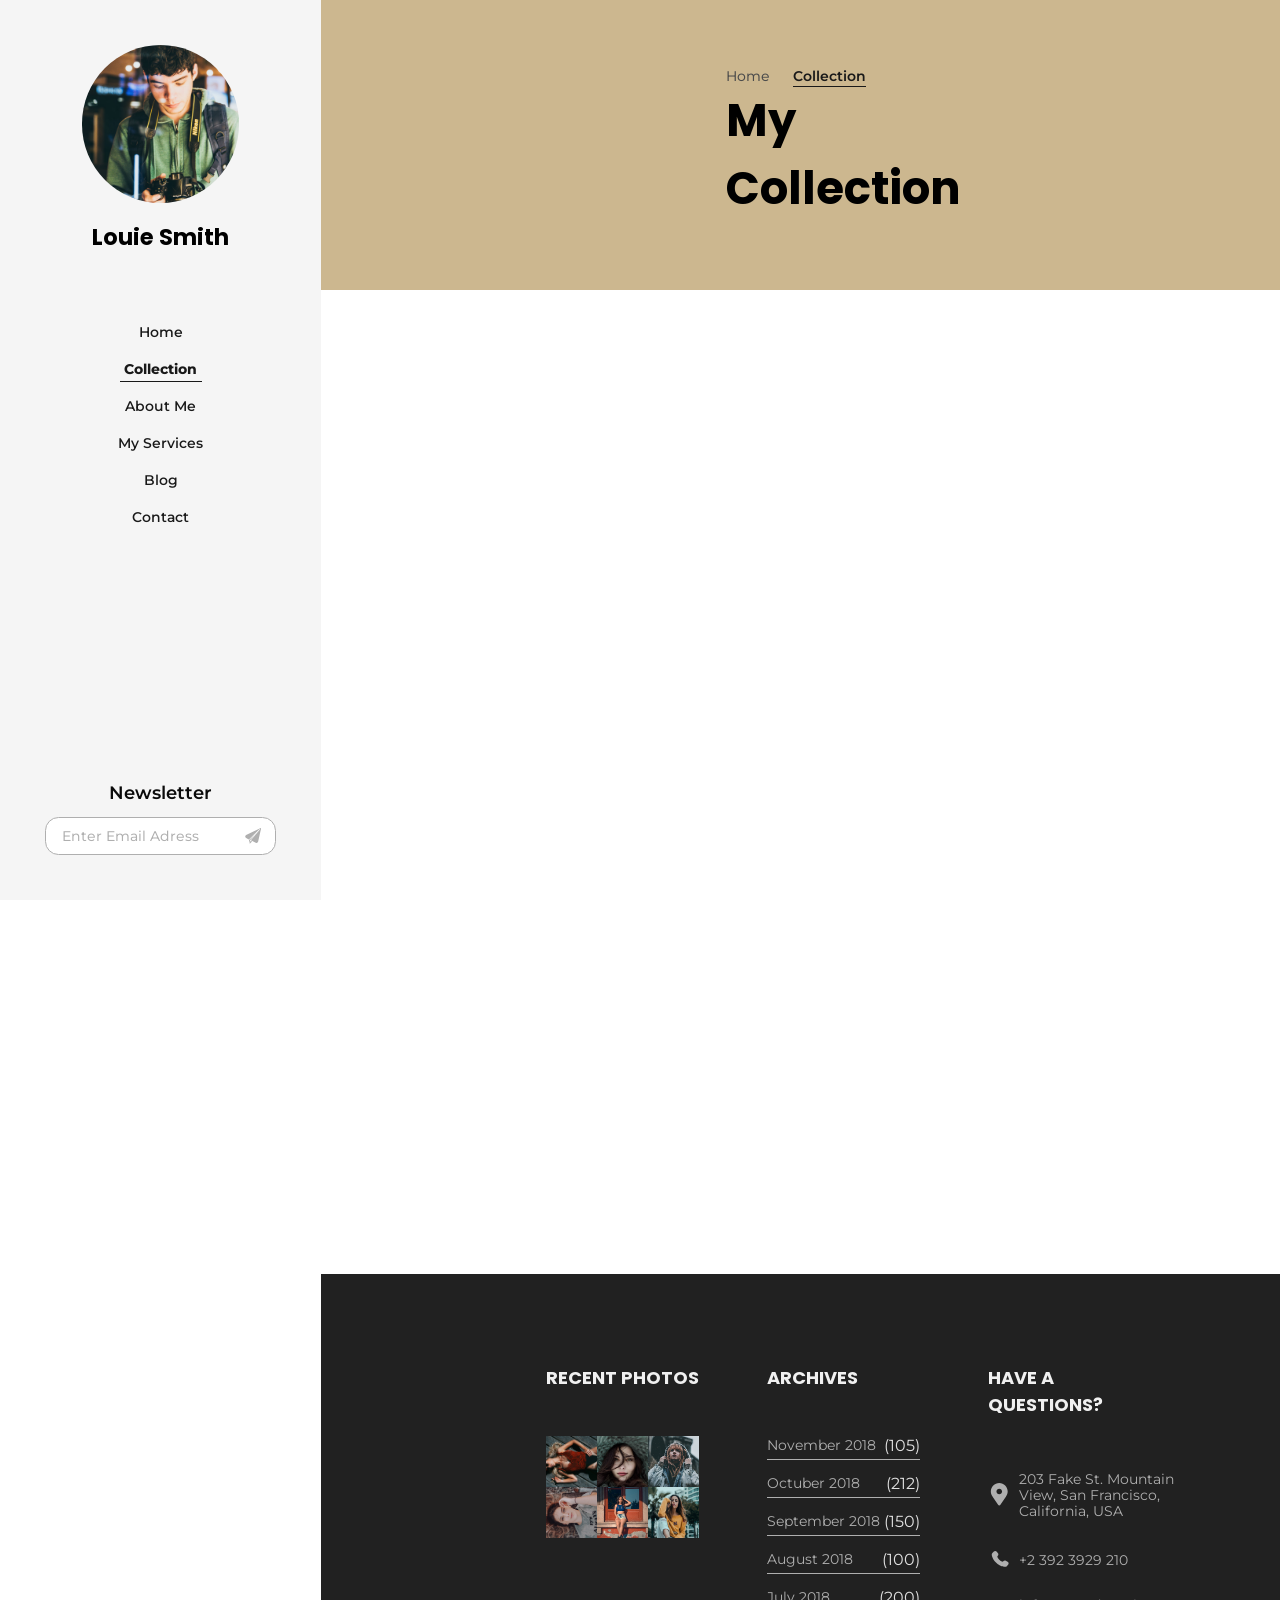
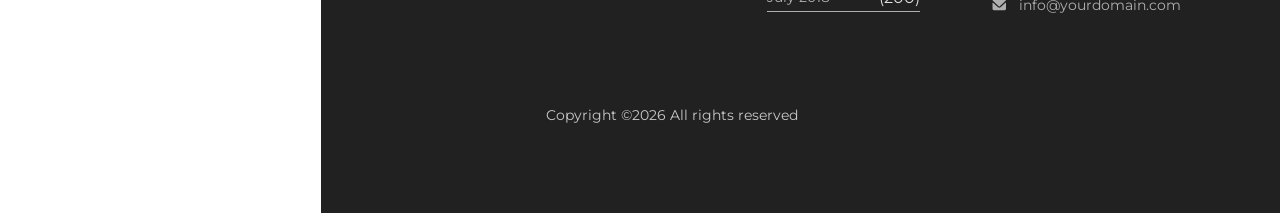
<file: collection.html>
<!DOCTYPE html>
<html lang="en">

<head>
    <meta charset="UTF-8">
    <meta name="viewport" content="width=device-width, initial-scale=1.0">
    <title>Louie Smith</title>

    <link rel="stylesheet" href="style.css">

    <link rel="preconnect" href="https://fonts.googleapis.com">
    <link rel="preconnect" href="https://fonts.gstatic.com" crossorigin>
    <link
        href="https://fonts.googleapis.com/css2?family=Herr+Von+Muellerhoff&family=Inter:ital,opsz,wght@0,14..32,100..900;1,14..32,100..900&family=Montserrat:ital,wght@0,100..900;1,100..900&family=Playfair+Display:ital,wght@0,400..900;1,400..900&family=Roboto+Mono:ital,wght@0,100..700;1,100..700&family=Roboto:ital,wght@0,100..900;1,100..900&display=swap"
        rel="stylesheet">

    <link rel="preconnect" href="https://fonts.googleapis.com">
    <link rel="preconnect" href="https://fonts.gstatic.com" crossorigin>
    <link
        href="https://fonts.googleapis.com/css2?family=Herr+Von+Muellerhoff&family=Inter:ital,opsz,wght@0,14..32,100..900;1,14..32,100..900&family=Montserrat:ital,wght@0,100..900;1,100..900&family=Playfair+Display:ital,wght@0,400..900;1,400..900&family=Poppins:ital,wght@0,100;0,200;0,300;0,400;0,500;0,600;0,700;0,800;0,900;1,100;1,200;1,300;1,400;1,500;1,600;1,700;1,800;1,900&family=Roboto+Mono:ital,wght@0,100..700;1,100..700&family=Roboto:ital,wght@0,100..900;1,100..900&display=swap"
        rel="stylesheet">
</head>

<body>
    <nav>
        <ul>
            <li>
                <a href="">
                    <img src="img/author.jpg" alt="">
                </a>
            </li>
            <li>
                <a href="">
                    <h1>
                        Louie Smith
                    </h1>
                </a>
            </li>
        </ul>

        <ul>
            <li>
                <a href="index.html">
                    <h3>
                        Home
                    </h3>
                </a>
            </li>
            <li>
                <a href="collection.html">
                    <h3 id="currentPage">
                        Collection
                    </h3>
                </a>
            </li>
            <li>
                <a href="about.html">
                    <h3>
                        About Me
                    </h3>
                </a>
            </li>
            <li>
                <a href="services.html">
                    <h3>
                        My Services
                    </h3>
                </a>
            </li>
            <li>
                <a href="blog.html">
                    <h3>
                        Blog
                    </h3>
                </a>
            </li>
            <li>
                <a href="contact.html">
                    <h3>
                        Contact
                    </h3>
                </a>
            </li>
        </ul>

        <ul>
            <li>
                <a href="">
                    <h2>
                        Newsletter
                    </h2>
                </a>
            </li>
            <li>
                <form>
                    <input type="email" placeholder="Enter Email Adress" required>
                    <button>
                        <svg version="1.1" id="Uploaded to svgrepo.com" xmlns="http://www.w3.org/2000/svg"
                            xmlns:xlink="http://www.w3.org/1999/xlink" width="800px" height="800px" viewBox="0 0 32 32"
                            xml:space="preserve">
                            <path d="M10.774,23.619l-1.625,5.691C9.06,29.164,9,28.992,9,28.794v-5.57l13.09-12.793L10.774,23.619z
	 M10.017,29.786c0.243-0.002,0.489-0.084,0.69-0.285l3.638-3.639l-2.772-1.386L10.017,29.786z M28.835,2.009L3.802,14.326
	c-2.226,1.095-2.236,4.266-0.017,5.375l4.89,2.445L27.464,3.79c0.204-0.199,0.516-0.234,0.759-0.086
	c0.326,0.2,0.396,0.644,0.147,0.935l-16.3,18.976l8.84,4.4c1.746,0.873,3.848-0.128,4.27-2.034l5.071-22.858
	C30.435,2.304,29.588,1.639,28.835,2.009z" />
                        </svg>
                    </button>
                </form>
            </li>
        </ul>
    </nav>

    <main>
        <section class="bannerVariant2">
            <div>
                <a href="index.html">
                    <h2>
                        Home
                    </h2>
                </a>
                <a href="collection.html">
                    <h2 class="currentPage">
                        Collection
                    </h2>
                </a>
            </div>
            <h1>
                My Collection
            </h1>
        </section>

        <section class="collection">
            <figure>
                <div>
                    <h1>
                        Photo 01
                    </h1>

                    <div class="tags">
                        <h2>
                            Model
                        </h2>
                    </div>
                </div>
                <img src="img/image_1.jpg" alt="">
            </figure>

            <figure>
                <div>
                    <h1>
                        Photo 02
                    </h1>

                    <div class="tags">
                        <h2>
                            Nature
                        </h2>
                    </div>
                </div>
                <img src="img/image_2.jpg" alt="">
            </figure>

            <figure>
                <div>
                    <h1>
                        Photo 03
                    </h1>

                    <div class="tags">
                        <h2>
                            Fashion
                        </h2>
                    </div>
                </div>
                <img src="img/image_3.jpg" alt="">
            </figure>

            <figure>
                <div>
                    <h1>
                        Photo 04
                    </h1>

                    <div class="tags">
                        <h2>
                            Travel
                        </h2>
                    </div>
                </div>
                <img src="img/image_4.jpg" alt="">
            </figure>

            <figure>
                <div>
                    <h1>
                        Photo 05
                    </h1>

                    <div class="tags">
                        <h2>
                            Travel
                        </h2>
                    </div>
                </div>
                <img src="img/image_5.jpg" alt="">
            </figure>

            <figure>
                <div>
                    <h1>
                        Photo 06
                    </h1>

                    <div class="tags">
                        <h2>
                            Travel
                        </h2>
                    </div>
                </div>
                <img src="img/image_6.jpg" alt="">
            </figure>

            <figure>
                <div>
                    <h1>
                        Photo 07
                    </h1>

                    <div class="tags">
                        <h2>
                            Fashion
                        </h2>

                        <h2>
                            Model
                        </h2>
                    </div>
                </div>
                <img src="img/image_7.jpg" alt="">
            </figure>

            <figure>
                <div>
                    <h1>
                        Photo 08
                    </h1>

                    <div class="tags">
                        <h2>
                            Nature
                        </h2>
                    </div>
                </div>
                <img src="img/image_8.jpg" alt="">
            </figure>

            <figure>
                <div>
                    <h1>
                        Photo 09
                    </h1>

                    <div class="tags">
                        <h2>
                            Technology
                        </h2>
                    </div>
                </div>
                <img src="img/image_9.jpg" alt="">
            </figure>

            <figure>
                <div>
                    <h1>
                        Photo 10
                    </h1>

                    <div class="tags">
                        <h2>
                            Model
                        </h2>
                    </div>
                </div>
                <img src="img/image_10.jpg" alt="">
            </figure>

            <figure>
                <div>
                    <h1>
                        Photo 11
                    </h1>

                    <div class="tags">
                        <h2>
                            Fashion
                        </h2>
                    </div>
                </div>
                <img src="img/image_11.jpg" alt="">
            </figure>

            <figure>
                <div>
                    <h1>
                        Photo 12
                    </h1>

                    <div class="tags">
                        <h2>
                            Photography
                        </h2>
                    </div>
                </div>
                <img src="img/image_12.jpg" alt="">
            </figure>
        </section>

        <footer>
            <div>
                <h1>
                    Recent Photos
                </h1>
                <div>
                    <img src="img/image_2.jpg" alt="">
                    <img src="img/image_1.jpg" alt="">
                    <img src="img/image_3.jpg" alt="">
                    <img src="img/image_4.jpg" alt="">
                    <img src="img/image_5.jpg" alt="">
                    <img src="img/image_6.jpg" alt="">
                </div>
            </div>

            <div>
                <h1>
                    Archives
                </h1>

                <div>
                    <dl>
                        <dt>
                            <h2>November 2018</h2>
                        </dt>
                        <dd>
                            <h3>(105)</h3>
                        </dd>
                    </dl>
                    <dl>
                        <dt>
                            <h2>Octuber 2018</h2>
                        </dt>
                        <dd>
                            <h3>(212)</h3>
                        </dd>
                    </dl>
                    <dl>
                        <dt>
                            <h2>September 2018</h2>
                        </dt>
                        <dd>
                            <h3>(150)</h3>
                        </dd>
                    </dl>
                    <dl>
                        <dt>
                            <h2>August 2018</h2>
                        </dt>
                        <dd>
                            <h3>(100)</h3>
                        </dd>
                    </dl>
                    <dl>
                        <dt>
                            <h2>July 2018</h2>
                        </dt>
                        <dd>
                            <h3>(200)</h3>
                        </dd>
                    </dl>
                </div>
            </div>

            <div>
                <h1>
                    Have a Questions?
                </h1>

                <div>
                    <dl>
                        <dt>
                            <svg version="1.0" id="Layer_1" xmlns="http://www.w3.org/2000/svg"
                                xmlns:xlink="http://www.w3.org/1999/xlink" width="800px" height="800px"
                                viewBox="0 0 64 64" enable-background="new 0 0 64 64" xml:space="preserve">
                                <path d="M32,0C18.746,0,8,10.746,8,24c0,5.219,1.711,10.008,4.555,13.93c0.051,0.094,0.059,0.199,0.117,0.289l16,24
	C29.414,63.332,30.664,64,32,64s2.586-0.668,3.328-1.781l16-24c0.059-0.09,0.066-0.195,0.117-0.289C54.289,34.008,56,29.219,56,24
	C56,10.746,45.254,0,32,0z M32,32c-4.418,0-8-3.582-8-8s3.582-8,8-8s8,3.582,8,8S36.418,32,32,32z" />
                            </svg>
                        </dt>
                        <dd>
                            <h2>203 Fake St. Mountain View, San Francisco, California, USA</h2>
                        </dd>
                    </dl>
                    <dl>
                        <dt>
                            <svg width="800px" height="800px" viewBox="0 0 24 24" xmlns="http://www.w3.org/2000/svg">
                                <path
                                    d="M16.5562 12.9062L16.1007 13.359C16.1007 13.359 15.0181 14.4355 12.0631 11.4972C9.10812 8.55901 10.1907 7.48257 10.1907 7.48257L10.4775 7.19738C11.1841 6.49484 11.2507 5.36691 10.6342 4.54348L9.37326 2.85908C8.61028 1.83992 7.13596 1.70529 6.26145 2.57483L4.69185 4.13552C4.25823 4.56668 3.96765 5.12559 4.00289 5.74561C4.09304 7.33182 4.81071 10.7447 8.81536 14.7266C13.0621 18.9492 17.0468 19.117 18.6763 18.9651C19.1917 18.9171 19.6399 18.6546 20.0011 18.2954L21.4217 16.883C22.3806 15.9295 22.1102 14.2949 20.8833 13.628L18.9728 12.5894C18.1672 12.1515 17.1858 12.2801 16.5562 12.9062Z" />
                            </svg>
                        </dt>
                        <dd>
                            <h2>+2 392 3929 210</h2>
                        </dd>
                    </dl>
                    <dl>
                        <dt>
                            <svg xmlns="http://www.w3.org/2000/svg" width="100" height="100" viewBox="0 0 100 100"
                                xml:space="preserve">

                                <g>
                                    <g>
                                        <path
                                            d="M48.7,55c0.8,0.7,1.9,0.7,2.7,0l28.3-26.2c0.5-1,0.4-2.6-1.6-2.6l-56,0.1c-1.5,0-2.7,1.4-1.6,2.6L48.7,55z" />
                                    </g>
                                    <g>
                                        <path d="M80,40c0-1.3-1.6-2-2.5-1.1l-22,20.4c-1.5,1.4-3.4,2.1-5.4,2.1s-3.9-0.7-5.4-2.1L22.6,38.9
			c-1-0.9-2.5-0.2-2.5,1.1c0,7.9,0,26,0,26c0,3.3,2.7,6,6,6h48c3.3,0,6-2.7,6-6C80,66,80,48,80,40z" />
                                    </g>
                                </g>
                            </svg>
                        </dt>
                        <dd>
                            <h2>info@yourdomain.com</h2>
                        </dd>
                    </dl>
                </div>
            </div>
            <div>
                <h2>Copyright ©2026 All rights reserved</a></h2>
            </div>
        </footer>
    </main>
</body>

</html>
</file>
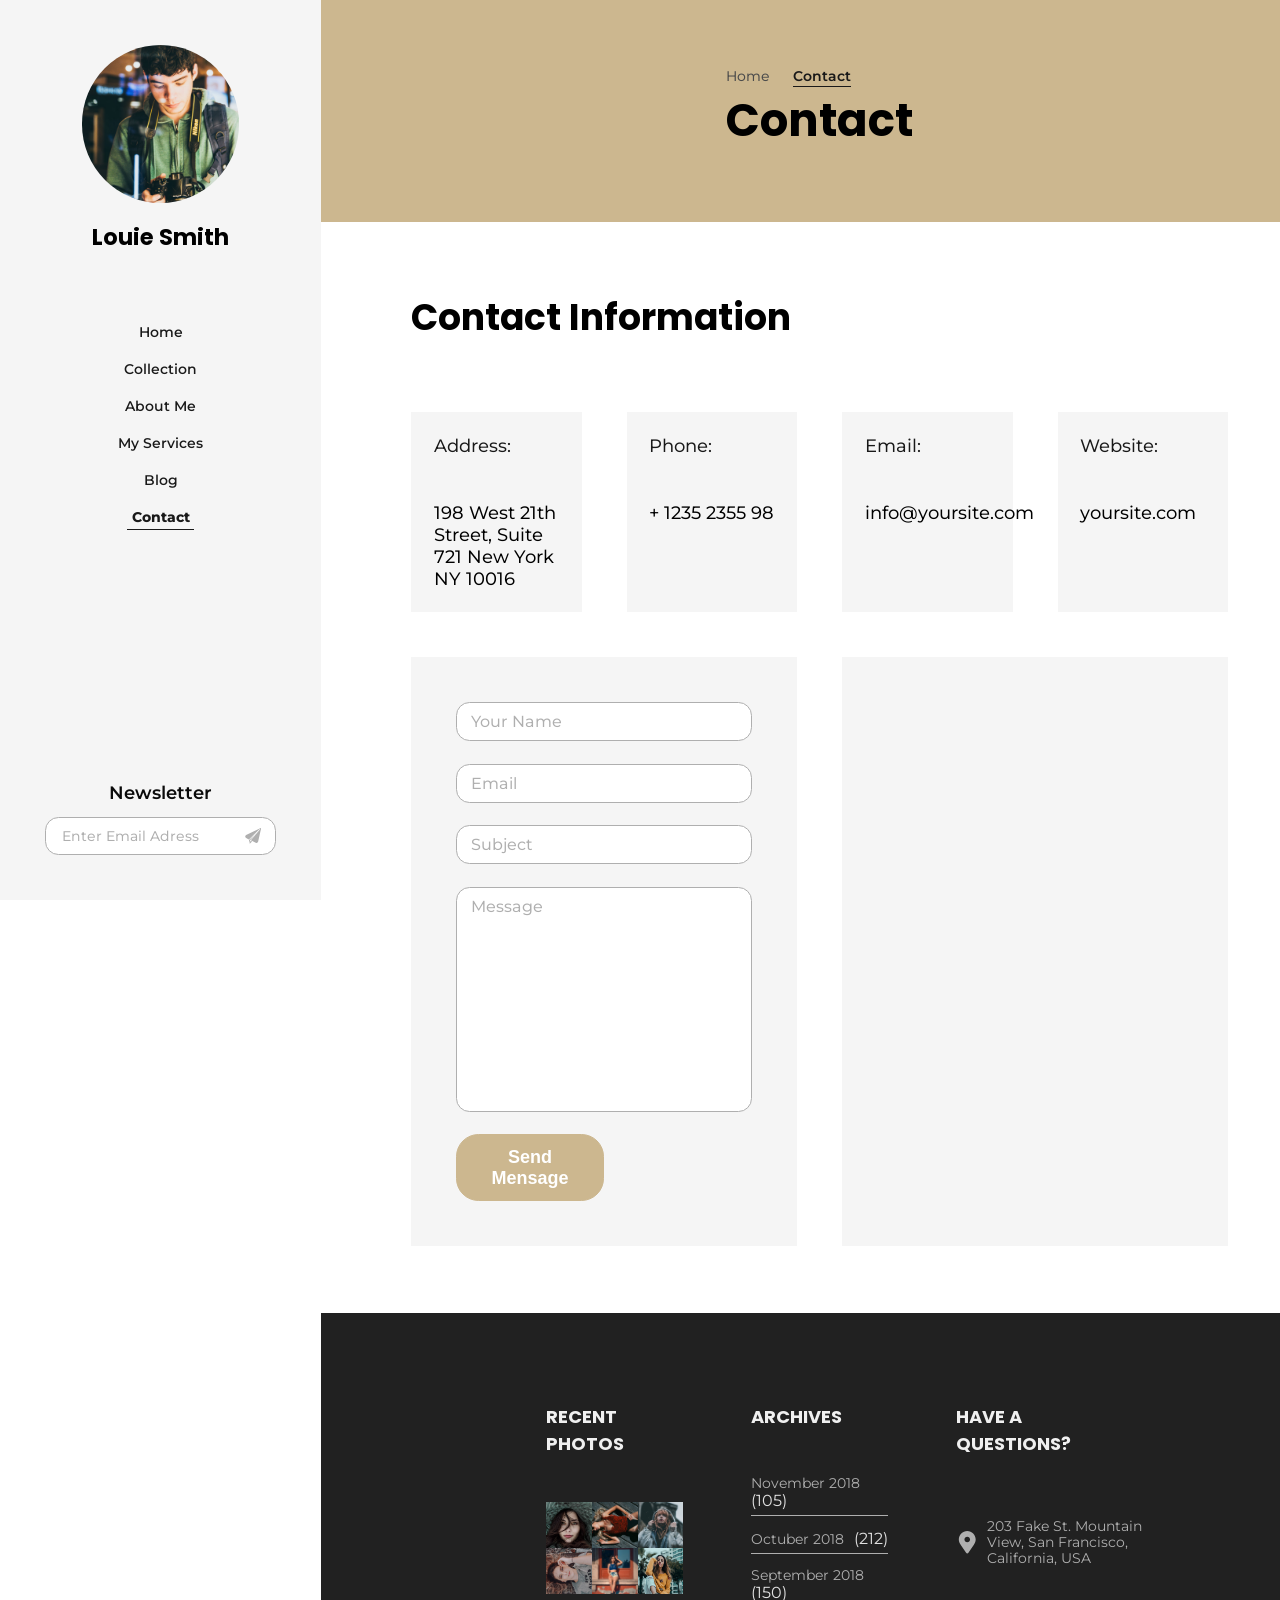
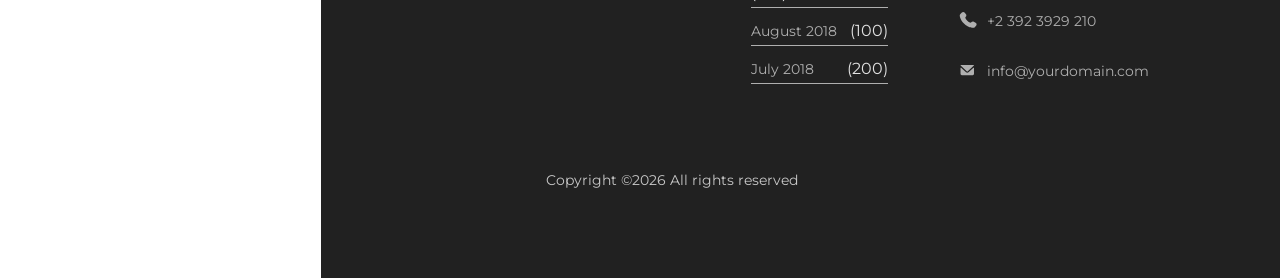
<file: contact.html>
<!DOCTYPE html>
<html lang="en">

<head>
    <meta charset="UTF-8">
    <meta name="viewport" content="width=device-width, initial-scale=1.0">
    <title>Louie Smith</title>

    <link rel="stylesheet" href="style.css">

    <link rel="preconnect" href="https://fonts.googleapis.com">
    <link rel="preconnect" href="https://fonts.gstatic.com" crossorigin>
    <link
        href="https://fonts.googleapis.com/css2?family=Herr+Von+Muellerhoff&family=Inter:ital,opsz,wght@0,14..32,100..900;1,14..32,100..900&family=Montserrat:ital,wght@0,100..900;1,100..900&family=Playfair+Display:ital,wght@0,400..900;1,400..900&family=Roboto+Mono:ital,wght@0,100..700;1,100..700&family=Roboto:ital,wght@0,100..900;1,100..900&display=swap"
        rel="stylesheet">

    <link rel="preconnect" href="https://fonts.googleapis.com">
    <link rel="preconnect" href="https://fonts.gstatic.com" crossorigin>
    <link
        href="https://fonts.googleapis.com/css2?family=Herr+Von+Muellerhoff&family=Inter:ital,opsz,wght@0,14..32,100..900;1,14..32,100..900&family=Montserrat:ital,wght@0,100..900;1,100..900&family=Playfair+Display:ital,wght@0,400..900;1,400..900&family=Poppins:ital,wght@0,100;0,200;0,300;0,400;0,500;0,600;0,700;0,800;0,900;1,100;1,200;1,300;1,400;1,500;1,600;1,700;1,800;1,900&family=Roboto+Mono:ital,wght@0,100..700;1,100..700&family=Roboto:ital,wght@0,100..900;1,100..900&display=swap"
        rel="stylesheet">
</head>

<body>
    <nav>
        <ul>
            <li>
                <a href="">
                    <img src="img/author.jpg" alt="">
                </a>
            </li>
            <li>
                <a href="">
                    <h1>
                        Louie Smith
                    </h1>
                </a>
            </li>
        </ul>

        <ul>
            <li>
                <a href="index.html">
                    <h3>
                        Home
                    </h3>
                </a>
            </li>
            <li>
                <a href="collection.html">
                    <h3>
                        Collection
                    </h3>
                </a>
            </li>
            <li>
                <a href="about.html">
                    <h3>
                        About Me
                    </h3>
                </a>
            </li>
            <li>
                <a href="services.html">
                    <h3>
                        My Services
                    </h3>
                </a>
            </li>
            <li>
                <a href="blog.html">
                    <h3>
                        Blog
                    </h3>
                </a>
            </li>
            <li>
                <a href="contact.html">
                    <h3 id="currentPage">
                        Contact
                    </h3>
                </a>
            </li>
        </ul>

        <ul>
            <li>
                <a href="">
                    <h2>
                        Newsletter
                    </h2>
                </a>
            </li>
            <li>
                <form>
                    <input type="email" placeholder="Enter Email Adress" required>
                    <button>
                        <svg version="1.1" id="Uploaded to svgrepo.com" xmlns="http://www.w3.org/2000/svg"
                            xmlns:xlink="http://www.w3.org/1999/xlink" width="800px" height="800px" viewBox="0 0 32 32"
                            xml:space="preserve">
                            <path d="M10.774,23.619l-1.625,5.691C9.06,29.164,9,28.992,9,28.794v-5.57l13.09-12.793L10.774,23.619z
	 M10.017,29.786c0.243-0.002,0.489-0.084,0.69-0.285l3.638-3.639l-2.772-1.386L10.017,29.786z M28.835,2.009L3.802,14.326
	c-2.226,1.095-2.236,4.266-0.017,5.375l4.89,2.445L27.464,3.79c0.204-0.199,0.516-0.234,0.759-0.086
	c0.326,0.2,0.396,0.644,0.147,0.935l-16.3,18.976l8.84,4.4c1.746,0.873,3.848-0.128,4.27-2.034l5.071-22.858
	C30.435,2.304,29.588,1.639,28.835,2.009z" />
                        </svg>
                    </button>
                </form>
            </li>
        </ul>
    </nav>

    <main>
        <section class="bannerVariant2">
            <div>
                <a href="index.html">
                    <h2>
                        Home
                    </h2>
                </a>
                <a href="collection.html">
                    <h2 class="currentPage">
                        Contact
                    </h2>
                </a>
            </div>
            <h1>
                Contact
            </h1>
        </section>

        <section class="contact">
            <h1>
                Contact Information
            </h1>

            <div>
                <div>
                    <h2>Address:</h2>
                    <h2><a href="">198 West 21th Street, Suite 721 New York NY 10016</a></h2>
                </div>
                <div>
                    <h2>Phone:</h2>
                    <h2><a href="">+ 1235 2355 98</a></h2>
                </div>
                <div>
                    <h2>Email:</h2>
                    <h2><a href="">info@yoursite.com</a></h2>
                </div>
                <div>
                    <h2>Website:</h2>
                    <h2><a href="">yoursite.com</a></h2>
                </div>
                <div>
                    <form action="">
                        <input type="text" required placeholder="Your Name">
                        <input type="email" required placeholder="Email">
                        <input type="text" required placeholder="Subject">
                        <textarea name="" id="" required placeholder="Message"></textarea>
                        <button>Send Mensage</button>
                    </form>
                </div>
                <div>
                    <iframe
                        src="https://www.google.com/maps/embed?pb=!1m18!1m12!1m3!1d3022.8795338635723!2d-73.99646249999999!3d40.742676200000005!2m3!1f0!2f0!3f0!3m2!1i1024!2i768!4f13.1!3m3!1m2!1s0x89c259bb665a5b95%3A0x37d23ed9e6c9479e!2s198%20W%2021st%20St%20%23721%2C%20New%20York%2C%20NY%2010011%2C%20EUA!5e0!3m2!1spt-BR!2sbr!4v1779332260429!5m2!1spt-BR!2sbr"
                        style="border:0;" allowfullscreen="" loading="lazy"
                        referrerpolicy="no-referrer-when-downgrade"></iframe>
                </div>
            </div>
        </section>

        <footer>
            <div>
                <h1>
                    Recent Photos
                </h1>
                <div>
                    <img src="img/image_1.jpg" alt="">
                    <img src="img/image_2.jpg" alt="">
                    <img src="img/image_3.jpg" alt="">
                    <img src="img/image_4.jpg" alt="">
                    <img src="img/image_5.jpg" alt="">
                    <img src="img/image_6.jpg" alt="">
                </div>
            </div>

            <div>
                <h1>
                    Archives
                </h1>

                <div>
                    <dl>
                        <dt>
                            <h2>November 2018</h2>
                        </dt>
                        <dd>
                            <h3>(105)</h3>
                        </dd>
                    </dl>
                    <dl>
                        <dt>
                            <h2>Octuber 2018</h2>
                        </dt>
                        <dd>
                            <h3>(212)</h3>
                        </dd>
                    </dl>
                    <dl>
                        <dt>
                            <h2>September 2018</h2>
                        </dt>
                        <dd>
                            <h3>(150)</h3>
                        </dd>
                    </dl>
                    <dl>
                        <dt>
                            <h2>August 2018</h2>
                        </dt>
                        <dd>
                            <h3>(100)</h3>
                        </dd>
                    </dl>
                    <dl>
                        <dt>
                            <h2>July 2018</h2>
                        </dt>
                        <dd>
                            <h3>(200)</h3>
                        </dd>
                    </dl>
                </div>
            </div>

            <div>
                <h1>
                    Have a Questions?
                </h1>

                <div>
                    <dl>
                        <dt>
                            <svg version="1.0" id="Layer_1" xmlns="http://www.w3.org/2000/svg"
                                xmlns:xlink="http://www.w3.org/1999/xlink" width="800px" height="800px"
                                viewBox="0 0 64 64" enable-background="new 0 0 64 64" xml:space="preserve">
                                <path d="M32,0C18.746,0,8,10.746,8,24c0,5.219,1.711,10.008,4.555,13.93c0.051,0.094,0.059,0.199,0.117,0.289l16,24
	C29.414,63.332,30.664,64,32,64s2.586-0.668,3.328-1.781l16-24c0.059-0.09,0.066-0.195,0.117-0.289C54.289,34.008,56,29.219,56,24
	C56,10.746,45.254,0,32,0z M32,32c-4.418,0-8-3.582-8-8s3.582-8,8-8s8,3.582,8,8S36.418,32,32,32z" />
                            </svg>
                        </dt>
                        <dd>
                            <h2>203 Fake St. Mountain View, San Francisco, California, USA</h2>
                        </dd>
                    </dl>
                    <dl>
                        <dt>
                            <svg width="800px" height="800px" viewBox="0 0 24 24" xmlns="http://www.w3.org/2000/svg">
                                <path
                                    d="M16.5562 12.9062L16.1007 13.359C16.1007 13.359 15.0181 14.4355 12.0631 11.4972C9.10812 8.55901 10.1907 7.48257 10.1907 7.48257L10.4775 7.19738C11.1841 6.49484 11.2507 5.36691 10.6342 4.54348L9.37326 2.85908C8.61028 1.83992 7.13596 1.70529 6.26145 2.57483L4.69185 4.13552C4.25823 4.56668 3.96765 5.12559 4.00289 5.74561C4.09304 7.33182 4.81071 10.7447 8.81536 14.7266C13.0621 18.9492 17.0468 19.117 18.6763 18.9651C19.1917 18.9171 19.6399 18.6546 20.0011 18.2954L21.4217 16.883C22.3806 15.9295 22.1102 14.2949 20.8833 13.628L18.9728 12.5894C18.1672 12.1515 17.1858 12.2801 16.5562 12.9062Z" />
                            </svg>
                        </dt>
                        <dd>
                            <h2>+2 392 3929 210</h2>
                        </dd>
                    </dl>
                    <dl>
                        <dt>
                            <svg xmlns="http://www.w3.org/2000/svg" width="100" height="100" viewBox="0 0 100 100"
                                xml:space="preserve">

                                <g>
                                    <g>
                                        <path
                                            d="M48.7,55c0.8,0.7,1.9,0.7,2.7,0l28.3-26.2c0.5-1,0.4-2.6-1.6-2.6l-56,0.1c-1.5,0-2.7,1.4-1.6,2.6L48.7,55z" />
                                    </g>
                                    <g>
                                        <path d="M80,40c0-1.3-1.6-2-2.5-1.1l-22,20.4c-1.5,1.4-3.4,2.1-5.4,2.1s-3.9-0.7-5.4-2.1L22.6,38.9
			c-1-0.9-2.5-0.2-2.5,1.1c0,7.9,0,26,0,26c0,3.3,2.7,6,6,6h48c3.3,0,6-2.7,6-6C80,66,80,48,80,40z" />
                                    </g>
                                </g>
                            </svg>
                        </dt>
                        <dd>
                            <h2>info@yourdomain.com</h2>
                        </dd>
                    </dl>
                </div>
            </div>
            <div>
                <h2>Copyright ©2026 All rights reserved</a></h2>
            </div>
        </footer>
    </main>
</body>

</html>
</file>
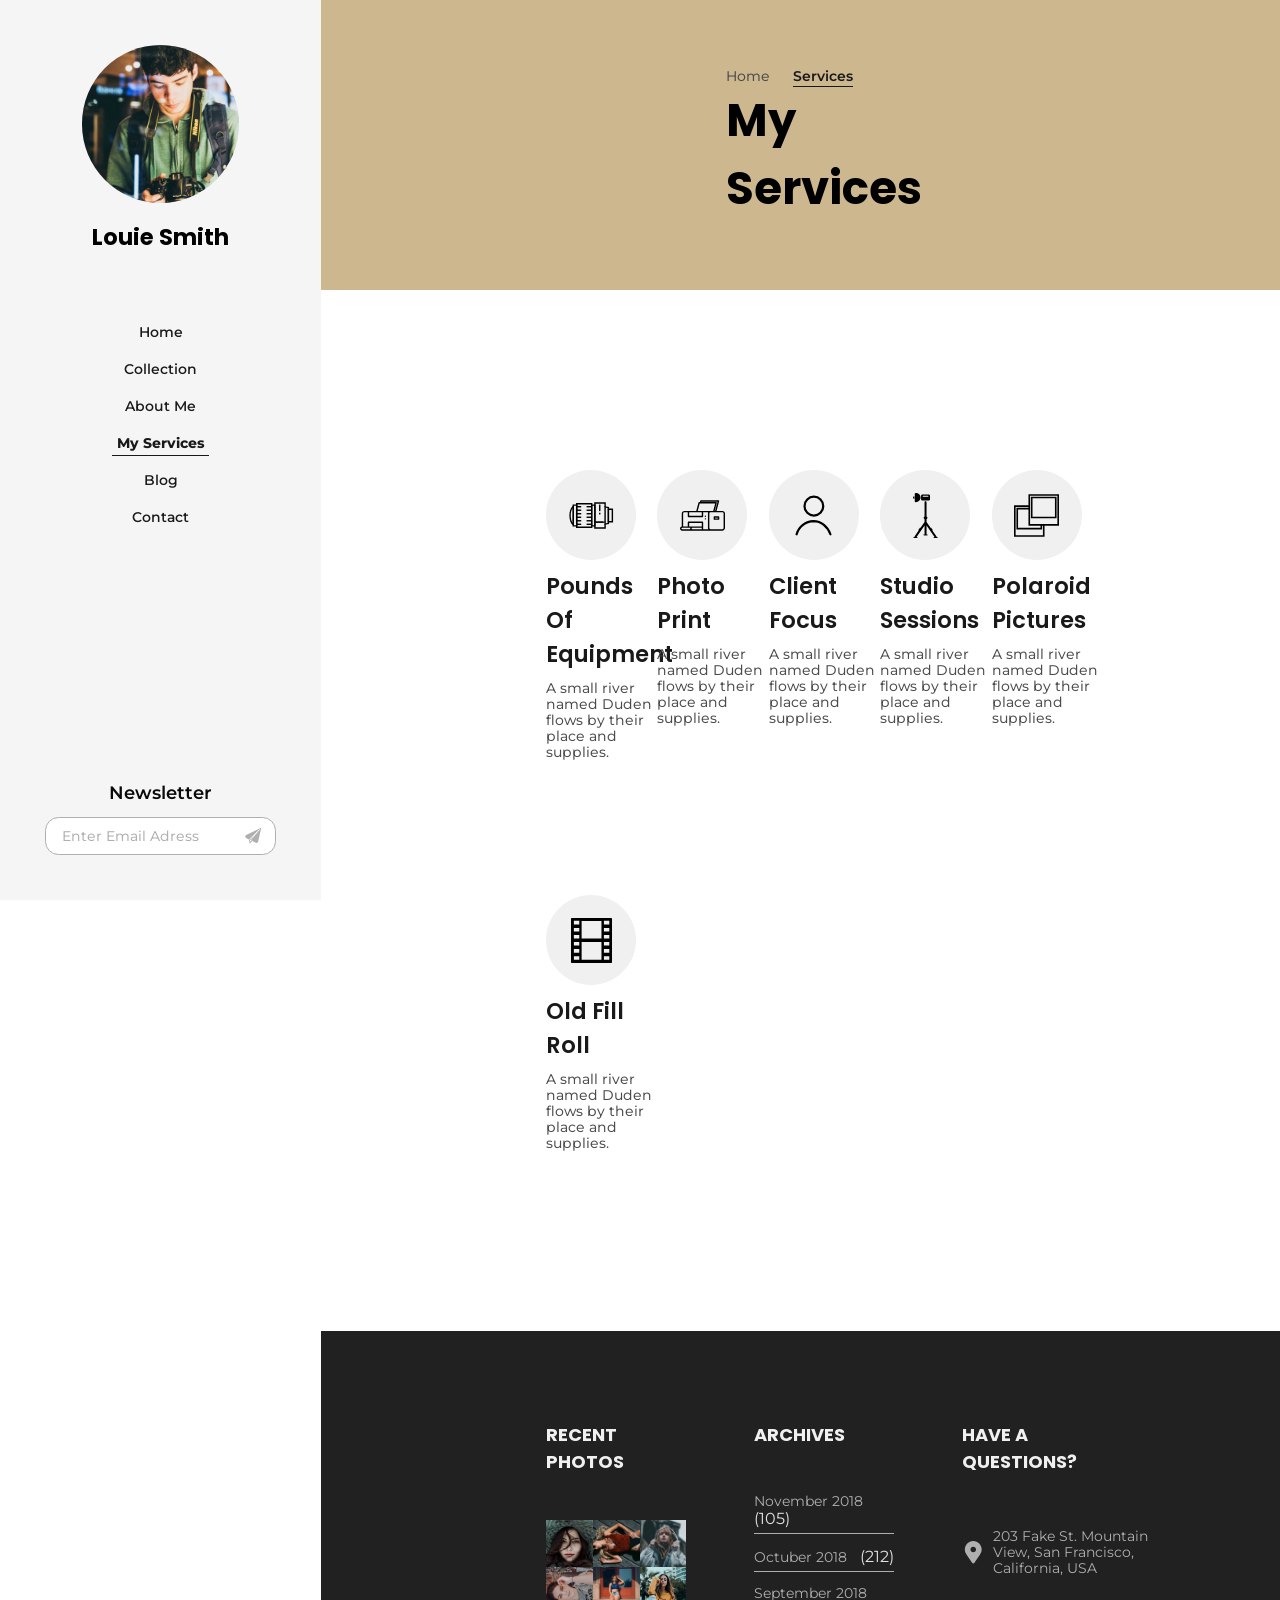
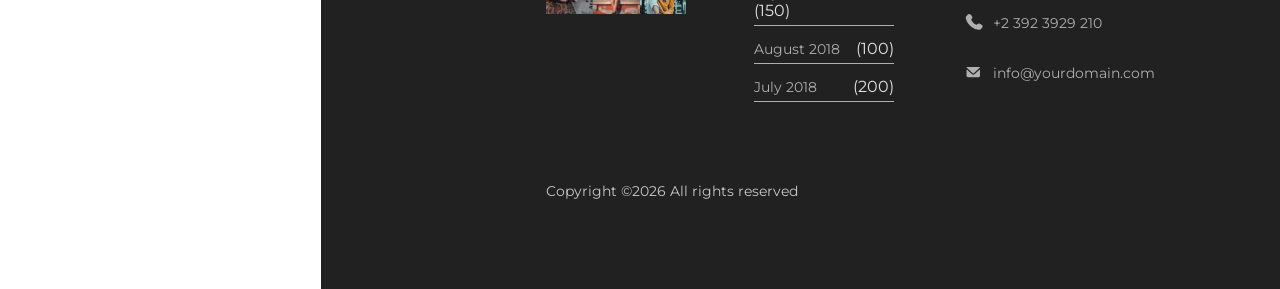
<file: services.html>
<!DOCTYPE html>
<html lang="en">

<head>
    <meta charset="UTF-8">
    <meta name="viewport" content="width=device-width, initial-scale=1.0">
    <title>Louie Smith</title>

    <link rel="stylesheet" href="style.css">

    <link rel="preconnect" href="https://fonts.googleapis.com">
    <link rel="preconnect" href="https://fonts.gstatic.com" crossorigin>
    <link
        href="https://fonts.googleapis.com/css2?family=Herr+Von+Muellerhoff&family=Inter:ital,opsz,wght@0,14..32,100..900;1,14..32,100..900&family=Montserrat:ital,wght@0,100..900;1,100..900&family=Playfair+Display:ital,wght@0,400..900;1,400..900&family=Roboto+Mono:ital,wght@0,100..700;1,100..700&family=Roboto:ital,wght@0,100..900;1,100..900&display=swap"
        rel="stylesheet">

    <link rel="preconnect" href="https://fonts.googleapis.com">
    <link rel="preconnect" href="https://fonts.gstatic.com" crossorigin>
    <link
        href="https://fonts.googleapis.com/css2?family=Herr+Von+Muellerhoff&family=Inter:ital,opsz,wght@0,14..32,100..900;1,14..32,100..900&family=Montserrat:ital,wght@0,100..900;1,100..900&family=Playfair+Display:ital,wght@0,400..900;1,400..900&family=Poppins:ital,wght@0,100;0,200;0,300;0,400;0,500;0,600;0,700;0,800;0,900;1,100;1,200;1,300;1,400;1,500;1,600;1,700;1,800;1,900&family=Roboto+Mono:ital,wght@0,100..700;1,100..700&family=Roboto:ital,wght@0,100..900;1,100..900&display=swap"
        rel="stylesheet">
</head>

<body>
    <nav>
        <ul>
            <li>
                <a href="">
                    <img src="img/author.jpg" alt="">
                </a>
            </li>
            <li>
                <a href="">
                    <h1>
                        Louie Smith
                    </h1>
                </a>
            </li>
        </ul>

        <ul>
            <li>
                <a href="index.html">
                    <h3>
                        Home
                    </h3>
                </a>
            </li>
            <li>
                <a href="collection.html">
                    <h3>
                        Collection
                    </h3>
                </a>
            </li>
            <li>
                <a href="about.html">
                    <h3>
                        About Me
                    </h3>
                </a>
            </li>
            <li>
                <a href="services.html">
                    <h3 id="currentPage">
                        My Services
                    </h3>
                </a>
            </li>
            <li>
                <a href="blog.html">
                    <h3>
                        Blog
                    </h3>
                </a>
            </li>
            <li>
                <a href="contact.html">
                    <h3>
                        Contact
                    </h3>
                </a>
            </li>
        </ul>

        <ul>
            <li>
                <a href="">
                    <h2>
                        Newsletter
                    </h2>
                </a>
            </li>
            <li>
                <form>
                    <input type="email" placeholder="Enter Email Adress" required>
                    <button>
                        <svg version="1.1" id="Uploaded to svgrepo.com" xmlns="http://www.w3.org/2000/svg"
                            xmlns:xlink="http://www.w3.org/1999/xlink" width="800px" height="800px" viewBox="0 0 32 32"
                            xml:space="preserve">
                            <path d="M10.774,23.619l-1.625,5.691C9.06,29.164,9,28.992,9,28.794v-5.57l13.09-12.793L10.774,23.619z
	 M10.017,29.786c0.243-0.002,0.489-0.084,0.69-0.285l3.638-3.639l-2.772-1.386L10.017,29.786z M28.835,2.009L3.802,14.326
	c-2.226,1.095-2.236,4.266-0.017,5.375l4.89,2.445L27.464,3.79c0.204-0.199,0.516-0.234,0.759-0.086
	c0.326,0.2,0.396,0.644,0.147,0.935l-16.3,18.976l8.84,4.4c1.746,0.873,3.848-0.128,4.27-2.034l5.071-22.858
	C30.435,2.304,29.588,1.639,28.835,2.009z" />
                        </svg>
                    </button>
                </form>
            </li>
        </ul>
    </nav>

    <main>
        <section class="bannerVariant2">
            <div>
                <a href="index.html">
                    <h2>
                        Home
                    </h2>
                </a>
                <a href="collection.html">
                    <h2 class="currentPage">
                        Services
                    </h2>
                </a>
            </div>
            <h1>
                My Services
            </h1>
        </section>

        <section class="services">
            <div>
                <figure>
                    <svg width="800px" height="800px" viewBox="0 0 64 64" enable-background="new 0 0 64 64"
                        version="1.1" xml:space="preserve" xmlns="http://www.w3.org/2000/svg"
                        xmlns:xlink="http://www.w3.org/1999/xlink" transform="rotate(270)">

                        <g id="SVGRepo_bgCarrier" stroke-width="0" />

                        <g id="SVGRepo_tracerCarrier" stroke-linecap="round" stroke-linejoin="round" />

                        <g id="SVGRepo_iconCarrier">
                            <g id="grid" />
                            <g id="Layer_2" />
                            <g id="Layer_3" />
                            <g id="Layer_4">
                                <g>
                                    <rect height="2" width="2.375" x="33.5" y="42.708" />
                                </g>
                                <g>
                                    <rect height="2" width="9.334" x="38.208" y="42.708" />
                                </g>
                                <g>
                                    <path
                                        d="M44.256,57H19.744l-0.886-6.67h26.283L44.256,57z M21.496,55h21.008l0.354-2.67H21.142L21.496,55z" />
                                </g>
                                <g>
                                    <path d="M41.81,62.69H22.19V55H41.81V62.69z M24.19,60.69H39.81V57H24.19V60.69z" />
                                </g>
                                <g>
                                    <path
                                        d="M49.69,33.25H14.31V10H49.69V33.25z M16.31,31.25H47.69V12H19.65c-0.036,0.006-0.094,0.01-0.15,0.01L16.31,12V31.25z" />
                                </g>
                                <g>
                                    <path
                                        d="M19.5,12.01h-1V10h1.15v1h0.85l-0.85,0.008V12C19.614,12.006,19.557,12.01,19.5,12.01z" />
                                </g>
                                <g>
                                    <polygon
                                        points="44.5,12.01 44.328,12 44.339,11.01 43.5,11 44.339,11 44.35,10 45.5,10 45.5,12 " />
                                </g>
                            </g>
                            <g id="Layer_5" />
                            <g id="Layer_6">
                                <g>
                                    <path
                                        d="M47.69,37.83H16.31v-6.58H47.69V37.83z M18.31,35.83H45.69v-2.58H18.31V35.83z" />
                                </g>
                                <g>
                                    <path
                                        d="M44.5,12.01L44.328,12c-1.141-0.112-2.374-0.121-3.546-0.121L24.33,11.88l-1.112-0.001c-1.172,0-2.405,0.009-3.467,0.116 L19.65,12c-0.036,0.006-0.094,0.01-0.15,0.01L16.31,12V5.12H47.69V12L44.5,12.01z M44.399,10h1.291V7.12H18.31V10h1.291 c1.142-0.112,2.412-0.121,3.617-0.121L39.67,9.88l1.112-0.001C41.987,9.879,43.258,9.888,44.399,10z" />
                                </g>
                                <g>
                                    <path
                                        d="M47.313,7.12H16.687l1.278-1.62c2.398-3.038,7.907-5,14.035-5s11.637,1.963,14.035,5L47.313,7.12z M21.382,5.12h21.236 C40.115,3.505,36.188,2.5,32,2.5S23.885,3.505,21.382,5.12z" />
                                </g>
                                <g>
                                    <polygon
                                        points="20,52.33 13.25,52.33 13.25,35.83 23.58,35.83 23.58,48.5 21.58,48.5 21.58,37.83 15.25,37.83 15.25,50.33 20,50.33 " />
                                </g>
                                <g>
                                    <polygon
                                        points="50.75,52.33 44,52.33 44,50.33 48.75,50.33 48.75,37.83 23.58,37.83 23.58,48.5 21.58,48.5 21.58,35.83 50.75,35.83 " />
                                </g>
                                <g>
                                    <rect height="2.25" width="2" x="21.58" y="48.5" />
                                </g>
                                <g>
                                    <rect height="0.41" width="2" x="21.58" y="36.42" />
                                </g>
                                <g>
                                    <g>
                                        <rect height="6.37" width="2" x="18.5" y="11.01" />
                                    </g>
                                    <g>
                                        <rect height="6.375" width="2" x="23.5" y="11" />
                                    </g>
                                    <g>
                                        <rect height="6.375" width="2" x="28.5" y="11" />
                                    </g>
                                    <g>
                                        <rect height="6.375" width="2" x="33.5" y="11" />
                                    </g>
                                    <g>
                                        <rect height="6.375" width="2" x="38.5" y="11" />
                                    </g>
                                    <g>
                                        <rect height="6.37" width="2" x="43.5" y="11.01" />
                                    </g>
                                </g>
                                <g>
                                    <g>
                                        <rect height="6.375" width="2" x="18.5" y="25" />
                                    </g>
                                    <g>
                                        <rect height="6.375" width="2" x="23.5" y="25" />
                                    </g>
                                    <g>
                                        <rect height="6.375" width="2" x="28.5" y="25" />
                                    </g>
                                    <g>
                                        <rect height="6.375" width="2" x="33.5" y="25" />
                                    </g>
                                    <g>
                                        <rect height="6.375" width="2" x="38.5" y="25" />
                                    </g>
                                    <g>
                                        <rect height="6.375" width="2" x="43.5" y="25" />
                                    </g>
                                </g>
                            </g>
                            <g id="Layer_7" />
                            <g id="Layer_8" />
                            <g id="Layer_9" />
                            <g id="Layer_10" />
                            <g id="Layer_37" />
                            <g id="Layer_11" />
                            <g id="Layer_12" />
                            <g id="Layer_13" />
                            <g id="Layer_14" />
                            <g id="Layer_16" />
                            <g id="Layer_17" />
                            <g id="Layer_18" />
                            <g id="Layer_19" />
                            <g id="Layer_20" />
                            <g id="Layer_21" />
                            <g id="Layer_22" />
                            <g id="Layer_23" />
                            <g id="Layer_24" />
                            <g id="Layer_25" />
                        </g>

                    </svg>
                </figure>
                <h1>
                    Pounds Of Equipment
                </h1>
                <h2>
                    A small river named Duden flows by their place and supplies.
                </h2>
            </div>

            <div>
                <figure>
                    <svg height="800px" width="800px" version="1.1" id="Layer_1" xmlns="http://www.w3.org/2000/svg"
                        xmlns:xlink="http://www.w3.org/1999/xlink" viewBox="0 0 512 512" xml:space="preserve">
                        <g>
                            <g>
                                <g>
                                    <path d="M438.811,265.369h-47.722c-4.45,0-8.056,3.607-8.056,8.056v24.289c0,4.449,3.606,8.056,8.056,8.056h47.722
				c4.45,0,8.056-3.607,8.056-8.056v-24.289C446.867,268.975,443.26,265.369,438.811,265.369z M430.756,289.659h-31.611v-8.178
				h31.611V289.659z" />
                                    <path d="M482.139,203.896h-66.281l29.569-110.588c0.648-2.419,0.132-5.001-1.392-6.987c-1.525-1.986-3.886-3.15-6.39-3.15
				H237.859c-3.648,0-6.84,2.451-7.782,5.975l-3.776,14.121h-8.238c-3.646,0-6.84,2.451-7.782,5.974l-25.319,94.655H49.642
				c-16.467,0-29.864,13.397-29.864,29.864v146.773C8.529,382.686,0,392.594,0,404.461c0,13.437,10.931,24.368,24.365,24.368
				h457.772c16.466,0,29.863-13.397,29.863-29.863V233.76C512,217.293,498.604,203.896,482.139,203.896z M244.044,99.283h183.108
				L399.18,203.896h-4.868l24.206-90.492c0.648-2.419,0.133-5.001-1.392-6.987c-1.525-1.986-3.886-3.15-6.39-3.15H242.978
				L244.044,99.283z M224.248,119.378h175.996l-22.609,84.518H201.638L224.248,119.378z M104.407,220.007h143.287v39.299H104.407
				V220.007z M24.365,412.718c-4.552,0-8.254-3.703-8.254-8.256c0-4.553,3.702-8.256,8.254-8.256h92.767
				c-0.931,2.58-1.443,5.36-1.443,8.256c0.001,2.897,0.512,5.676,1.444,8.256H24.365z M247.694,412.718H140.057
				c-4.552,0-8.256-3.703-8.256-8.256c0-4.553,3.703-8.256,8.256-8.256h107.636V412.718z M247.694,380.094H104.407v-39.3h143.287
				V380.094z M321.267,412.718h-57.462v-79.98c0-4.449-3.606-8.056-8.056-8.056H96.351c-4.45,0-8.056,3.607-8.056,8.056v47.355
				H35.889V233.76c0-7.583,6.169-13.752,13.752-13.752h38.654v47.355c0,4.449,3.606,8.056,8.056,8.056h159.398
				c4.45,0,8.056-3.607,8.056-8.056v-47.355h57.462c-2.147,4.119-3.368,8.795-3.368,13.752v165.207
				C317.9,403.923,319.12,408.599,321.267,412.718z M495.889,398.966L495.889,398.966c0,7.582-6.168,13.751-13.751,13.751H347.761
				c-7.583,0-13.751-6.169-13.751-13.751V233.76c0-7.583,6.168-13.752,13.751-13.752h134.377c7.583,0,13.751,6.169,13.751,13.752
				V398.966z" />
                                    <circle cx="288.569" cy="264.267" r="7.798" />
                                    <circle cx="288.569" cy="294.271" r="7.798" />
                                </g>
                            </g>
                        </g>
                    </svg>
                </figure>
                <h1>
                    Photo Print
                </h1>
                <h2>
                    A small river named Duden flows by their place and supplies.
                </h2>
            </div>

            <div>
                <figure>
                    <svg width="800px" height="800px" fill="none" viewBox="0 0 24.00 24.00"
                        xmlns="http://www.w3.org/2000/svg">

                        <g id="SVGRepo_bgCarrier" stroke-width="0" transform="translate(0,0), scale(1)" />

                        <g id="SVGRepo_tracerCarrier" stroke-linecap="round" stroke-linejoin="round" stroke="#CCCCCC"
                            stroke-width="0.048" />

                        <g id="SVGRepo_iconCarrier">
                            <path
                                d="M12.1992 12C14.9606 12 17.1992 9.76142 17.1992 7C17.1992 4.23858 14.9606 2 12.1992 2C9.43779 2 7.19922 4.23858 7.19922 7C7.19922 9.76142 9.43779 12 12.1992 12Z"
                                stroke="#000000" stroke-width="1.2" stroke-linecap="round" stroke-linejoin="round" />
                            <path
                                d="M3 22C3.57038 20.0332 4.74796 18.2971 6.3644 17.0399C7.98083 15.7827 9.95335 15.0687 12 15C16.12 15 19.63 17.91 21 22"
                                stroke="#000000" stroke-width="1.2" stroke-linecap="round" stroke-linejoin="round" />
                        </g>

                    </svg>
                </figure>
                <h1>
                    Client Focus
                </h1>
                <h2>
                    A small river named Duden flows by their place and supplies.
                </h2>
            </div>

            <div>
                <figure>
                    <svg version="1.1" id="Capa_1" xmlns="http://www.w3.org/2000/svg"
                        xmlns:xlink="http://www.w3.org/1999/xlink" width="800px" height="800px"
                        viewBox="0 0 53.326 53.326" xml:space="preserve">
                        <g>
                            <g>
                                <path d="M15.13,10.914c3.236,0,5.681-2.346,5.681-5.457C20.812,2.346,18.371,0,15.13,0c-0.649,0-1.18,0.257-1.18,0.574v9.765
			C13.951,10.658,14.48,10.914,15.13,10.914z" />
                                <path d="M23.082,8.997h7.273c0.924,0,1.672-0.749,1.672-1.672V3.59c0-0.923-0.748-1.672-1.672-1.672h-7.273
			c-0.924,0-1.672,0.749-1.672,1.672v3.735C21.41,8.248,22.16,8.997,23.082,8.997z M23.807,3.393h5.824
			c0.324,0,0.59,0.265,0.59,0.59c0,0.326-0.266,0.591-0.59,0.591h-5.824c-0.324,0-0.59-0.265-0.59-0.591
			C23.216,3.658,23.482,3.393,23.807,3.393z" />
                                <path
                                    d="M13.443,7.005V3.908c-0.855,0-1.549,0.692-1.549,1.548C11.895,6.311,12.587,7.005,13.443,7.005z" />
                                <path d="M39.789,52.222c0.039-0.282-0.019-0.582-0.19-0.834l-4.859-7.082c0.121,0.072,0.275,0.074,0.4-0.012
			c0.166-0.117,0.209-0.347,0.092-0.515l-1.685-2.422c-0.116-0.168-0.346-0.209-0.515-0.092c-0.11,0.078-0.161,0.207-0.149,0.334
			l-4.981-7.26v-3.166c0.644-0.297,1.093-0.943,1.093-1.697s-0.449-1.4-1.093-1.697V10.914c0-0.651-0.527-1.181-1.183-1.181
			c-0.649,0-1.18,0.528-1.18,1.181v16.865c-0.643,0.297-1.092,0.943-1.092,1.697s0.449,1.4,1.092,1.697v3.166l-4.998,7.283
			c0.021-0.135-0.031-0.275-0.15-0.357c-0.168-0.117-0.396-0.076-0.512,0.092l-1.686,2.422c-0.115,0.168-0.074,0.396,0.094,0.515
			c0.137,0.096,0.311,0.08,0.436-0.021l-4.881,7.111c-0.174,0.254-0.229,0.553-0.188,0.834c-0.965,0.092-1.64,0.293-1.64,0.525
			c0,0.32,1.255,0.58,2.804,0.58c1.547,0,2.801-0.26,2.801-0.58c0-0.223-0.609-0.412-1.496-0.51l9.42-13.728v10.279
			c0,0.137,0.027,0.266,0.07,0.389c-0.996,0.09-1.693,0.293-1.693,0.533c0,0.319,1.256,0.58,2.804,0.58
			c1.549,0,2.803-0.261,2.803-0.58c0-0.24-0.696-0.443-1.693-0.533c0.043-0.123,0.072-0.252,0.072-0.389V38.509l9.418,13.728
			c-0.887,0.098-1.495,0.287-1.495,0.51c0,0.32,1.254,0.58,2.803,0.58c1.547,0,2.801-0.26,2.801-0.58
			C41.426,52.513,40.752,52.311,39.789,52.222z" />
                            </g>
                        </g>
                    </svg>
                </figure>
                <h1>
                    Studio Sessions
                </h1>
                <h2>
                    A small river named Duden flows by their place and supplies.
                </h2>
            </div>

            <div>
                <figure>
                    <svg height="800px" width="800px" version="1.1" id="Capa_1" xmlns="http://www.w3.org/2000/svg"
                        xmlns:xlink="http://www.w3.org/1999/xlink" viewBox="0 0 331.364 331.364" xml:space="preserve">
                        <g>
                            <g>
                                <path
                                    d="M106.479,9.034v82.044H0V322.33h224.885v-82.044h106.479V9.034H106.479z M195.051,240.286v16.373
			H29.834v-135.71h76.644v119.337H195.051z M212.952,310.397H11.934V103.012h94.545v6.003H17.901v159.578h189.084v-28.307h5.967
			V310.397z M319.43,228.352h-94.545h-11.934h-5.967h-11.934h-76.638V120.948v-11.934v-6.003V91.078V20.968H319.43V228.352z" />
                                <path
                                    d="M206.985,186.548h5.967h11.934h88.578V26.97h-189.09v64.108v11.934v6.003v11.934v65.6h70.678
			H206.985z M136.307,120.948v-11.934v-6.003V91.078V38.904h165.217v135.71h-76.638h-11.934h-5.967h-11.934h-58.744V120.948z" />
                            </g>
                        </g>
                    </svg>
                </figure>
                <h1>
                    Polaroid Pictures
                </h1>
                <h2>
                    A small river named Duden flows by their place and supplies.
                </h2>
            </div>

            <div>
                <figure>
                    <svg width="800px" height="800px" viewBox="-5.42 0 122.88 122.88" version="1.1" id="Layer_1"
                        xmlns="http://www.w3.org/2000/svg" xmlns:xlink="http://www.w3.org/1999/xlink"
                        style="enable-background:new 0 0 112.04 122.88" xml:space="preserve">

                        <style type="text/css">
                            .st0 {
                                fill-rule: evenodd;
                                clip-rule: evenodd;
                            }
                        </style>

                        <g>

                            <path class="st0"
                                d="M1.81,0h108.43c0.99,0,1.8,0.81,1.8,1.8v119.27c0,0.99-0.81,1.8-1.81,1.8l-108.43,0c-0.99,0-1.8-0.81-1.8-1.8 L0,1.8C0,0.81,0.81,0,1.81,0L1.81,0L1.81,0z M29.03,7.9h54.21v48.11H29.03V7.9L29.03,7.9z M29.03,65.61h54.21v48.12H29.03V65.61 L29.03,65.61z M7.92,104.24h14.7v9.74H7.92V104.24L7.92,104.24z M89.92,104.24h14.7v9.74h-14.7V104.24L89.92,104.24z M89.92,7.83 h14.7v9.74h-14.7V7.83L89.92,7.83z M89.92,27.11h14.7v9.74h-14.7V27.11L89.92,27.11z M89.92,46.39h14.7v9.74l-14.7,0V46.39 L89.92,46.39L89.92,46.39z M89.92,65.67h14.7v9.74h-14.7V65.67L89.92,65.67z M89.92,84.96h14.7v9.74h-14.7V84.96L89.92,84.96z M7.92,7.83h14.7v9.74H7.92V7.83L7.92,7.83z M7.92,27.11h14.7v9.74H7.92V27.11L7.92,27.11z M7.92,46.39h14.7v9.74H7.92V46.39 L7.92,46.39z M7.92,65.67h14.7v9.74H7.92V65.67L7.92,65.67z M7.92,84.96h14.7v9.74l-14.7,0V84.96L7.92,84.96z" />

                        </g>

                    </svg>
                </figure>
                <h1>
                    Old Fill Roll
                </h1>
                <h2>
                    A small river named Duden flows by their place and supplies.
                </h2>
            </div>
        </section>

        <footer>
            <div>
                <h1>
                    Recent Photos
                </h1>
                <div>
                    <img src="img/image_1.jpg" alt="">
                    <img src="img/image_2.jpg" alt="">
                    <img src="img/image_3.jpg" alt="">
                    <img src="img/image_4.jpg" alt="">
                    <img src="img/image_5.jpg" alt="">
                    <img src="img/image_6.jpg" alt="">
                </div>
            </div>

            <div>
                <h1>
                    Archives
                </h1>

                <div>
                    <dl>
                        <dt>
                            <h2>November 2018</h2>
                        </dt>
                        <dd>
                            <h3>(105)</h3>
                        </dd>
                    </dl>
                    <dl>
                        <dt>
                            <h2>Octuber 2018</h2>
                        </dt>
                        <dd>
                            <h3>(212)</h3>
                        </dd>
                    </dl>
                    <dl>
                        <dt>
                            <h2>September 2018</h2>
                        </dt>
                        <dd>
                            <h3>(150)</h3>
                        </dd>
                    </dl>
                    <dl>
                        <dt>
                            <h2>August 2018</h2>
                        </dt>
                        <dd>
                            <h3>(100)</h3>
                        </dd>
                    </dl>
                    <dl>
                        <dt>
                            <h2>July 2018</h2>
                        </dt>
                        <dd>
                            <h3>(200)</h3>
                        </dd>
                    </dl>
                </div>
            </div>

            <div>
                <h1>
                    Have a Questions?
                </h1>

                <div>
                    <dl>
                        <dt>
                            <svg version="1.0" id="Layer_1" xmlns="http://www.w3.org/2000/svg"
                                xmlns:xlink="http://www.w3.org/1999/xlink" width="800px" height="800px"
                                viewBox="0 0 64 64" enable-background="new 0 0 64 64" xml:space="preserve">
                                <path d="M32,0C18.746,0,8,10.746,8,24c0,5.219,1.711,10.008,4.555,13.93c0.051,0.094,0.059,0.199,0.117,0.289l16,24
	C29.414,63.332,30.664,64,32,64s2.586-0.668,3.328-1.781l16-24c0.059-0.09,0.066-0.195,0.117-0.289C54.289,34.008,56,29.219,56,24
	C56,10.746,45.254,0,32,0z M32,32c-4.418,0-8-3.582-8-8s3.582-8,8-8s8,3.582,8,8S36.418,32,32,32z" />
                            </svg>
                        </dt>
                        <dd>
                            <h2>203 Fake St. Mountain View, San Francisco, California, USA</h2>
                        </dd>
                    </dl>
                    <dl>
                        <dt>
                            <svg width="800px" height="800px" viewBox="0 0 24 24" xmlns="http://www.w3.org/2000/svg">
                                <path
                                    d="M16.5562 12.9062L16.1007 13.359C16.1007 13.359 15.0181 14.4355 12.0631 11.4972C9.10812 8.55901 10.1907 7.48257 10.1907 7.48257L10.4775 7.19738C11.1841 6.49484 11.2507 5.36691 10.6342 4.54348L9.37326 2.85908C8.61028 1.83992 7.13596 1.70529 6.26145 2.57483L4.69185 4.13552C4.25823 4.56668 3.96765 5.12559 4.00289 5.74561C4.09304 7.33182 4.81071 10.7447 8.81536 14.7266C13.0621 18.9492 17.0468 19.117 18.6763 18.9651C19.1917 18.9171 19.6399 18.6546 20.0011 18.2954L21.4217 16.883C22.3806 15.9295 22.1102 14.2949 20.8833 13.628L18.9728 12.5894C18.1672 12.1515 17.1858 12.2801 16.5562 12.9062Z" />
                            </svg>
                        </dt>
                        <dd>
                            <h2>+2 392 3929 210</h2>
                        </dd>
                    </dl>
                    <dl>
                        <dt>
                            <svg xmlns="http://www.w3.org/2000/svg" width="100" height="100" viewBox="0 0 100 100"
                                xml:space="preserve">

                                <g>
                                    <g>
                                        <path
                                            d="M48.7,55c0.8,0.7,1.9,0.7,2.7,0l28.3-26.2c0.5-1,0.4-2.6-1.6-2.6l-56,0.1c-1.5,0-2.7,1.4-1.6,2.6L48.7,55z" />
                                    </g>
                                    <g>
                                        <path d="M80,40c0-1.3-1.6-2-2.5-1.1l-22,20.4c-1.5,1.4-3.4,2.1-5.4,2.1s-3.9-0.7-5.4-2.1L22.6,38.9
			c-1-0.9-2.5-0.2-2.5,1.1c0,7.9,0,26,0,26c0,3.3,2.7,6,6,6h48c3.3,0,6-2.7,6-6C80,66,80,48,80,40z" />
                                    </g>
                                </g>
                            </svg>
                        </dt>
                        <dd>
                            <h2>info@yourdomain.com</h2>
                        </dd>
                    </dl>
                </div>
            </div>
            <div>
                <h2>Copyright ©2026 All rights reserved</a></h2>
            </div>
        </footer>
    </main>
</body>

</html>
</file>
<file: style.css>
* {
    margin: 0;
}

body {
    display: flex;
}

h1 {
    font-family: "Poppins", sans-serif;
    color: black;
    font-weight: 650;
    user-select: none;
}

h2 {
    font-family: "Montserrat", sans-serif;
    color: rgb(10, 10, 10);
    font-weight: 600;
    user-select: none;
}

input,
textarea {
    font-family: "Montserrat", sans-serif;
    color: rgb(10, 10, 10);
    font-weight: 450;
    user-select: none;
}

h3 {
    font-family: "Montserrat", sans-serif;
    color: rgb(25, 25, 25);
    font-weight: 550;
    user-select: none;
}

h6 {
    font-family: "Herr Von Muellerhoff", cursive;
    user-select: none;
}

a {
    text-decoration: none;
    user-select: none;
}

.currentPage {
    border-bottom: 0.1vh solid rgb(25, 25, 25, 1);
}

.bannerVariant2 {
    background-color: rgb(204, 183, 143);
    padding: 7.5vh 45vh;
}

.bannerVariant2>div {
    display: flex;
    gap: 2.5vh;
}

.bannerVariant2 h1 {
    font-size: 5vh;
    animation: fadeInBannerVariant2H1 2s forwards;
    opacity: 0;
    transform: translateY(2.5vh);
}

@keyframes fadeInBannerVariant2H1 {
    to {
        opacity: 1;
        transform: translateY(0);
    }
}

.bannerVariant2 h1:nth-child(1) {
    animation-delay: 0s;
}

.bannerVariant2 h2 {
    font-size: 1.5vh;
    font-weight: 450;
    color: rgb(75, 75, 75);
}

.bannerVariant2 a {
    animation: fadeInBannerVariant2a 2s forwards;
    opacity: 0;
    transform: translateY(1vh);
}

@keyframes fadeInBannerVariant2a {
    to {
        opacity: 1;
        transform: translateY(0);
    }
}

.bannerVariant2 a:nth-child(1) {
    animation-delay: 1s;
}

.bannerVariant2 a:nth-child(2) {
    animation-delay: 1.25s;
}

.bannerVariant2 .currentPage {
    color: rgb(25, 25, 25);
    font-weight: 600;
    padding-bottom: 0.25vh;
}

.bannerVariant3 {
    display: flex;
    height: 75vh;
}

.bannerVariant3>div {
    height: 100%;
    width: 50%;
}

.bannerVariant3>div:first-child figure {
    height: 100%;
    width: 100%;
}

.bannerVariant3>div:first-child img {
    height: 100%;
    width: 100%;
    object-fit: cover;
    object-position: center;
}

.bannerVariant3>div:last-child {
    display: flex;
    flex-direction: column;
    justify-content: center;
    box-sizing: border-box;
    background-color: rgb(250, 250, 250);
    padding: 5vh;
}

.bannerVariant3>div:last-child h1 {
    font-size: 4.5vh;
    margin: 1vh 0 3vh 0;
}

.bannerVariant3>div:last-child h1 span {
    color: rgb(204, 183, 143);
}

.bannerVariant3>div:last-child h1:first-child {
    line-height: 0;
    position: relative;
    top: 4vh;
    left: -4.5vh;
    color: rgb(240, 240, 240);
    font-size: 7.5vh;
    animation: fadeInDecoTittle 1.5s forwards;
}

.bannerVariant3>div:last-child h2 {
    color: rgb(150, 150, 150);
    font-weight: 400;
    font-size: 2.5vh;
    z-index: 1;
}

.bannerVariant3>div:last-child h3 {
    color: rgb(150, 150, 150);
    font-weight: 400;
    font-size: 1.75vh;
    line-height: 3vh;
    text-align: justify;
    hyphens: auto;
}

.bannerVariant3>div:last-child h6 {
    font-size: 4vh;
    font-weight: 300;
    margin: 2.5vh 0;
}

.bannerVariant3>div:last-child div {
    display: flex;
    gap: 2.5vh;
}

.bannerVariant3>div:last-child a {
    padding: 1.5vh;
    border-radius: 50%;
    background-color: rgb(255, 255, 255);
    display: flex;
    justify-content: center;
    align-items: center;
    animation: fadeInIcons 1s forwards;
    opacity: 0;
    transform: translateY(2.5vh);
}

@keyframes fadeInIcons {
    from {
        opacity: 0;
        transform: translateY(2.5vh);
    }
    to {
        opacity: 1;
        transform: translateY(0);
    }
}

.bannerVariant3>div:last-child a:nth-child(2) {
    animation-delay: 0.25s;
}

.bannerVariant3>div:last-child a:nth-child(3) {
    animation-delay: 0.5s;
}

.bannerVariant3>div:last-child svg {
    fill: rgb(25, 25, 25);
    height: 2vh;
    width: 2vh;
}

.bannerVariant3>div:last-child svg {
    fill: rgb(25, 25, 25);
    height: 2vh;
    width: 2vh;
}

nav {
    width: 56vh;
    height: 100vh;
    position: sticky;
    top: 0;
    box-sizing: border-box;
    padding: 5vh;
    background-color: rgb(245, 245, 245);
    display: flex;
    flex-direction: column;
    align-items: center;
    gap: 7.5vh;
}

nav ul {
    padding: 0;
    display: flex;
    flex-direction: column;
    align-items: center;
    gap: 1.5vh;
}

nav ul:last-child {
    margin-top: auto;
}

nav li {
    width: fit-content;
    list-style: none;
}

nav h1 {
    font-size: 2.5vh;
}

nav h2 {
    font-size: 2vh;
}

nav h3 {
    font-size: 1.5vh;
    line-height: 1.5vh;
    padding: 0.5vh;
    border-bottom: 0.1vh solid rgb(25, 25, 25, 0);
    transition: 0.25s;
}

nav h3:hover {
    font-weight: 625;
}

nav h3#currentPage {
    font-weight: 750;
    border-bottom: 0.1vh solid rgb(25, 25, 25, 1);
}

nav img {
    width: 17.5vh;
    aspect-ratio: 1;
    border-radius: 100%;
    object-fit: cover;
}

nav form {
    display: flex;
    background-color: white;
    padding: 1vh 1.5vh;
    border-radius: 1.5vh;
    border: 0.1vh solid rgb(175, 175, 175);
}

nav form input {
    width: 20vh;
    background: none;
    border: none;
    font-size: 1.5vh;
}

nav form input::placeholder {
    color: rgb(175, 175, 175);
}

nav form input:focus {
    outline: none;
}

nav form button {
    background: none;
    border: none;
    padding: 0;
    display: flex;
    justify-content: center;
    align-items: center;
}

nav form svg {
    height: 2vh;
    width: 2vh;
    fill: rgb(175, 175, 175);
}

main {
    width: 100%;
    background-color: rgb(255, 255, 255);
}

.banner {
    position: relative;
    display: flex;
    height: 100vh;
}

.banner>div {
    position: relative;
    height: 100%;
    width: 50%;
}

.banner>div:first-child figure {
    position: relative;
    height: 100%;
    width: 100%;
    overflow: hidden;
    display: flex;
    align-items: end;
    display: flex;
    justify-content: center;
    align-items: end;
}

.banner>div:first-child img {
    position: absolute;
    height: 100%;
    width: 100%;
    object-fit: cover;
    object-position: center;
    opacity: 0;
    transform: scale(0.95);
    animation: fadeBannerImg 10s infinite;
}

.banner>div:first-child img:first-of-type {
    animation-delay: 0s;
}

.banner>div:first-child img:last-of-type {
    animation-delay: 5s;
}

@keyframes fadeBannerImg {
    0% {
        opacity: 0;
        transform: scale(0.95);
    }
    10% {
        opacity: 1;
        transform: scale(1);
    }
    40% {
        opacity: 1;
        transform: scale(1);
    }
    90% {
        opacity: 0;
        transform: scale(0.95);
    }
    100% {
        opacity: 0;
        transform: scale(0.95);
    }
}

.banner>div:first-child figure>div {
    display: flex;
    flex-direction: row;
    gap: 2.5vh;
    margin: 2.5vh;
    position: relative;
    z-index: 1;
}

.banner>div:first-child figure>div>div {
    width: 2vh;
    aspect-ratio: 1;
    border-radius: 50%;
    outline: 0.25vh rgb(255, 255, 255) solid;
    outline-offset: 0.25vh;
    background-color: rgb(255, 255, 255, 0.25);
    animation: fadeBannerIcon 10s infinite;
}

.banner>div:first-child figure>div>div:first-of-type  {
    animation-delay: 0s;
}

.banner>div:first-child figure>div>div:last-of-type  {
    animation-delay: 5s;
}

@keyframes fadeBannerIcon {
    0% {
        background-color: rgb(255, 255, 255, 0.25);
    }
    10% {
        background-color: rgb(255, 255, 255);
    }
    40% {
        background-color: rgb(255, 255, 255);
    }
    90% {
        background-color: rgb(255, 255, 255, 0.25);
    }
    100% {
        background-color: rgb(255, 255, 255, 0.25);
    }
}

.banner>div:last-child {
    display: flex;
    flex-direction: column;
    justify-content: center;
    box-sizing: border-box;
    background-color: rgb(250, 250, 250);
    padding: 5vh;
}

.banner>div:last-child h1 {
    font-size: 4.5vh;
    margin: 1vh 0 3vh 0;
}

.banner>div:last-child h1 span {
    color: rgb(204, 183, 143);
}

.banner>div:last-child h1:first-child {
    line-height: 0;
    position: relative;
    top: 1vh;
    left: -4.5vh;
    color: rgb(240, 240, 240);
    font-size: 7.5vh;
    margin: 0;
    animation: fadeInDecoTittle 1.5s forwards;
}

@keyframes fadeInDecoTittle {
    from {
        opacity: 0;
        transform: translateY(2.5vh);
    }
    to {
        opacity: 1;
        transform: translateY(0);
    }
}

.banner>div:last-child h2 {
    color: rgb(150, 150, 150);
    font-weight: 400;
    font-size: 2.5vh;
    z-index: 1;
}

.banner>div:last-child h3 {
    color: rgb(150, 150, 150);
    font-weight: 400;
    font-size: 1.75vh;
    line-height: 3vh;
    text-align: justify;
    hyphens: auto;
}

.banner>div:last-child h6 {
    font-size: 4vh;
    font-weight: 300;
    margin: 2.5vh 0;
}

.banner>div:last-child div {
    display: flex;
    gap: 2.5vh;
}

.banner>div:last-child a {
    padding: 1.5vh;
    border-radius: 50%;
    background-color: rgb(255, 255, 255);
    display: flex;
    justify-content: center;
    align-items: center;
    animation: fadeInIcons 1s forwards;
    opacity: 0;
    transform: translateY(2.5vh);
}

@keyframes fadeInIcons {
    from {
        opacity: 0;
        transform: translateY(2.5vh);
    }
    to {
        opacity: 1;
        transform: translateY(0);
    }
}

.banner>div:last-child a:nth-child(2) {
    animation-delay: 0.25s;
}

.banner>div:last-child a:nth-child(3) {
    animation-delay: 0.5s;
}

.banner>div:last-child svg {
    fill: rgb(25, 25, 25);
    height: 2vh;
    width: 2vh;
}

.follow {
    width: 100%;
    margin: 7.5vh 0;
    display: flex;
    flex-direction: column;
    align-items: center;
    gap: 5vh;
}

.follow h1 {
    text-transform: uppercase;
    font-size: 2vh;
}

.follow div {
    display: flex;
}

.follow a {
    display: flex;
    justify-content: center;
    align-items: center;
    animation: fadeInFollow 2s forwards;
    opacity: 0;
    transform: translateY(2.5vh);
    animation-timeline: view();
    animation-range: entry 0% cover 33%;
}

@keyframes fadeInFollow {
    to {
        opacity: 1;
        transform: translateY(0);
    }
}

.follow a:nth-child(1) {
    animation-delay: 0s;
}

.follow a:nth-child(2) {
    animation-delay: 0.5s;
}

.follow a:nth-child(3) {
    animation-delay: 1.0s;
}

.follow a:nth-child(4) {
    animation-delay: 1.5s;
}

.follow a:nth-child(5) {
    animation-delay: 2.0s;
}

.follow img {
    height: 22.5vh;
    aspect-ratio: 1;
    object-fit: cover;
    object-position: center;
}

.follow svg {
    position: absolute;
    width: 5vh;
    height: 5vh;
    padding: 7.5vh;
    background-color: rgb(0, 0, 0, 0.5);
    backdrop-filter: blur(3px);
    fill: rgb(225, 225, 225);
    opacity: 0;
    transition: 0.33s;
}

.follow a:hover svg {
    opacity: 1;
}

footer {
    background-color: rgb(33, 33, 33);
    width: 100%;
    padding: 10vh 25vh;
    box-sizing: border-box;
    display: flex;
    flex-wrap: wrap;
    justify-content: space-between;
    row-gap: 7.5vh;
}

footer>div {
    width: calc((100% - 15vh) / 3);
    display: flex;
    flex-direction: column;
    gap: 5vh;
}

footer>div h1 {
    color: rgb(240, 240, 240);
    font-size: 2vh;
    text-transform: uppercase;
}

footer>div:first-child div {
    display: flex;
    flex-wrap: wrap;
}

footer>div:first-child img {
    width: calc(100% / 3);
    aspect-ratio: 1;
    object-fit: cover;
    object-position: center;
}

footer>div:nth-child(2) div {
    display: flex;
    flex-wrap: wrap;
    flex-direction: column;
}

footer>div:nth-child(2) dl {
    display: flex;
    justify-content: space-between;
    align-items: center;
    flex-wrap: wrap;
    border-bottom: 0.1vh solid rgb(175, 175, 175);
    padding-bottom: 0.5vh;
    margin-bottom: 1.5vh;
}

footer>div:nth-child(2) h2 {
    color: rgb(175, 175, 175);
    font-size: 1.5vh;
    font-weight: 400;
}

footer>div:nth-child(2) h3 {
    color: rgb(225, 225, 225);
    font-size: 1.75vh;
    font-weight: 400;
}

footer>div:nth-child(3) div {
    display: flex;
    flex-wrap: wrap;
    flex-direction: column;
}

footer>div:nth-child(3) dl {
    display: flex;
    gap: 1vh;
    align-items: center;
    margin-bottom: 2.5vh;
}

footer>div:nth-child(3) dt,
footer>div:nth-child(3) dd {
    display: flex;
    justify-content: center;
    align-items: center;
}

footer>div:nth-child(3) svg {
    fill: rgb(175, 175, 175);
    height: 2.5vh;
    width: 2.5vh;
}

footer>div:nth-child(3) h2 {
    color: rgb(175, 175, 175);
    font-size: 1.5vh;
    font-weight: 400;
}

footer>div:nth-child(3) h3 {
    color: rgb(225, 225, 225);
    font-size: 1.75vh;
    font-weight: 400;
}

footer>div:last-child {
    width: 100%;
}

footer>div:last-child h2 {
    color: rgb(200, 200, 200);
    font-size: 1.5vh;
    font-weight: 400;
}

footer>div:last-child h2 a {
    color: rgb(204, 183, 143);
}

.collection {
    margin: 7.5vh 10vh;
    display: flex;
    flex-wrap: wrap;
    justify-content: space-between;
    row-gap: 2.5vh;
}

.collection figure {
    width: calc((100% - 5vh) / 3);
    aspect-ratio: 7/5;
    position: relative;
    display: flex;
    justify-content: center;
    align-items: center;
    opacity: 0;
    transform: translateY(7.5vh);
    animation: fadeInCollection 30s forwards;
    animation-delay: calc(var(--delay) * 7.5s);
    animation-timeline: view();
    animation-range: entry 0% cover 33%;
}

.collection figure:nth-child(1) {
    --delay: 0;
}

.collection figure:nth-child(2) {
    --delay: 2;
}

.collection figure:nth-child(3) {
    --delay: 4;
}

.collection figure:nth-child(4) {
    --delay: 6;
}

.collection figure:nth-child(5) {
    --delay: 8;
}

.collection figure:nth-child(6) {
    --delay: 10;
}

.collection figure:nth-child(7) {
    --delay: 12;
}

.collection figure:nth-child(8) {
    --delay: 14;
}

.collection figure:nth-child(9) {
    --delay: 16;
}

.collection figure:nth-child(10) {
    --delay: 18;
}

.collection figure:nth-child(11) {
    --delay: 20;
}

.collection figure:nth-child(12) {
    --delay: 22;
}

@keyframes fadeInCollection {
    to {
        opacity: 1;
        transform: translateY(0);
    }
}

.collection figure>div {
    position: absolute;
    background-color: rgb(0, 0, 0, 0.5);
    backdrop-filter: blur(5px);
    display: flex;
    flex-direction: column;
    justify-content: end;
    flex-wrap: wrap;
    box-sizing: border-box;
    width: 92.5%;
    height: 92.5%;
    padding: 2.5vh 2vh;
    opacity: 0;
    transition: 0.5s;
}

.collection figure div h1 {
    color: rgb(240, 240, 240);
    font-weight: 400;
    font-size: 2.5vh;
}

.collection figure div.tags {
    display: flex;
    gap: 1vh;
}

.collection figure div h2 {
    color: rgb(175, 175, 175);
    font-weight: 300;
    font-size: 1.75vh;
    text-transform: uppercase;
    width: fit-content;
    display: inline-block;
}

.collection figure:hover div {
    opacity: 1;
}

.collection img {
    width: 100%;
    height: 100%;
    object-fit: cover;
    object-position: center;
}

.numbers {
    display: flex;
    justify-content: space-between;
    align-items: center;
    padding: 10vh 20vh;
    background-color: rgb(33, 33, 33);
}

.numbers>div {
    display: flex;
    justify-content: center;
    align-items: center;
    gap: 2.5vh;
    animation: fadeInNumbers 1.5s forwards;
    opacity: 0;
    transform: translateY(2.5vh);
}

.numbers>div:first-child {
    animation-delay: 0.5s;
}

.numbers>div:nth-child(2) {
    animation-delay: 0.75s;
}

.numbers>div:nth-child(3) {
    animation-delay: 1s;
}

.numbers>div:last-child {
    animation-delay: 1.25s;
}

@keyframes fadeInNumbers {
    from {
        opacity: 0;
        transform: translateY(5vh);
    }
    to {
        opacity: 1;
        transform: translateY(0);
    }
}

.numbers>div h2 {
    width: 10vh;
    font-size: 1.75vh;
    color: rgb(240, 240, 240);
    font-weight: 600;
}

.container-contador {
    width: 8vh;
}

@property --num {
    syntax: '<integer>';
    initial-value: 0;
    inherits: false;
}

.numero-animado1,
.numero-animado2,
.numero-animado3,
.numero-animado4 {
    font-size: 5vh;
    font-family: "Montserrat", sans-serif;
    color: rgb(204, 183, 143);
    font-weight: 400;
    user-select: none;
}

.numero-animado1 {
    animation: count1 2.4s cubic-bezier(0, 0, 0, 1) forwards;
    animation-delay: 0.5s;
    counter-reset: value var(--num);
}

.numero-animado1::after {
    content: counter(value);
}

@keyframes count1 {
    from {
        --num: 0;
    }
    to {
        --num: 120;
    }
}

.numero-animado2 {
    animation: count2 3s cubic-bezier(0, 0, 0, 1) forwards;
    animation-delay: 0.75s;
    counter-reset: value var(--num);
}

.numero-animado2::after {
    content: counter(value);
}

@keyframes count2 {
    from {
        --num: 0;
    }
    to {
        --num: 150;
    }
}

.numero-animado3 {
    animation: count3 4s cubic-bezier(0, 0, 0, 1) forwards;
    animation-delay: 1s;
    counter-reset: value var(--num);
}

.numero-animado3::after {
    content: counter(value);
}

@keyframes count3 {
    from {
        --num: 0;
    }
    to {
        --num: 200;
    }
}

.numero-animado4 {
    animation: count3 4s cubic-bezier(0, 0, 0, 1) forwards;
    animation-delay: 1.5s;
    counter-reset: value var(--num);
}

.numero-animado4::after {
    content: counter(value);
}

@keyframes count4 {
    from {
        --num: 0;
    }
    to {
        --num: 200;
    }
}

.services {
    display: flex;
    flex-wrap: wrap;
    margin: 20vh 25vh;
    justify-content: space-between;
    row-gap: 15vh;
}

.services div {
    width: calc((100% - 25vh) / 3);
    display: flex;
    flex-direction: column;
    gap: 1vh;
    animation: fadeInServices 2s forwards;
    opacity: 0;
    transform: translateY(2.5vh);
}

@keyframes fadeInServices {
    to {
        opacity: 1;
        transform: translateY(0);
    }
}

.services div:nth-child(1) {
    animation-delay: 0s;
}

.services div:nth-child(2) {
    animation-delay: 0.15s;
}

.services div:nth-child(3) {
    animation-delay: 0.3s;
}

.services div:nth-child(4) {
    animation-delay: 0.45s;
}

.services div:nth-child(5) {
    animation-delay: 0.6s;
}

.services div:nth-child(6) {
    animation-delay: 0.75s;
}

.services svg {
    width: 5vh;
    height: 5vh;
}

.services figure {
    width: 5vh;
    height: 5vh;
    display: flex;
    justify-content: center;
    align-items: center;
    padding: 2.5vh;
    background-color: rgb(240, 240, 240);
    border-radius: 50%;
}

.services h1 {
    font-size: 2.5vh;
    color: rgb(25, 25, 25);
    font-weight: 550;
}

.services h2 {
    font-size: 1.5vh;
    color: rgb(75, 75, 75);
    font-weight: 450;
}

.blog {
    margin: 7.5vh 10vh;
    display: flex;
    justify-content: space-between;
    gap: 7.5vh;
}

.blog>div:first-child {
    width: 65%;
    display: flex;
    flex-direction: column;
    gap: 7.5vh;
}

.blog>div:first-child>div {
    display: flex;
    flex-direction: row;
    gap: 2.5vh;
    align-items: center;
    animation: fadeInBlog1 1.5s forwards;
    opacity: 0;
    transform: translateY(5vh);
}

@keyframes fadeInBlog1 {
    to {
        opacity: 1;
        transform: translateY(0);
    }
}

.blog>div:first-child>div:nth-child(1) {
    animation-delay: 0s;
}

.blog>div:first-child>div:nth-child(2) {
    animation-delay: 0.5s;
}

.blog>div:first-child>div:nth-child(3) {
    animation-delay: 1s;
}

.blog>div:first-child>div:nth-child(4) {
    animation-delay: 1.5s;
}

.blog>div:first-child>div:nth-child(5) {
    animation-delay: 2s;
}

.blog>div:first-child>div:nth-child(6) {
    animation-delay: 2.5s;
}

.blog>div:first-child>div:nth-child(7) {
    animation-delay: 3s;
}

.blog>div:first-child>div:nth-child(8) {
    animation-delay: 3.5s;
}

.blog>div:first-child>div>div {
    display: flex;
    flex-direction: column;
    gap: 2.5vh;
}

.blog>div:first-child>div>div>div {
    display: flex;
    flex-direction: row;
    gap: 2vh;
}

.blog>div:first-child img {
    height: 37.5vh;
    aspect-ratio: 5/4;
    object-fit: cover;
}

.blog>div:first-child h1 {
    font-size: 2vh;
}

.blog>div:first-child h2 {
    font-size: 0.7vw;
    color: rgb(100, 100, 100);
    font-weight: 500;
    text-align: justify;
    hyphens: auto;
}

.blog>div:first-child>div a h2 {
    color: rgb(204, 183, 143);
}

.blog>div:first-child>div a h2::after {
    content: ">";
    color: rgb(204, 183, 143);
    position: relative;
    left: 0.25vh;
    top: 0.4vh;
    font-size: 2.5vh;
    font-weight: 325;
}

.blog>div:first-child nav {
    height: fit-content;
    width: 100%;
    display: flex;
    flex-direction: row;
    gap: 1.25vh;
    padding: 0;
    background: none;
}

.blog>div:first-child nav a {
    display: flex;
    align-items: center;
    justify-content: center;
    width: 4vh;
    aspect-ratio: 1;
    border-radius: 5vh;
    border: 0.1vh solid rgb(204, 183, 143);
}

.blog>div:first-child nav a.currentPage,
.blog>div:first-child nav a.currentPage h2 {
    background-color: rgb(204, 183, 143);
    color: rgb(255, 255, 255);
}

.blog>div:first-child nav a h2 {
    font-size: 1.5vh;
    color: rgb(204, 183, 143);
}

.blog>nav {
    width: 35%;
    height: auto;
    box-sizing: border-box;
    padding: 5vh;
    display: flex;
    flex-direction: column;
    gap: 10vh;
    align-items: start;
    animation: fadeInBlogNav 1s forwards;
    opacity: 0;
    transform: translateY(5vh);
}

@keyframes fadeInBlogNav {
    to {
        opacity: 1;
        transform: translateY(0);
    }
}

.blog>nav>* {
    animation: fadeInBlogNavItem 1s forwards;
    opacity: 0;
    transform: translateY(5vh);
}

@keyframes fadeInBlogNavItem {
    to {
        opacity: 1;
        transform: translateY(0);
    }
}

.blog>nav>*:nth-child(1) {
    animation-delay: 0.25s;
}

.blog>nav>*:nth-child(2) {
    animation-delay: 0.5s;
}

.blog>nav>*:nth-child(3) {
    animation-delay: 0.75s;
}

.blog>nav>*:nth-child(4) {
    animation-delay: 1s;
}

.blog>nav>*:nth-child(5) {
    animation-delay: 1.25s;
}

.blog>nav>*:nth-child(6) {
    animation-delay: 1.5s;
}

.blog>nav>*:nth-child(7) {
    animation-delay: 1.75s;
}

.blog nav form {
    box-sizing: border-box;
    width: 100%;
    height: fit-content;
}

.blog nav form input {
    width: 100%;
}

.blog nav form svg {
    fill: none;
}

.blog nav h1 {
    font-size: 2vh;
    text-transform: uppercase;
    font-weight: 600;
    letter-spacing: 0.25vh;
}

.blog nav h2 {
    font-size: 1.5vh;
    font-weight: 500;
}

.blog nav h3 {
    font-size: 1.5vh;
    font-weight: 400;
    color: rgb(150, 150, 150);
}

.blog nav>div {
    width: 100%;
    display: flex;
    flex-direction: column;
    gap: 5vh;
}

.blog nav>div:nth-of-type(1)>div {
    width: 100%;
    display: flex;
    flex-direction: column;
    gap: 2.5vh;
}

.blog nav>div:nth-of-type(1)>div>a {
    width: 100%;
    display: flex;
    flex-direction: row;
    justify-content: space-between;
    padding-bottom: 0.25vh;
    border-bottom: 0.1vh solid rgb(150, 150, 150);
}

.blog nav>div:nth-of-type(1)>div>a:last-child {
    padding-bottom: 0;
    border-bottom: 0;
}

.blog nav>div:nth-of-type(2)>div {
    width: 100%;
    display: flex;
    flex-direction: column;
    gap: 2.5vh;
}

.blog nav>div:nth-of-type(2)>div>a img {
    border-radius: 0;
    height: 100%;
    aspect-ratio: 3/2;
}

.blog nav>div:nth-of-type(2)>div>a {
    display: flex;
    flex-direction: row;
    justify-content: space-between;
    gap: 1vh;
}

.blog nav>div:nth-of-type(2)>div>a>div {
    display: flex;
    flex-direction: column;
    gap: 1.5vh;
}

.blog nav>div:nth-of-type(2)>div>a>div>div {
    display: flex;
    flex-direction: column;
    gap: 1vh;
}

.blog nav>div:nth-of-type(2)>div>a h2 {
    font-size: 1.3vh;
}

.blog nav>div:nth-of-type(2)>div>a>div>div>div {
    display: flex;
    flex-direction: row;
    gap: 1vh;
    align-items: center;
}

.blog nav>div:nth-of-type(2)>div>a>div>div>div svg {
    height: 1.5vh;
    width: 1.5vh;
}

.blog nav>div:nth-of-type(2)>div>a>div>div>div h3 {
    font-size: 1.1vh;
    padding: 0;
}

.blog nav>div:nth-of-type(3)>div {
    width: 100%;
    display: flex;
    flex-direction: row;
    flex-wrap: wrap;
    gap: 3vh 1.5vh;
}

.blog nav>div:nth-of-type(3)>div a {
    flex: 1;
    padding: 0.5vh 1.25vh;
    display: flex;
    align-items: center;
    justify-content: center;
    border-radius: 0.5vh;
    border: 0.1vh solid rgb(150, 150, 150);
}

.blog nav>div:nth-of-type(4) {
    background-image: url('img/bg_1.jpg');
    background-color: rgba(0, 0, 0, 0.6);
    background-blend-mode: multiply;
    background-repeat: no-repeat;
    background-size: cover;
    background-position: center;
    box-sizing: border-box;
    padding: 5vh;
    gap: 5vh;
}

.blog nav>div:nth-of-type(4) h1 {
    font-size: 2vh;
    text-transform: uppercase;
    font-weight: 600;
    letter-spacing: 0.25vh;
    color: rgb(255, 255, 255);
}

.blog nav>div:nth-of-type(4) h2 {
    font-size: 1.75vh;
    font-weight: 500;
    color: rgb(240, 240, 240);
    text-align: justify;
    hyphens: auto;
}

.blog nav>div:nth-of-type(4) h3 {
    font-size: 1.5vh;
    font-weight: 400;
    color: rgb(0, 0, 0);
}

.blog nav>div:nth-of-type(4) form {
    flex-direction: column;
    background: none;
    border: none;
    gap: 1vh;
    padding: 0;
}

.blog nav>div:nth-of-type(4) form input {
    border: solid 0.1vh rgb(240, 240, 240);
    padding: 1.75vh 2vh;
    box-sizing: border-box;
    border-radius: 1.5vh;
    color: rgb(240, 240, 240);
}

.blog nav>div:nth-of-type(4) form input::placeholder {
    color: rgb(240, 240, 240);
}

.blog nav>div:nth-of-type(4) form button {
    border: solid 0.1vh rgb(240, 240, 240);
    background: rgb(240, 240, 240);
    padding: 1.75vh 2vh;
    box-sizing: border-box;
    border-radius: 1.5vh;
    color: rgb(240, 240, 240);
}

.blog nav>div:nth-of-type(4) form button h3 {
    padding: 0;
}

.blog nav>div:nth-of-type(5)>div {
    width: 100%;
    display: flex;
    flex-direction: column;
    gap: 2.5vh;
}

.blog nav>div:nth-of-type(5)>div>a {
    width: 100%;
    display: flex;
    flex-direction: row;
    justify-content: space-between;
    padding-bottom: 0.25vh;
    border-bottom: 0.1vh solid rgb(150, 150, 150);
}

.blog nav>div:nth-of-type(5)>div>a:last-child {
    padding-bottom: 0;
    border-bottom: 0;
}

.blog nav>div:nth-of-type(6) h2 {
    font-size: 1.75vh;
    color: rgb(150, 150, 150);
    text-align: justify;
    hyphens: auto;
}

.contact {
    display: flex;
    flex-direction: column;
    gap: 7.5vh;
    margin: 7.5vh 10vh;
}

.contact h1 {
    font-size: 4vh;
    animation: fadeInBannerVariant2H1 2s forwards;
    opacity: 0;
    transform: translateY(2.5vh);
    animation-delay: 0.5s;
}

@keyframes fadeInContactH1 {
    to {
        opacity: 1;
        transform: translateY(0);
    }
}

.contact>div {
    display: flex;
    flex-direction: row;
    flex-wrap: wrap;
    gap: 5vh;
}

.contact>div>div {
    background-color: rgb(245, 245, 245);
    display: flex;
    flex-direction: column;
    gap: 5vh;
    box-sizing: border-box;
    animation: fadeInBannerVariant2H1 2s forwards;
    opacity: 0;
    transform: translateY(5vh);
    animation-delay: 0.75s;
}

@keyframes fadeInContactH1 {
    to {
        opacity: 1;
        transform: translateY(0);
    }
}

.contact>div>div:nth-of-type(1),
.contact>div>div:nth-of-type(2),
.contact>div>div:nth-of-type(3),
.contact>div>div:nth-of-type(4) {
    width: calc((100% - 5vh * 3) / 4);
    aspect-ratio: 4/3;
    padding: 2.5vh;
}

.contact>div>div:nth-of-type(5),
.contact>div>div:nth-of-type(6) {
    width: calc((100% - 5vh * 1) / 2);
    aspect-ratio: 9/10;
}

.contact>div>div:nth-of-type(1) {
    animation-delay: 0.75s;
}

.contact>div>div:nth-of-type(2) {
    animation-delay: 1s;
}

.contact>div>div:nth-of-type(3) {
    animation-delay: 1.25s;
}

.contact>div>div:nth-of-type(4) {
    animation-delay: 1.5s;
}

.contact>div>div:nth-of-type(5) {
    animation-delay: 1.75s;
    padding: 5vh;
}

.contact>div>div:nth-of-type(6) {
    animation-delay: 2s;
}

.contact h2 {
    color: rgb(25, 25, 25);
    font-weight: 450;
    font-size: 2vh;
}

.contact a {
    color: rgb(0, 0, 0);
}

.contact form {
    display: flex;
    flex-direction: column;
    gap: 2.5vh;
}

.contact form input {
    background: rgb(255, 255, 255);
    box-sizing: border-box;
    padding: 1vh 1.5vh;
    border-radius: 1.5vh;
    border: 0.1vh solid rgb(175, 175, 175);
    font-size: 1.75vh;
}

.contact form input::placeholder {
    color: rgb(175, 175, 175);
}

.contact form input:focus {
    outline: none;
}

.contact form textarea {
    background: rgb(255, 255, 255);
    box-sizing: border-box;
    padding: 1vh 1.5vh;
    border-radius: 1.5vh;
    border: 0.1vh solid rgb(175, 175, 175);
    font-size: 1.75vh;
    resize: none;
    height: 25vh;
}

.contact form textarea::placeholder {
    color: rgb(175, 175, 175);
}

.contact form textarea:focus {
    outline: none;
}

.contact form button {
    background: rgb(204, 183, 143);
    width: 50%;
    box-sizing: border-box;
    padding: 1.25vh 1.5vh;
    border-radius: 2.5vh;
    border: 0.1vh solid rgb(204, 183, 143);
    color: rgb(255, 255, 255);
    font-size: 2vh;
    font-weight: 550;
}

.contact iframe {
    width: 100%;
    height: 100%;
}
</file>
